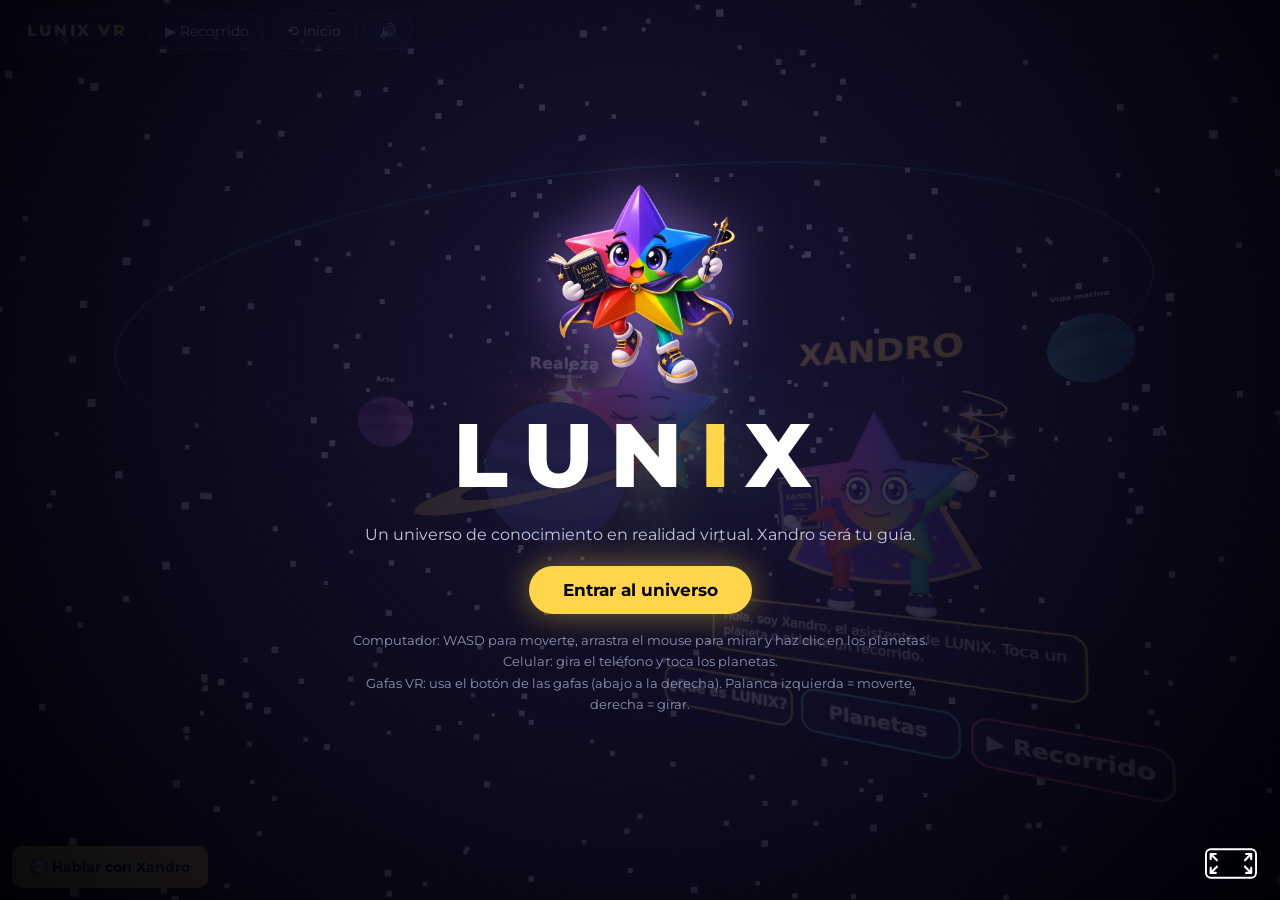
<file: LUNIX/vr/index.html>
<!DOCTYPE html>
<html lang="es">
<head>
  <meta charset="UTF-8">
  <meta name="viewport" content="width=device-width, initial-scale=1">
  <title>LUNIX · Realidad Virtual</title>
  <link rel="stylesheet" href="fuente.css">
<link rel="stylesheet" href="style.css">
  <!-- A-Frame (motor de realidad virtual). Está incluido en la carpeta libs -->
  <script src="libs/aframe.min.js"></script>
    <link rel="icon" type="image/png" href="../ASSETS/Imagenes/xandro.png">
</head>
<body>

  <!-- ===== PANTALLA DE INICIO ===== -->
  <div id="inicio">
    <img class="retrato" data-xandro alt="Xandro">
    <h1>LUN<span>I</span>X</h1>
    <p>Un universo de conocimiento en realidad virtual. Xandro será tu guía.</p>
    <button id="btnEntrar">Entrar al universo</button>
    <small>
      Computador: WASD para moverte, arrastra el mouse para mirar y haz clic en los planetas.<br>
      Celular: gira el teléfono y toca los planetas.<br>
      Gafas VR: usa el botón de las gafas (abajo a la derecha). Palanca izquierda = moverte, derecha = girar.
    </small>
  </div>

  <!-- ===== BARRA SUPERIOR (solo en pantalla normal) ===== -->
  <div id="hud">
    <div class="marca">LUNIX <span>VR</span></div>
    <button id="btnRecorrido">▶ Recorrido</button>
    <button id="btnInicio">⟲ Inicio</button>
    <button id="btnVoz" title="Activar o silenciar la voz de Xandro">🔊</button>
  </div>

  <!-- ===== CHAT 2D CON XANDRO ===== -->
  <button id="btnChat">💬 Hablar con Xandro</button>
  <div id="chat" class="oculto">
    <div class="chat-cab">
      <b class="nombre"><img class="mini" data-xandro alt="">Xandro · LUNIX</b>
      <button id="cerrarChat" title="Cerrar">✕</button>
    </div>
    <div id="mensajes"></div>
    <form id="formChat">
      <input type="text" id="entradaChat" placeholder="Escribe tu pregunta..." autocomplete="off" required>
      <button type="button" id="btnMic" title="Hablarle a Xandro">🎤</button>
      <button type="submit">Enviar</button>
    </form>
  </div>

  <!-- ===== ESCENA DE REALIDAD VIRTUAL ===== -->
  <a-scene id="escena"
           renderer="antialias: true"
           vr-mode-ui="enabled: true"
           loading-screen="enabled: false"
           background="color: #000004">

    <!-- Estrellas del fondo -->
    <a-entity campo-estelar></a-entity>

    <!-- Luz ambiental suave -->
    <a-entity light="type: ambient; color: #8e96c8; intensity: 0.7"></a-entity>

    <!-- Estrella central de LUNIX: la estrella de Xandro (y la luz del sistema).
         Su aspecto y sus animaciones las crea estrella.js -->
    <a-entity id="sol" position="0 2.5 0" estrella-viva="radio: 1.9">
      <a-entity light="type: point; color: #ffe2a8; intensity: 2.2; distance: 0; decay: 0"></a-entity>
    </a-entity>

    <!-- Aquí el script crea los planetas -->
    <a-entity id="sistema" position="0 2.5 0"></a-entity>

    <!-- Panel de información de un planeta (lo maneja el script) -->
    <a-entity id="panelInfo" mirar-camara visible="false"></a-entity>

    <!-- ===== XANDRO: el asistente que te acompaña ===== -->
    <a-entity id="xandro" companero mirar-camara scale="0.7 0.7 0.7" position="0.7 1.5 12">
      <!-- Xandro 3D: lo construye y anima xandro3d.js -->
      <a-entity avatar-xandro></a-entity>
      <!-- la burbuja de texto y los botones se crean desde script.js -->
    </a-entity>

    <!-- ===== EL VISITANTE: cámara + manos ===== -->
    <a-entity id="rig" navegante vr-locomocion position="0 0 14">
      <a-entity id="camara" camera look-controls
                wasd-controls="fly: true; acceleration: 30"
                position="0 1.6 0"></a-entity>
      <a-entity id="manoIzq" laser-controls="hand: left"
                raycaster="objects: .clickable; far: 80"></a-entity>
      <a-entity id="manoDer" laser-controls="hand: right"
                raycaster="objects: .clickable; far: 80"></a-entity>
    </a-entity>

    <!-- Puntero del mouse / dedo -->
    <a-entity cursor="rayOrigin: mouse" raycaster="objects: .clickable; far: 80"></a-entity>
  </a-scene>

  <script src="xandro-img.js"></script>
  <script src="dibujos.js"></script>
  <script src="estrella.js"></script>
  <script src="script.js"></script>
  <script src="xandro3d.js"></script>
</body>
</html>
</file>
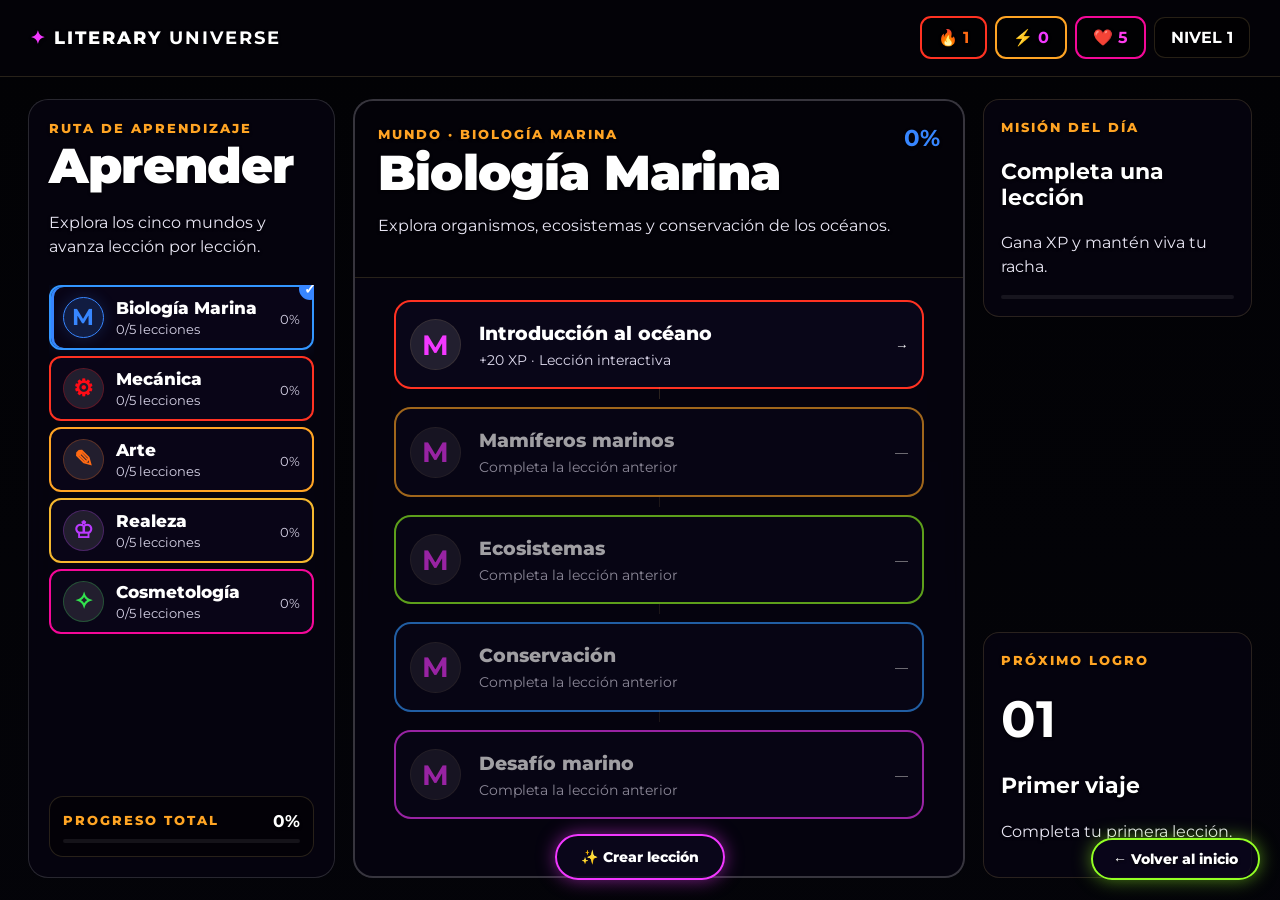
<file: LUNIX/aprender.html>
<!doctype html>
<html lang="es">
<head>
<meta charset="utf-8"><meta name="viewport" content="width=device-width,initial-scale=1">
<title>Literary Universe · Aprender</title>
<link rel="stylesheet" href="ASSETS/CSS/fuente.css">
<link rel="stylesheet" href="ASSETS/CSS/aprender.css">
    <link rel="stylesheet" href="ASSETS/CSS/marca.css">
    <link rel="icon" type="image/png" href="ASSETS/Imagenes/xandro.png">
    <link rel="stylesheet" href="ASSETS/CSS/mejoras.css">
</head>
<body class="pagina-aprender">
<header class="top"><a href="index.html" class="brand">✦ LITERARY <b>UNIVERSE</b></a><div class="stats"><span>🔥 <b id="racha">0</b></span><span>⚡ <b id="xp">0</b></span><span>❤️ <b id="vidas">5</b></span><button id="perfil">NIVEL <b id="nivel">1</b></button></div></header>
<main class="layout">
<aside class="sidebar"><small>RUTA DE APRENDIZAJE</small><h1>Aprender</h1><p>Explora los cinco mundos y avanza lección por lección.</p><div id="mundos"></div><div class="total"><small>PROGRESO TOTAL</small><b id="total">0%</b><i><em id="totalBar"></em></i></div></aside>
<section class="journey"><header><div><small id="etiqueta">MUNDO</small><h2 id="titulo">Biología Marina</h2><p id="desc"></p></div><strong id="porcentaje">0%</strong></header><div id="ruta" class="ruta"></div></section>
<aside class="side"><div><small>MISIÓN DEL DÍA</small><h3 id="mision">Completa una lección</h3><p>Gana XP y mantén viva tu racha.</p><i><em id="dailyBar"></em></i></div><div class="logro"><small>PRÓXIMO LOGRO</small><b id="logroIcon">🌱</b><h3 id="logro">Primer viaje</h3><p id="logroText">Completa tu primera lección.</p></div></aside>
</main>
<div id="modal" class="modal"><div class="window"><button class="close" id="cerrar">×</button><div class="track"><i id="track"></i></div><span id="paso">1/5</span><div id="contenido"></div></div></div>
<div id="perfilModal" class="modal"><div class="window profile"><button class="close" id="cerrarPerfil">×</button><small>PERFIL DEL EXPLORADOR</small><h2>Tu progreso</h2><div class="big"><b id="pNivel">1</b><small>NIVEL</small></div><div class="grid"><div><b id="pXP">0</b><small>XP</small></div><div><b id="pRacha">0</b><small>RACHA</small></div><div><b id="pLecciones">0</b><small>LECCIONES</small></div><div><b id="pMundos">0</b><small>MUNDOS</small></div></div></div></div>
<script src="ASSETS/JS/progreso.js"></script>
<script src="ASSETS/JS/aprender.js"></script>
<script src="ASSETS/JS/aprender-anim.js"></script>
    <a class="volver-inicio" href="index.html">← Volver al inicio</a>
    <script src="ASSETS/JS/fondo-pagina.js"></script>
    <script>
/* Respaldo del progreso: copiar o restaurar el código */
(function(){
  var w=document.querySelector('#perfilModal .window'); if(!w) return;
  var caja=document.createElement('div'); caja.className='respaldo';
  caja.innerHTML='<p class="resp-info">✅ Tu progreso se guarda solo en este navegador. Para llevarlo a otro dispositivo, copia tu código.</p><div class="resp-botones"><button type="button" id="copiarProgreso">📋 Copiar código</button><button type="button" id="restaurarProgreso">📥 Restaurar código</button></div><p class="resp-msg" id="respMsg"></p>';
  w.appendChild(caja);
  var msg=document.getElementById('respMsg');
  document.getElementById('copiarProgreso').onclick=function(){
    var c=LUPROGRESO.exportar();
    (navigator.clipboard&&navigator.clipboard.writeText?navigator.clipboard.writeText(c):Promise.reject()).then(function(){msg.textContent='¡Código copiado! Guárdalo en un lugar seguro.';},function(){prompt('Copia este código:',c);});
  };
  document.getElementById('restaurarProgreso').onclick=function(){
    var c=prompt('Pega aquí tu código de progreso:'); if(!c) return;
    if(LUPROGRESO.importar(c)){msg.textContent='¡Progreso restaurado! Recargando…';setTimeout(function(){location.reload();},800);} else msg.textContent='Ese código no es válido.';
  };
})();
</script>
    <script src="ASSETS/JS/aprender-extra.js"></script>
</body></html>
</file>
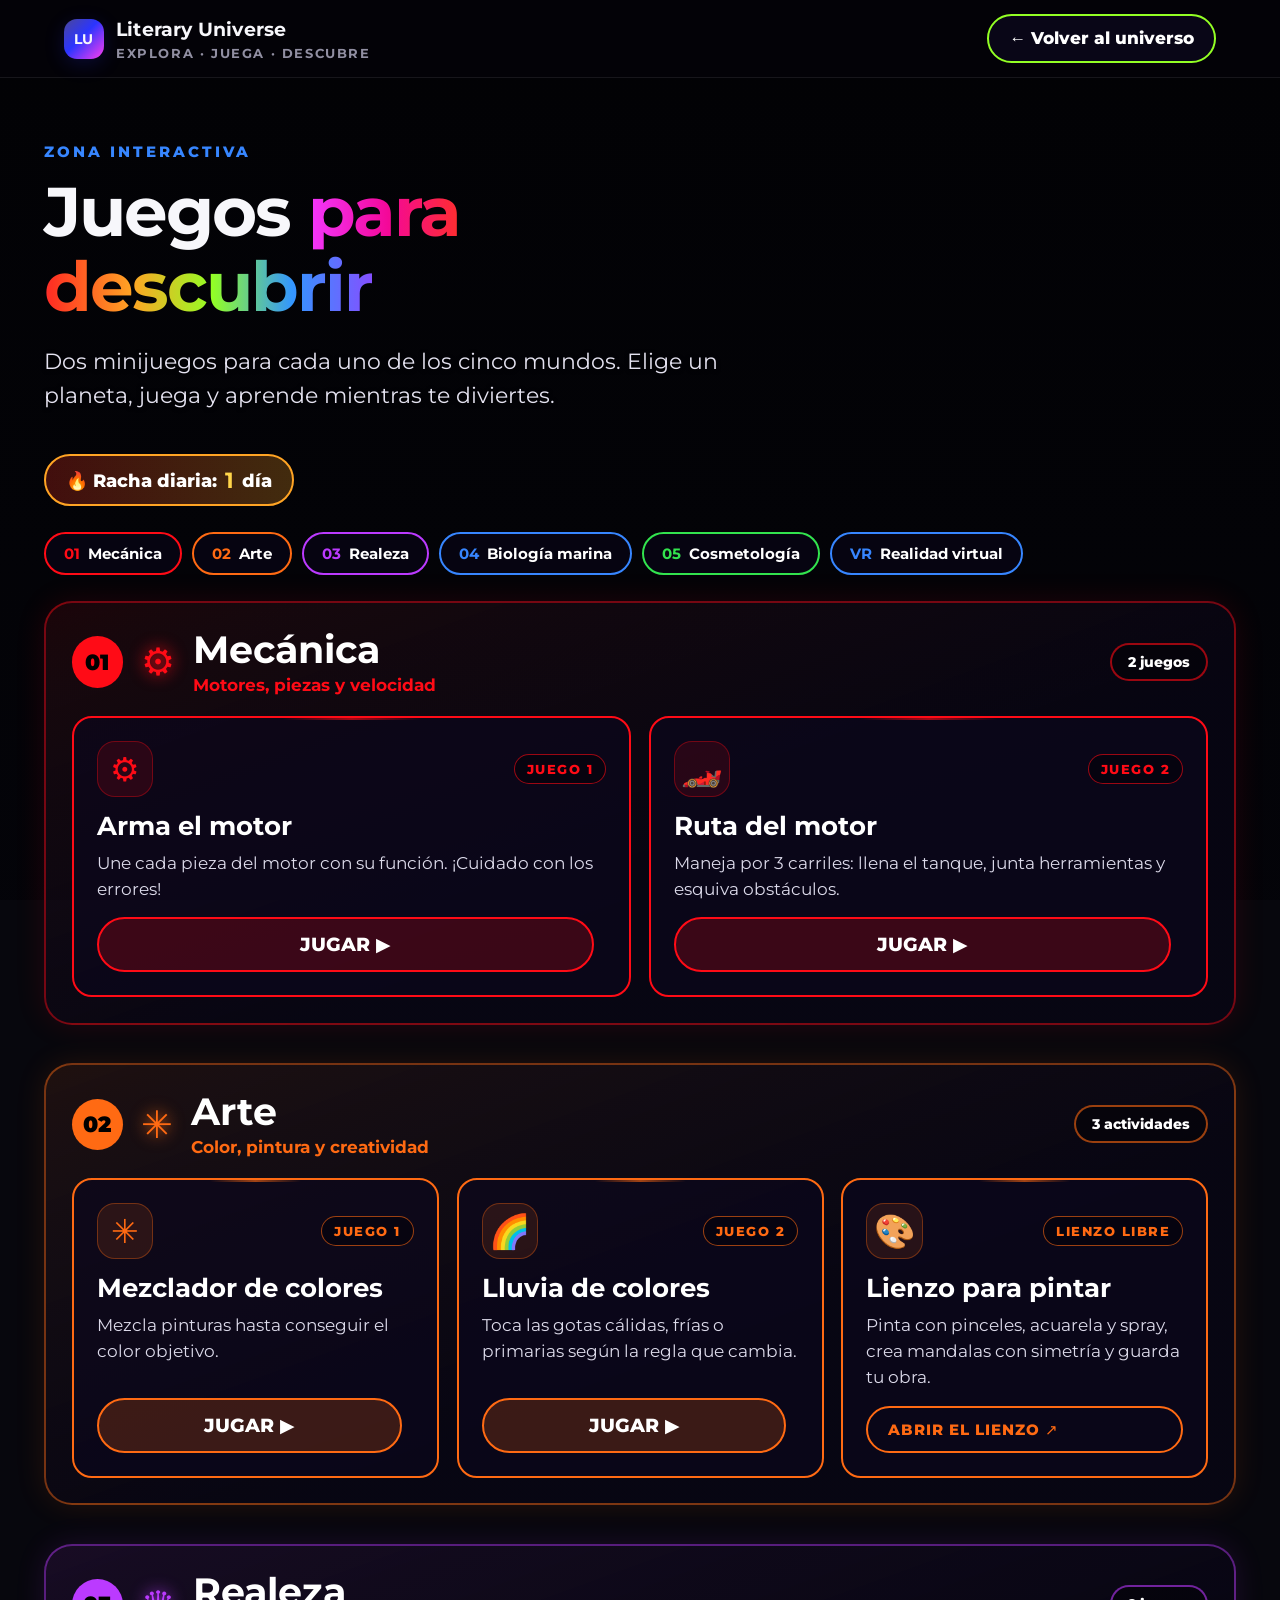
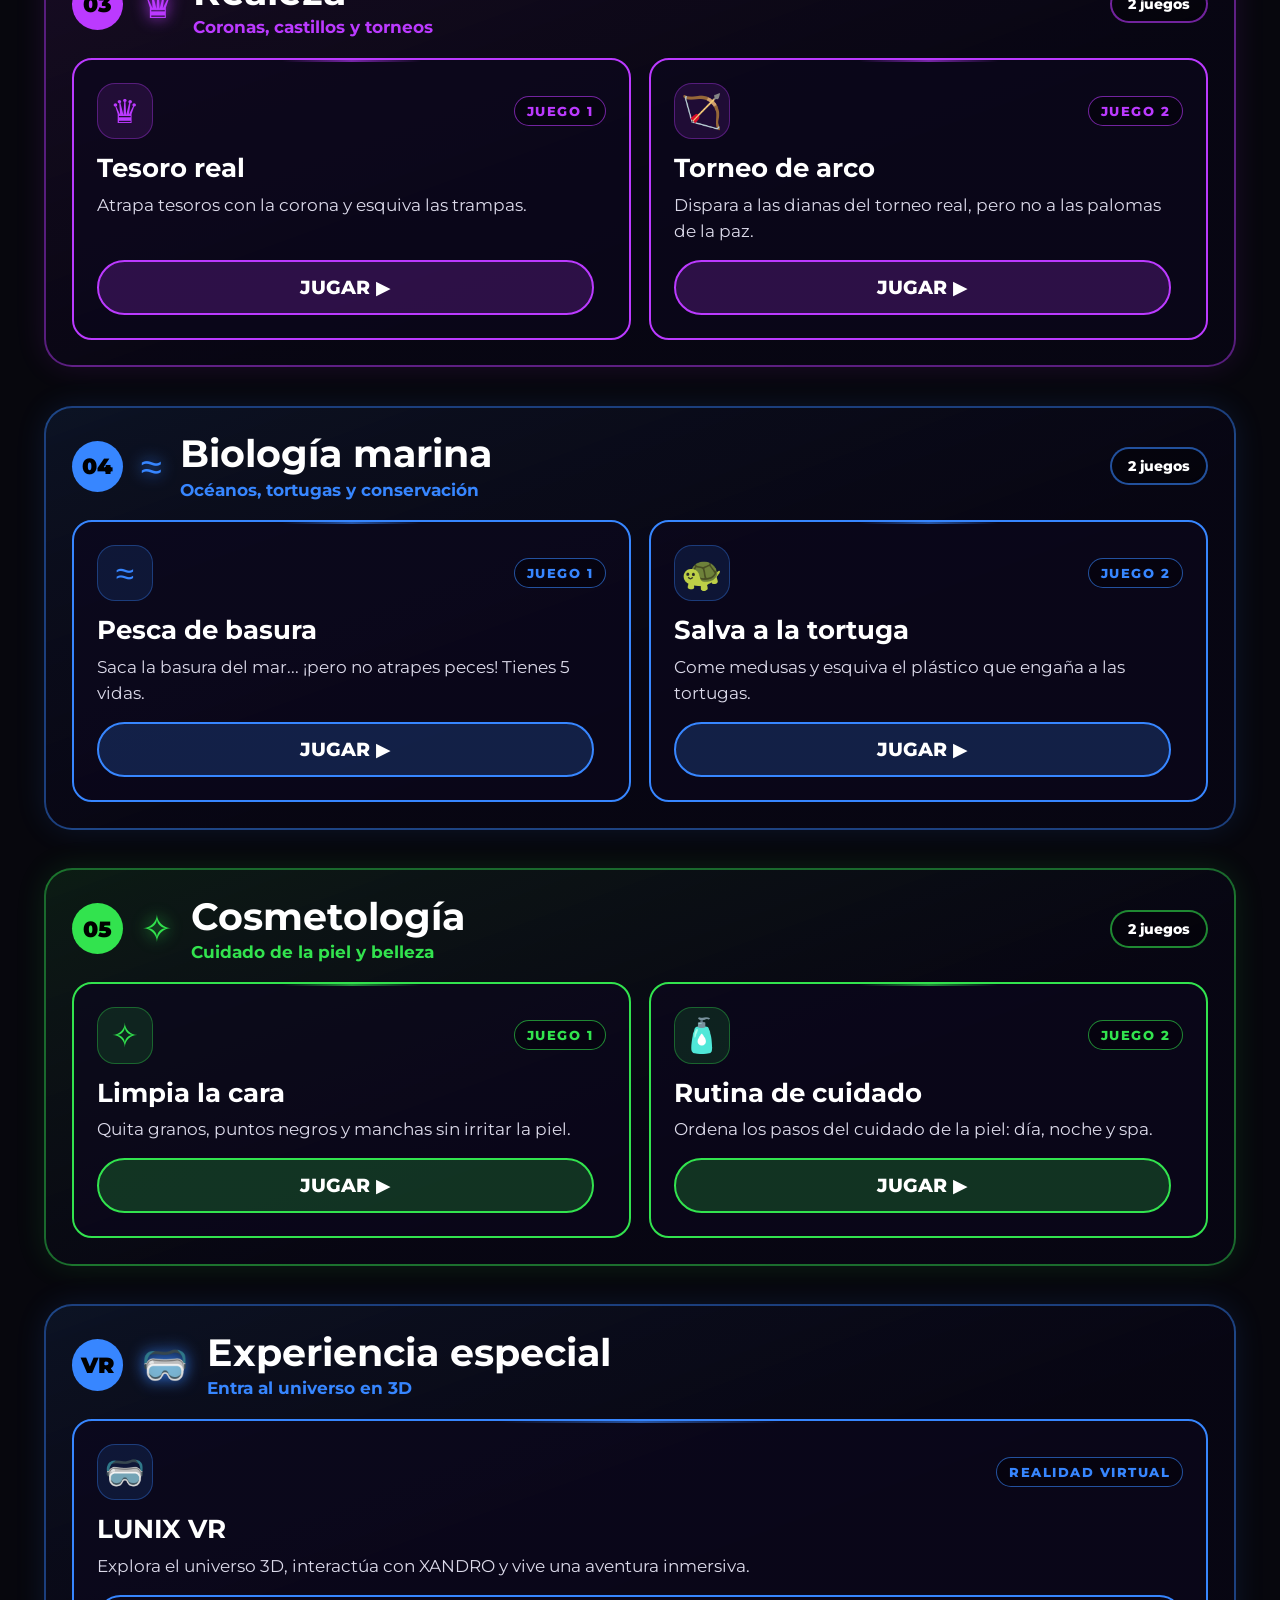
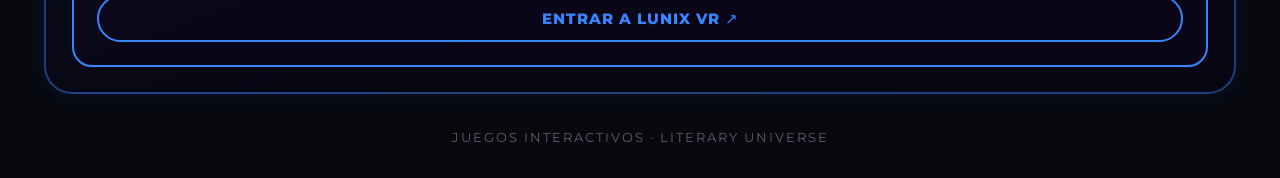
<file: LUNIX/juegos.html>
<!DOCTYPE html>
<html lang="es"><head><meta charset="UTF-8"><meta name="viewport" content="width=device-width, initial-scale=1.0"><title>Juegos · Literary Universe</title><link rel="stylesheet" href="ASSETS/CSS/fuente.css">
<link rel="stylesheet" href="ASSETS/CSS/juegos.css">
    <link rel="stylesheet" href="ASSETS/CSS/marca.css">
    <link rel="stylesheet" href="ASSETS/CSS/juegos-mundos.css">    <link rel="icon" type="image/png" href="ASSETS/Imagenes/xandro.png">
    <link rel="stylesheet" href="ASSETS/CSS/mejoras.css">
</head>
<body class="pagina-juegos"><header class="top"><a class="brand" href="index.html"><span class="brand-mark">LU</span><span>Literary Universe<small>EXPLORA · JUEGA · DESCUBRE</small></span></a><a class="back" href="index.html">← Volver al universo</a></header>
<main class="page"><div class="intro"><span class="eyebrow">ZONA INTERACTIVA</span><h1>Juegos <span>para descubrir</span></h1><p>Dos minijuegos para cada uno de los cinco mundos. Elige un planeta, juega y aprende mientras te diviertes.</p></div>
<div class="racha-chip" id="rachaChip" title="Días seguidos que has jugado o aprendido">🔥 Racha diaria: <b id="rachaJuegos">0</b> <span id="rachaTxt">días</span></div>
<nav class="mj-nav" aria-label="Ir a un mundo"><a href="#j-mecanica" style="--c:#FF0B16"><b>01</b> Mecánica</a><a href="#j-arte" style="--c:#FF6A13"><b>02</b> Arte</a><a href="#j-realeza" style="--c:#BB3AFF"><b>03</b> Realeza</a><a href="#j-marina" style="--c:#3786FF"><b>04</b> Biología marina</a><a href="#j-cosmetologia" style="--c:#32E34E"><b>05</b> Cosmetología</a><a href="#j-vr" style="--c:#3786FF"><b>VR</b> Realidad virtual</a></nav>
<div class="mundos-lista">
<section class="mundo-juegos" id="j-mecanica" style="--accent:#FF0B16;--c:#FF0B16"><header class="mj-cab"><span class="mj-num">01</span><span class="mj-icono">⚙</span><div class="mj-tit"><h2>Mecánica</h2><p>Motores, piezas y velocidad</p></div><span class="mj-cuenta">2 juegos</span></header><div class="mj-grid"><article class="game-card" style="--accent:#FF0B16;--c:#FF0B16"><div class="gc-top"><span class="game-icon">⚙</span><span class="tag">JUEGO 1</span></div><h3>Arma el motor</h3><p>Une cada pieza del motor con su función. ¡Cuidado con los errores!</p><div class="gc-pie"><button class="jugar" data-juego="mecanica">JUGAR ▶</button><span class="mejor" data-mejor="mecanica"></span></div></article><article class="game-card" style="--accent:#FF0B16;--c:#FF0B16"><div class="gc-top"><span class="game-icon">🏎️</span><span class="tag">JUEGO 2</span></div><h3>Ruta del motor</h3><p>Maneja por 3 carriles: llena el tanque, junta herramientas y esquiva obstáculos.</p><div class="gc-pie"><button class="jugar" data-juego="mecanica2">JUGAR ▶</button><span class="mejor" data-mejor="mecanica2"></span></div></article></div></section>
<section class="mundo-juegos" id="j-arte" style="--accent:#FF6A13;--c:#FF6A13"><header class="mj-cab"><span class="mj-num">02</span><span class="mj-icono">✳</span><div class="mj-tit"><h2>Arte</h2><p>Color, pintura y creatividad</p></div><span class="mj-cuenta">3 actividades</span></header><div class="mj-grid"><article class="game-card" style="--accent:#FF6A13;--c:#FF6A13"><div class="gc-top"><span class="game-icon">✳</span><span class="tag">JUEGO 1</span></div><h3>Mezclador de colores</h3><p>Mezcla pinturas hasta conseguir el color objetivo.</p><div class="gc-pie"><button class="jugar" data-juego="arte">JUGAR ▶</button><span class="mejor" data-mejor="arte"></span></div></article><article class="game-card" style="--accent:#FF6A13;--c:#FF6A13"><div class="gc-top"><span class="game-icon">🌈</span><span class="tag">JUEGO 2</span></div><h3>Lluvia de colores</h3><p>Toca las gotas cálidas, frías o primarias según la regla que cambia.</p><div class="gc-pie"><button class="jugar" data-juego="arte2">JUGAR ▶</button><span class="mejor" data-mejor="arte2"></span></div></article><a class="game-card game-card-lienzo" href="lienzo.html" style="--accent:#FF6A13;--c:#FF6A13"><div class="gc-top"><span class="game-icon">🎨</span><span class="tag">LIENZO LIBRE</span></div><h3>Lienzo para pintar</h3><p>Pinta con pinceles, acuarela y spray, crea mandalas con simetría y guarda tu obra.</p><div class="gc-pie"><span class="status">ABRIR EL LIENZO ↗</span></div></a></div></section>
<section class="mundo-juegos" id="j-realeza" style="--accent:#BB3AFF;--c:#BB3AFF"><header class="mj-cab"><span class="mj-num">03</span><span class="mj-icono">♛</span><div class="mj-tit"><h2>Realeza</h2><p>Coronas, castillos y torneos</p></div><span class="mj-cuenta">2 juegos</span></header><div class="mj-grid"><article class="game-card" style="--accent:#BB3AFF;--c:#BB3AFF"><div class="gc-top"><span class="game-icon">♛</span><span class="tag">JUEGO 1</span></div><h3>Tesoro real</h3><p>Atrapa tesoros con la corona y esquiva las trampas.</p><div class="gc-pie"><button class="jugar" data-juego="realeza">JUGAR ▶</button><span class="mejor" data-mejor="realeza"></span></div></article><article class="game-card" style="--accent:#BB3AFF;--c:#BB3AFF"><div class="gc-top"><span class="game-icon">🏹</span><span class="tag">JUEGO 2</span></div><h3>Torneo de arco</h3><p>Dispara a las dianas del torneo real, pero no a las palomas de la paz.</p><div class="gc-pie"><button class="jugar" data-juego="realeza2">JUGAR ▶</button><span class="mejor" data-mejor="realeza2"></span></div></article></div></section>
<section class="mundo-juegos" id="j-marina" style="--accent:#3786FF;--c:#3786FF"><header class="mj-cab"><span class="mj-num">04</span><span class="mj-icono">≈</span><div class="mj-tit"><h2>Biología marina</h2><p>Océanos, tortugas y conservación</p></div><span class="mj-cuenta">2 juegos</span></header><div class="mj-grid"><article class="game-card" style="--accent:#3786FF;--c:#3786FF"><div class="gc-top"><span class="game-icon">≈</span><span class="tag">JUEGO 1</span></div><h3>Pesca de basura</h3><p>Saca la basura del mar... ¡pero no atrapes peces! Tienes 5 vidas.</p><div class="gc-pie"><button class="jugar" data-juego="marina">JUGAR ▶</button><span class="mejor" data-mejor="marina"></span></div></article><article class="game-card" style="--accent:#3786FF;--c:#3786FF"><div class="gc-top"><span class="game-icon">🐢</span><span class="tag">JUEGO 2</span></div><h3>Salva a la tortuga</h3><p>Come medusas y esquiva el plástico que engaña a las tortugas.</p><div class="gc-pie"><button class="jugar" data-juego="marina2">JUGAR ▶</button><span class="mejor" data-mejor="marina2"></span></div></article></div></section>
<section class="mundo-juegos" id="j-cosmetologia" style="--accent:#32E34E;--c:#32E34E"><header class="mj-cab"><span class="mj-num">05</span><span class="mj-icono">✧</span><div class="mj-tit"><h2>Cosmetología</h2><p>Cuidado de la piel y belleza</p></div><span class="mj-cuenta">2 juegos</span></header><div class="mj-grid"><article class="game-card" style="--accent:#32E34E;--c:#32E34E"><div class="gc-top"><span class="game-icon">✧</span><span class="tag">JUEGO 1</span></div><h3>Limpia la cara</h3><p>Quita granos, puntos negros y manchas sin irritar la piel.</p><div class="gc-pie"><button class="jugar" data-juego="cosmetologia">JUGAR ▶</button><span class="mejor" data-mejor="cosmetologia"></span></div></article><article class="game-card" style="--accent:#32E34E;--c:#32E34E"><div class="gc-top"><span class="game-icon">🧴</span><span class="tag">JUEGO 2</span></div><h3>Rutina de cuidado</h3><p>Ordena los pasos del cuidado de la piel: día, noche y spa.</p><div class="gc-pie"><button class="jugar" data-juego="cosmetologia2">JUGAR ▶</button><span class="mejor" data-mejor="cosmetologia2"></span></div></article></div></section>
<section class="mundo-juegos" id="j-vr" style="--accent:#3786FF;--c:#3786FF"><header class="mj-cab"><span class="mj-num">VR</span><span class="mj-icono">🥽</span><div class="mj-tit"><h2>Experiencia especial</h2><p>Entra al universo en 3D</p></div></header><div class="mj-grid"><a class="game-card game-card-vr mj-ancha" style="--accent:#3786FF;--c:#3786FF" href="vr/index.html"><div class="gc-top"><span class="game-icon">🥽</span><span class="tag">REALIDAD VIRTUAL</span></div><h3>LUNIX <span>VR</span></h3><p>Explora el universo 3D, interactúa con XANDRO y vive una aventura inmersiva.</p><div class="gc-pie"><span class="status">ENTRAR A LUNIX VR ↗</span></div></a></div></section>
</div>
<footer>JUEGOS INTERACTIVOS · LITERARY UNIVERSE</footer></main><div class="gm" id="gm" hidden role="dialog" aria-modal="true" aria-labelledby="gmTitulo"><div class="gm-ventana"><div class="gm-cabecera"><h2 id="gmTitulo"></h2><div class="gm-hud"><span id="gmVidas"></span><span id="gmPuntos"></span></div><button class="gm-sonido" id="gmPausa" aria-label="Pausar">⏸</button><button class="gm-sonido" id="gmSonido" aria-label="Activar o quitar sonido">🔊</button><button class="gm-cerrar" id="gmCerrar" aria-label="Cerrar juego">×</button></div><p class="gm-ayuda" id="gmAyuda"></p><div class="gm-escena" id="gmEscena"></div></div></div>
<script src="ASSETS/JS/progreso.js"></script><script src="ASSETS/JS/juegos-mundos.js"></script><script src="ASSETS/JS/animaciones-lunix.js"></script><script src="ASSETS/JS/chat-xandro.js"></script>    <script src="ASSETS/JS/fondo-pagina.js"></script>
</body></html>
</file>
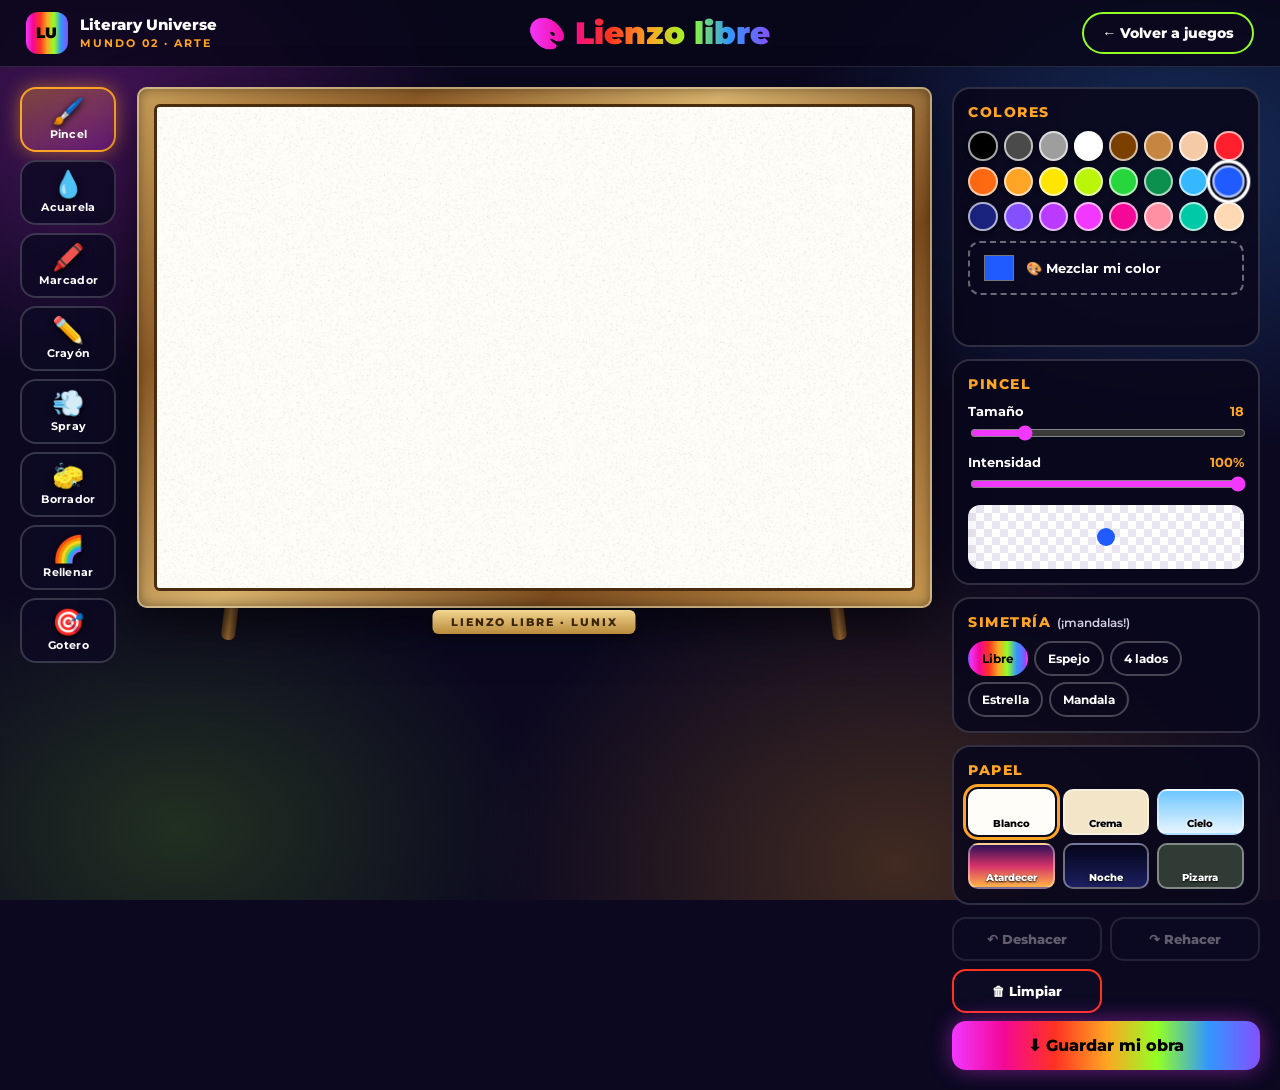
<file: LUNIX/lienzo.html>
<!doctype html>
<html lang="es">
<head>
<meta charset="utf-8">
<meta name="viewport" content="width=device-width,initial-scale=1,viewport-fit=cover">
<title>Lienzo libre · Arte · Literary Universe</title>
<link rel="stylesheet" href="ASSETS/CSS/fuente.css">
<link rel="stylesheet" href="ASSETS/CSS/lienzo.css">
<link rel="icon" type="image/png" href="ASSETS/Imagenes/xandro.png">
</head>
<body>
<header class="top">
  <a class="brand" href="index.html"><span class="brand-mark">LU</span><span>Literary Universe<small>MUNDO 02 · ARTE</small></span></a>
  <h1 class="titulo">🎨 Lienzo libre</h1>
  <a class="volver" href="juegos.html">← Volver a juegos</a>
</header>

<main class="estudio">
  <!-- Herramientas -->
  <nav class="herramientas" aria-label="Herramientas" id="herramientas">
    <button class="herr activa" data-herr="pincel" title="Pincel (B)"><span>🖌️</span><b>Pincel</b></button>
    <button class="herr" data-herr="acuarela" title="Acuarela"><span>💧</span><b>Acuarela</b></button>
    <button class="herr" data-herr="marcador" title="Marcador"><span>🖍️</span><b>Marcador</b></button>
    <button class="herr" data-herr="crayon" title="Crayón"><span>✏️</span><b>Crayón</b></button>
    <button class="herr" data-herr="spray" title="Spray"><span>💨</span><b>Spray</b></button>
    <button class="herr" data-herr="borrador" title="Borrador (E)"><span>🧽</span><b>Borrador</b></button>
    <button class="herr" data-herr="cubeta" title="Rellenar"><span>🌈</span><b>Rellenar</b></button>
    <button class="herr" data-herr="gotero" title="Gotero: copia un color"><span>🎯</span><b>Gotero</b></button>
  </nav>

  <!-- Caballete con el lienzo -->
  <section class="escenario">
    <div class="caballete">
      <div class="marco">
        <div class="lienzo" id="lienzo">
          <canvas id="fondo"></canvas>
          <canvas id="pintura"></canvas>
          <canvas id="trazo"></canvas>
        </div>
      </div>
      <div class="placa">LIENZO LIBRE · LUNIX</div>
    </div>
    <div class="anillo" id="anillo" hidden></div>
  </section>

  <!-- Panel de color y opciones -->
  <aside class="panel">
    <div class="caja">
      <h2>Colores</h2>
      <div class="paleta" id="paleta"></div>
      <div class="fila">
        <label class="mi-color" title="Elige cualquier color"><input type="color" id="colorLibre" value="#1f5bff"><span>🎨 Mezclar mi color</span></label>
      </div>
      <div class="recientes" id="recientes" aria-label="Colores recientes"></div>
    </div>

    <div class="caja">
      <h2>Pincel</h2>
      <label class="ctl">Tamaño <b id="vTam">18</b><input type="range" id="tam" min="2" max="90" value="18"></label>
      <label class="ctl">Intensidad <b id="vOpa">100%</b><input type="range" id="opa" min="5" max="100" value="100"></label>
      <div class="vista-pincel"><i id="vistaPincel"></i></div>
    </div>

    <div class="caja">
      <h2>Simetría <small>(¡mandalas!)</small></h2>
      <div class="chips" id="simetria">
        <button class="chip activa" data-sim="off">Libre</button>
        <button class="chip" data-sim="espejo">Espejo</button>
        <button class="chip" data-sim="x4">4 lados</button>
        <button class="chip" data-sim="rad6">Estrella</button>
        <button class="chip" data-sim="mandala">Mandala</button>
      </div>
    </div>

    <div class="caja">
      <h2>Papel</h2>
      <div class="papeles" id="papeles"></div>
    </div>

    <div class="acciones">
      <button class="btn" id="deshacer" title="Deshacer (Ctrl+Z)">↶ Deshacer</button>
      <button class="btn" id="rehacer" title="Rehacer (Ctrl+Y)">↷ Rehacer</button>
      <button class="btn peligro" id="limpiar">🗑 Limpiar</button>
      <button class="btn grande" id="guardar">⬇ Guardar mi obra</button>
    </div>
  </aside>
</main>

<script src="ASSETS/JS/lienzo.js"></script>
</body>
</html>
</file>
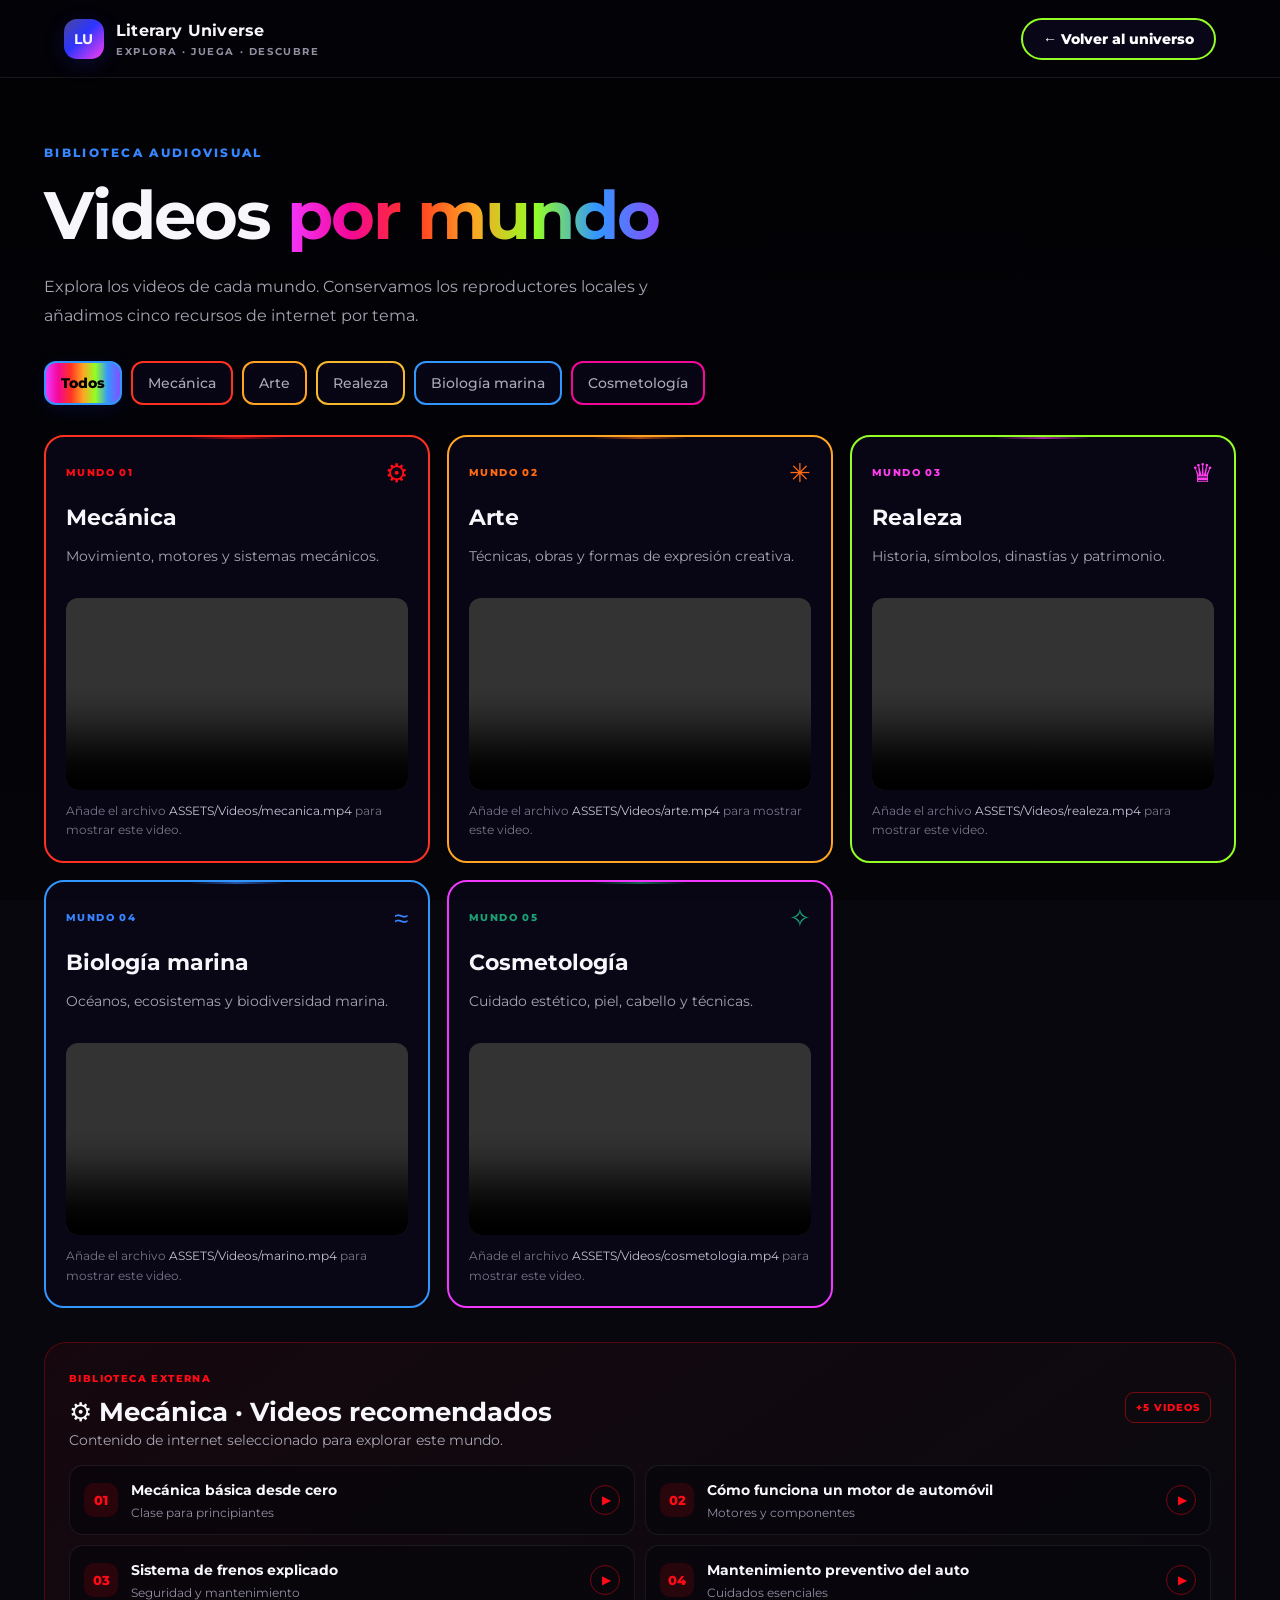
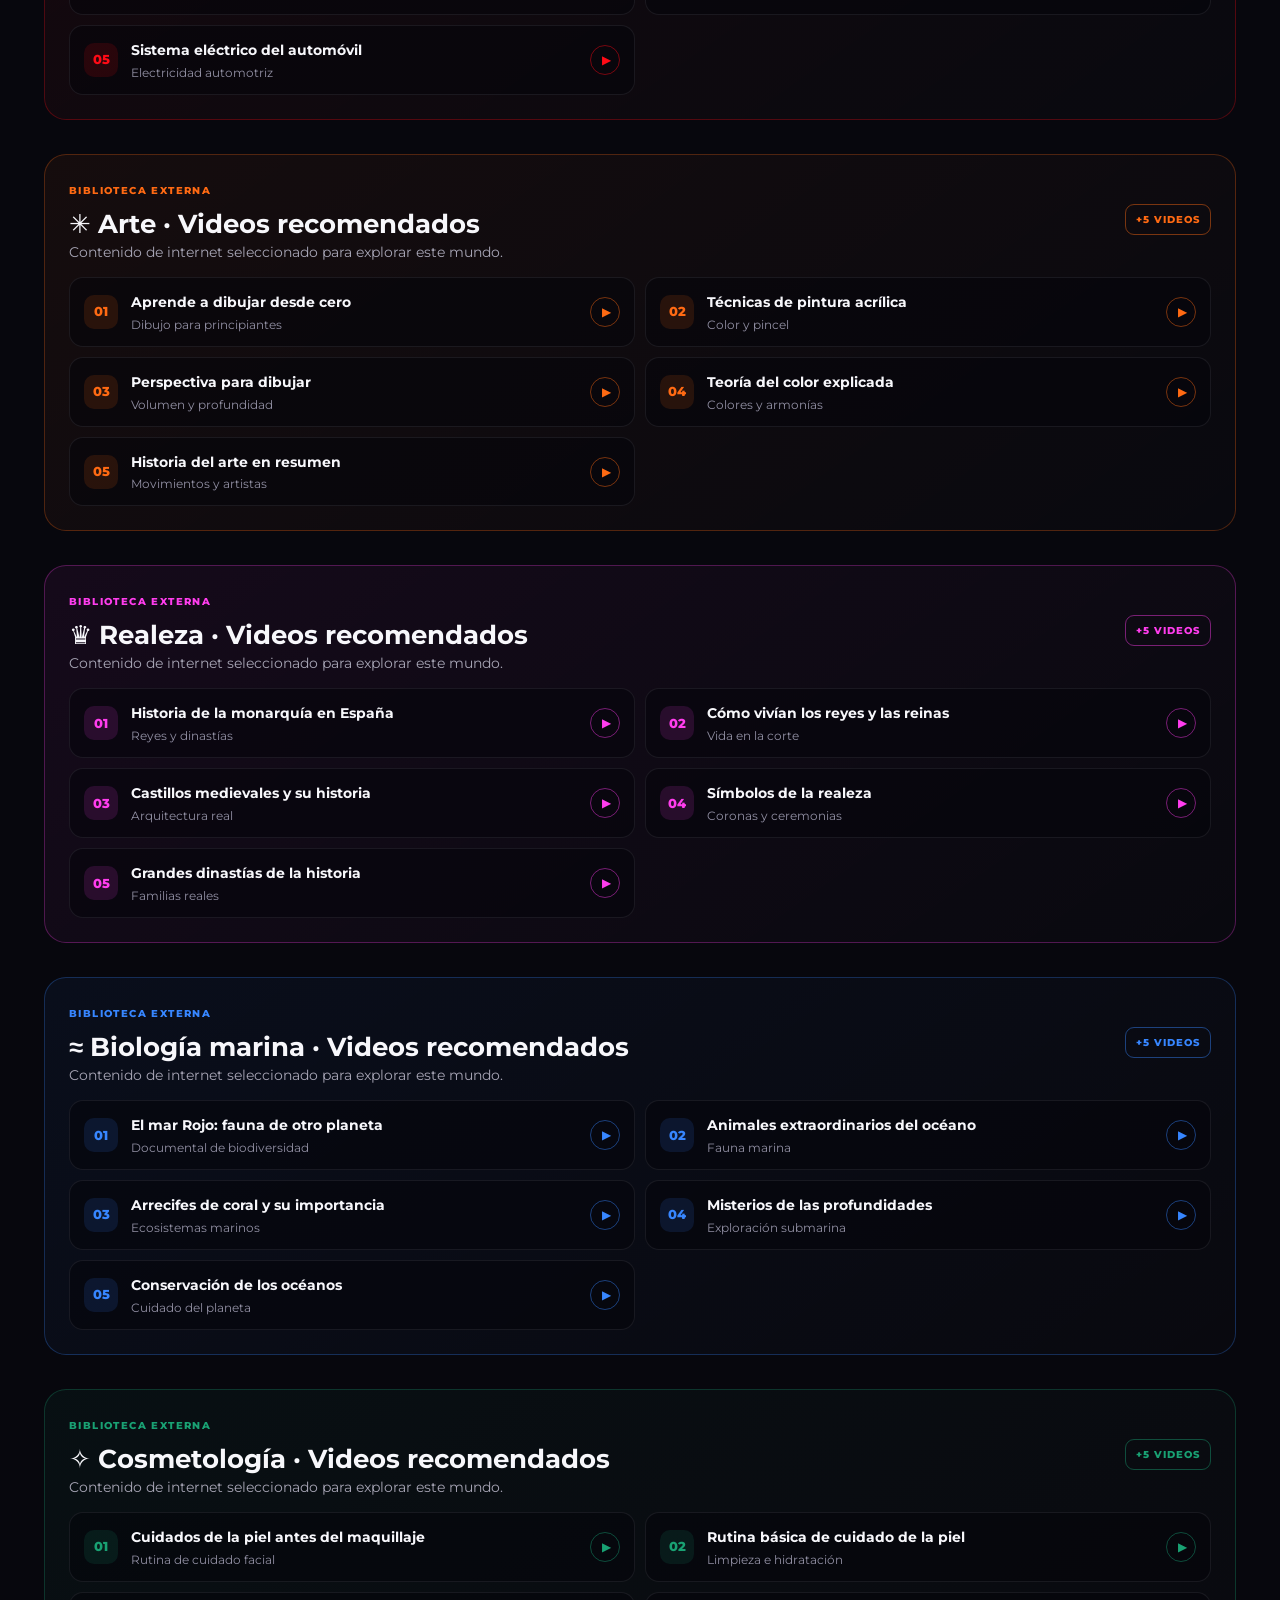
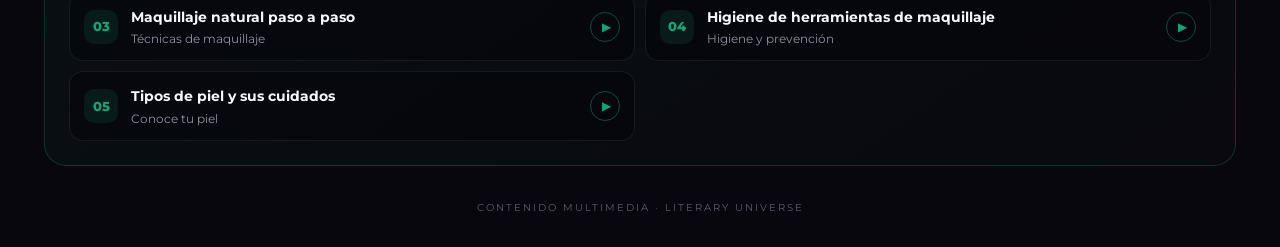
<file: LUNIX/videos.html>
<!DOCTYPE html>
<html lang="es"><head><meta charset="UTF-8"><meta name="viewport" content="width=device-width, initial-scale=1.0">
<title>Videos · Literary Universe</title><link rel="stylesheet" href="ASSETS/CSS/fuente.css">
<link rel="stylesheet" href="ASSETS/CSS/juegos.css">
    <link rel="stylesheet" href="ASSETS/CSS/marca.css">    <link rel="icon" type="image/png" href="ASSETS/Imagenes/xandro.png">
    <link rel="stylesheet" href="ASSETS/CSS/mejoras.css">
</head>
<body class="pagina-videos"><header class="top"><a class="brand" href="index.html"><span class="brand-mark">LU</span><span>Literary Universe<small>EXPLORA · JUEGA · DESCUBRE</small></span></a><a class="back" href="index.html">← Volver al universo</a></header>
<main class="page"><div class="intro"><span class="eyebrow">BIBLIOTECA AUDIOVISUAL</span><h1>Videos <span>por mundo</span></h1><p>Explora los videos de cada mundo. Conservamos los reproductores locales y añadimos cinco recursos de internet por tema.</p></div>
<nav class="filters" aria-label="Filtrar por mundo"><button class="filter active" data-filter="todos">Todos</button><button class="filter" data-filter="mecanica">Mecánica</button><button class="filter" data-filter="arte">Arte</button><button class="filter" data-filter="realeza">Realeza</button><button class="filter" data-filter="biologia-marina">Biología marina</button><button class="filter" data-filter="cosmetologia">Cosmetología</button></nav>
<section class="grid" id="mediaGrid">
<article class="media-card" data-world="mecanica" style="--accent:#FF0B16"><div class="card-top"><span class="tag">MUNDO 01</span><span class="symbol">⚙</span></div><h2>Mecánica</h2><p>Movimiento, motores y sistemas mecánicos.</p><video controls preload="metadata" playsinline><source src="ASSETS/Videos/mecanica.mp4" type="video/mp4"></video><p class="missing">Añade el archivo <code>ASSETS/Videos/mecanica.mp4</code> para mostrar este video.</p></article>
<article class="media-card" data-world="arte" style="--accent:#FF6A13"><div class="card-top"><span class="tag">MUNDO 02</span><span class="symbol">✳</span></div><h2>Arte</h2><p>Técnicas, obras y formas de expresión creativa.</p><video controls preload="metadata" playsinline><source src="ASSETS/Videos/arte.mp4" type="video/mp4"></video><p class="missing">Añade el archivo <code>ASSETS/Videos/arte.mp4</code> para mostrar este video.</p></article>
<article class="media-card" data-world="realeza" style="--accent:#FF3DEE"><div class="card-top"><span class="tag">MUNDO 03</span><span class="symbol">♛</span></div><h2>Realeza</h2><p>Historia, símbolos, dinastías y patrimonio.</p><video controls preload="metadata" playsinline><source src="ASSETS/Videos/realeza.mp4" type="video/mp4"></video><p class="missing">Añade el archivo <code>ASSETS/Videos/realeza.mp4</code> para mostrar este video.</p></article>
<article class="media-card" data-world="biologia-marina" style="--accent:#3786FF"><div class="card-top"><span class="tag">MUNDO 04</span><span class="symbol">≈</span></div><h2>Biología marina</h2><p>Océanos, ecosistemas y biodiversidad marina.</p><video controls preload="metadata" playsinline><source src="ASSETS/Videos/marino.mp4" type="video/mp4"></video><p class="missing">Añade el archivo <code>ASSETS/Videos/marino.mp4</code> para mostrar este video.</p></article>
<article class="media-card" data-world="cosmetologia" style="--accent:#19A173"><div class="card-top"><span class="tag">MUNDO 05</span><span class="symbol">✧</span></div><h2>Cosmetología</h2><p>Cuidado estético, piel, cabello y técnicas.</p><video controls preload="metadata" playsinline><source src="ASSETS/Videos/cosmetologia.mp4" type="video/mp4"></video><p class="missing">Añade el archivo <code>ASSETS/Videos/cosmetologia.mp4</code> para mostrar este video.</p></article>
</section>
<section class="recommendations" data-world="mecanica" style="--accent:#FF0B16">
<div class="recommendation-heading"><div><span class="tag">BIBLIOTECA EXTERNA</span><h2>⚙ Mecánica · Videos recomendados</h2><p>Contenido de internet seleccionado para explorar este mundo.</p></div><span class="count">+5 VIDEOS</span></div>
<div class="video-links">
<a class="video-link" href="https://www.youtube.com/watch?v=rXlBDVEihOQ" target="_blank" rel="noopener noreferrer"><span class="video-number">01</span><span class="video-link-copy"><strong>Mecánica básica desde cero</strong><small>Clase para principiantes</small></span><span class="play-icon" aria-hidden="true">▶</span></a>
<a class="video-link" href="https://www.youtube.com/results?search_query=como+funciona+un+motor+de+automovil+explicacion" target="_blank" rel="noopener noreferrer"><span class="video-number">02</span><span class="video-link-copy"><strong>Cómo funciona un motor de automóvil</strong><small>Motores y componentes</small></span><span class="play-icon" aria-hidden="true">▶</span></a>
<a class="video-link" href="https://www.youtube.com/results?search_query=sistema+de+frenos+automotriz+explicado" target="_blank" rel="noopener noreferrer"><span class="video-number">03</span><span class="video-link-copy"><strong>Sistema de frenos explicado</strong><small>Seguridad y mantenimiento</small></span><span class="play-icon" aria-hidden="true">▶</span></a>
<a class="video-link" href="https://www.youtube.com/results?search_query=mantenimiento+preventivo+automovil+paso+a+paso" target="_blank" rel="noopener noreferrer"><span class="video-number">04</span><span class="video-link-copy"><strong>Mantenimiento preventivo del auto</strong><small>Cuidados esenciales</small></span><span class="play-icon" aria-hidden="true">▶</span></a>
<a class="video-link" href="https://www.youtube.com/results?search_query=sistema+electrico+automotriz+basico" target="_blank" rel="noopener noreferrer"><span class="video-number">05</span><span class="video-link-copy"><strong>Sistema eléctrico del automóvil</strong><small>Electricidad automotriz</small></span><span class="play-icon" aria-hidden="true">▶</span></a>
</div></section>
<section class="recommendations" data-world="arte" style="--accent:#FF6A13">
<div class="recommendation-heading"><div><span class="tag">BIBLIOTECA EXTERNA</span><h2>✳ Arte · Videos recomendados</h2><p>Contenido de internet seleccionado para explorar este mundo.</p></div><span class="count">+5 VIDEOS</span></div>
<div class="video-links">
<a class="video-link" href="https://www.youtube.com/results?search_query=aprender+a+dibujar+desde+cero+tutorial" target="_blank" rel="noopener noreferrer"><span class="video-number">01</span><span class="video-link-copy"><strong>Aprende a dibujar desde cero</strong><small>Dibujo para principiantes</small></span><span class="play-icon" aria-hidden="true">▶</span></a>
<a class="video-link" href="https://www.youtube.com/results?search_query=tecnicas+de+pintura+acrilica+para+principiantes" target="_blank" rel="noopener noreferrer"><span class="video-number">02</span><span class="video-link-copy"><strong>Técnicas de pintura acrílica</strong><small>Color y pincel</small></span><span class="play-icon" aria-hidden="true">▶</span></a>
<a class="video-link" href="https://www.youtube.com/results?search_query=perspectiva+para+dibujo+artistico+principiantes" target="_blank" rel="noopener noreferrer"><span class="video-number">03</span><span class="video-link-copy"><strong>Perspectiva para dibujar</strong><small>Volumen y profundidad</small></span><span class="play-icon" aria-hidden="true">▶</span></a>
<a class="video-link" href="https://www.youtube.com/results?search_query=teoria+del+color+para+artistas+explicada" target="_blank" rel="noopener noreferrer"><span class="video-number">04</span><span class="video-link-copy"><strong>Teoría del color explicada</strong><small>Colores y armonías</small></span><span class="play-icon" aria-hidden="true">▶</span></a>
<a class="video-link" href="https://www.youtube.com/results?search_query=historia+del+arte+resumen+documental+espanol" target="_blank" rel="noopener noreferrer"><span class="video-number">05</span><span class="video-link-copy"><strong>Historia del arte en resumen</strong><small>Movimientos y artistas</small></span><span class="play-icon" aria-hidden="true">▶</span></a>
</div></section>
<section class="recommendations" data-world="realeza" style="--accent:#FF3DEE">
<div class="recommendation-heading"><div><span class="tag">BIBLIOTECA EXTERNA</span><h2>♛ Realeza · Videos recomendados</h2><p>Contenido de internet seleccionado para explorar este mundo.</p></div><span class="count">+5 VIDEOS</span></div>
<div class="video-links">
<a class="video-link" href="https://www.youtube.com/watch?v=UUFlsPJ1VtY" target="_blank" rel="noopener noreferrer"><span class="video-number">01</span><span class="video-link-copy"><strong>Historia de la monarquía en España</strong><small>Reyes y dinastías</small></span><span class="play-icon" aria-hidden="true">▶</span></a>
<a class="video-link" href="https://www.youtube.com/results?search_query=como+vivian+los+reyes+y+reinas+historia" target="_blank" rel="noopener noreferrer"><span class="video-number">02</span><span class="video-link-copy"><strong>Cómo vivían los reyes y las reinas</strong><small>Vida en la corte</small></span><span class="play-icon" aria-hidden="true">▶</span></a>
<a class="video-link" href="https://www.youtube.com/results?search_query=castillos+medievales+historia+documental+espanol" target="_blank" rel="noopener noreferrer"><span class="video-number">03</span><span class="video-link-copy"><strong>Castillos medievales y su historia</strong><small>Arquitectura real</small></span><span class="play-icon" aria-hidden="true">▶</span></a>
<a class="video-link" href="https://www.youtube.com/results?search_query=simbolos+de+la+realeza+coronas+coronacion+historia" target="_blank" rel="noopener noreferrer"><span class="video-number">04</span><span class="video-link-copy"><strong>Símbolos de la realeza</strong><small>Coronas y ceremonias</small></span><span class="play-icon" aria-hidden="true">▶</span></a>
<a class="video-link" href="https://www.youtube.com/results?search_query=grandes+dinastias+reales+historia+documental" target="_blank" rel="noopener noreferrer"><span class="video-number">05</span><span class="video-link-copy"><strong>Grandes dinastías de la historia</strong><small>Familias reales</small></span><span class="play-icon" aria-hidden="true">▶</span></a>
</div></section>
<section class="recommendations" data-world="biologia-marina" style="--accent:#3786FF">
<div class="recommendation-heading"><div><span class="tag">BIBLIOTECA EXTERNA</span><h2>≈ Biología marina · Videos recomendados</h2><p>Contenido de internet seleccionado para explorar este mundo.</p></div><span class="count">+5 VIDEOS</span></div>
<div class="video-links">
<a class="video-link" href="https://www.youtube.com/watch?v=PxvPbV2FGso" target="_blank" rel="noopener noreferrer"><span class="video-number">01</span><span class="video-link-copy"><strong>El mar Rojo: fauna de otro planeta</strong><small>Documental de biodiversidad</small></span><span class="play-icon" aria-hidden="true">▶</span></a>
<a class="video-link" href="https://www.youtube.com/results?search_query=documental+animales+marinos+extraordinarios+espanol" target="_blank" rel="noopener noreferrer"><span class="video-number">02</span><span class="video-link-copy"><strong>Animales extraordinarios del océano</strong><small>Fauna marina</small></span><span class="play-icon" aria-hidden="true">▶</span></a>
<a class="video-link" href="https://www.youtube.com/results?search_query=arrecifes+de+coral+documental+espanol" target="_blank" rel="noopener noreferrer"><span class="video-number">03</span><span class="video-link-copy"><strong>Arrecifes de coral y su importancia</strong><small>Ecosistemas marinos</small></span><span class="play-icon" aria-hidden="true">▶</span></a>
<a class="video-link" href="https://www.youtube.com/results?search_query=misterios+de+las+profundidades+del+oceano+documental+espanol" target="_blank" rel="noopener noreferrer"><span class="video-number">04</span><span class="video-link-copy"><strong>Misterios de las profundidades</strong><small>Exploración submarina</small></span><span class="play-icon" aria-hidden="true">▶</span></a>
<a class="video-link" href="https://www.youtube.com/results?search_query=conservacion+de+los+oceanos+educativo+espanol" target="_blank" rel="noopener noreferrer"><span class="video-number">05</span><span class="video-link-copy"><strong>Conservación de los océanos</strong><small>Cuidado del planeta</small></span><span class="play-icon" aria-hidden="true">▶</span></a>
</div></section>
<section class="recommendations" data-world="cosmetologia" style="--accent:#19A173">
<div class="recommendation-heading"><div><span class="tag">BIBLIOTECA EXTERNA</span><h2>✧ Cosmetología · Videos recomendados</h2><p>Contenido de internet seleccionado para explorar este mundo.</p></div><span class="count">+5 VIDEOS</span></div>
<div class="video-links">
<a class="video-link" href="https://www.youtube.com/watch?v=P4jJQ5tCyLQ" target="_blank" rel="noopener noreferrer"><span class="video-number">01</span><span class="video-link-copy"><strong>Cuidados de la piel antes del maquillaje</strong><small>Rutina de cuidado facial</small></span><span class="play-icon" aria-hidden="true">▶</span></a>
<a class="video-link" href="https://www.youtube.com/results?search_query=rutina+basica+cuidado+de+la+piel+dermatologa+espanol" target="_blank" rel="noopener noreferrer"><span class="video-number">02</span><span class="video-link-copy"><strong>Rutina básica de cuidado de la piel</strong><small>Limpieza e hidratación</small></span><span class="play-icon" aria-hidden="true">▶</span></a>
<a class="video-link" href="https://www.youtube.com/results?search_query=maquillaje+natural+paso+a+paso+espanol" target="_blank" rel="noopener noreferrer"><span class="video-number">03</span><span class="video-link-copy"><strong>Maquillaje natural paso a paso</strong><small>Técnicas de maquillaje</small></span><span class="play-icon" aria-hidden="true">▶</span></a>
<a class="video-link" href="https://www.youtube.com/results?search_query=como+limpiar+brochas+y+herramientas+de+maquillaje" target="_blank" rel="noopener noreferrer"><span class="video-number">04</span><span class="video-link-copy"><strong>Higiene de herramientas de maquillaje</strong><small>Higiene y prevención</small></span><span class="play-icon" aria-hidden="true">▶</span></a>
<a class="video-link" href="https://www.youtube.com/results?search_query=tipos+de+piel+y+sus+cuidados+cosmetologia" target="_blank" rel="noopener noreferrer"><span class="video-number">05</span><span class="video-link-copy"><strong>Tipos de piel y sus cuidados</strong><small>Conoce tu piel</small></span><span class="play-icon" aria-hidden="true">▶</span></a>
</div></section>
<footer>CONTENIDO MULTIMEDIA · LITERARY UNIVERSE</footer></main><script src="ASSETS/JS/juegos.js"></script><script src="ASSETS/JS/animaciones-lunix.js"></script>    <script src="ASSETS/JS/fondo-pagina.js"></script>
</body></html>
</file>
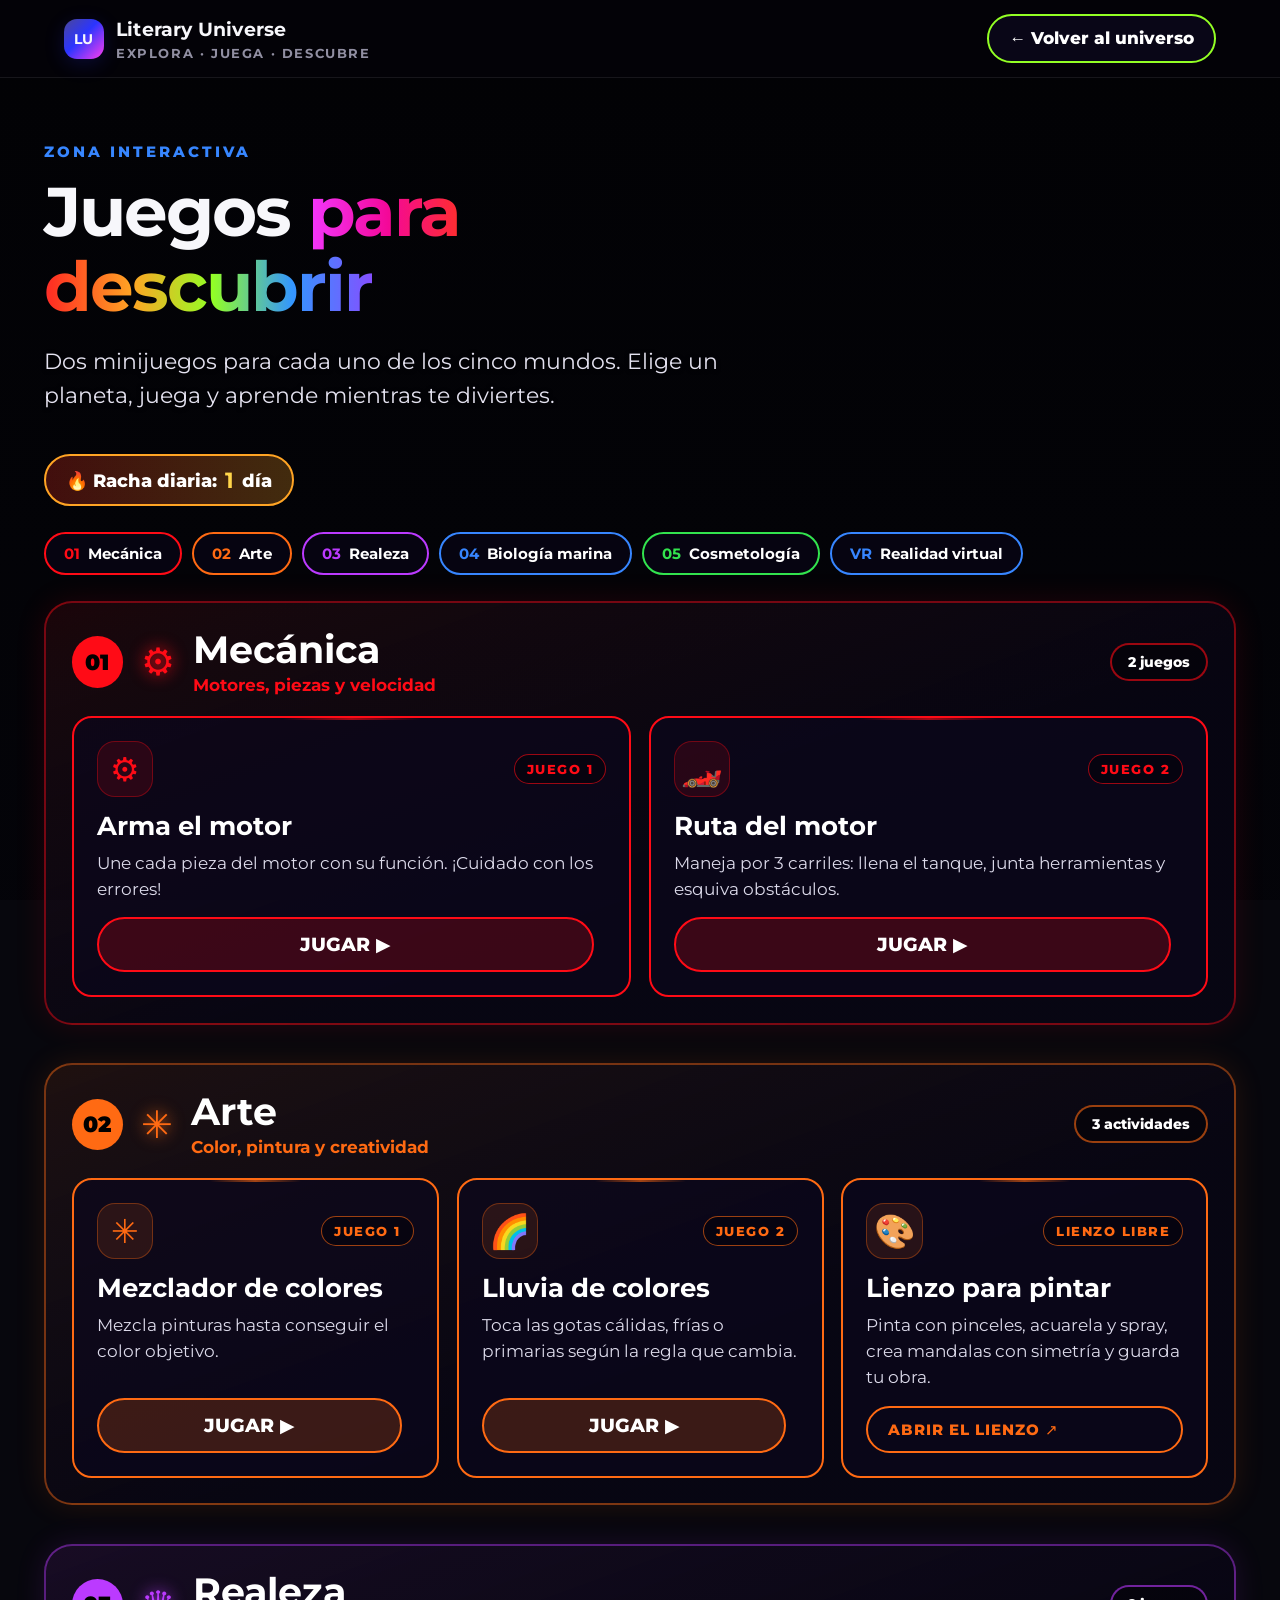
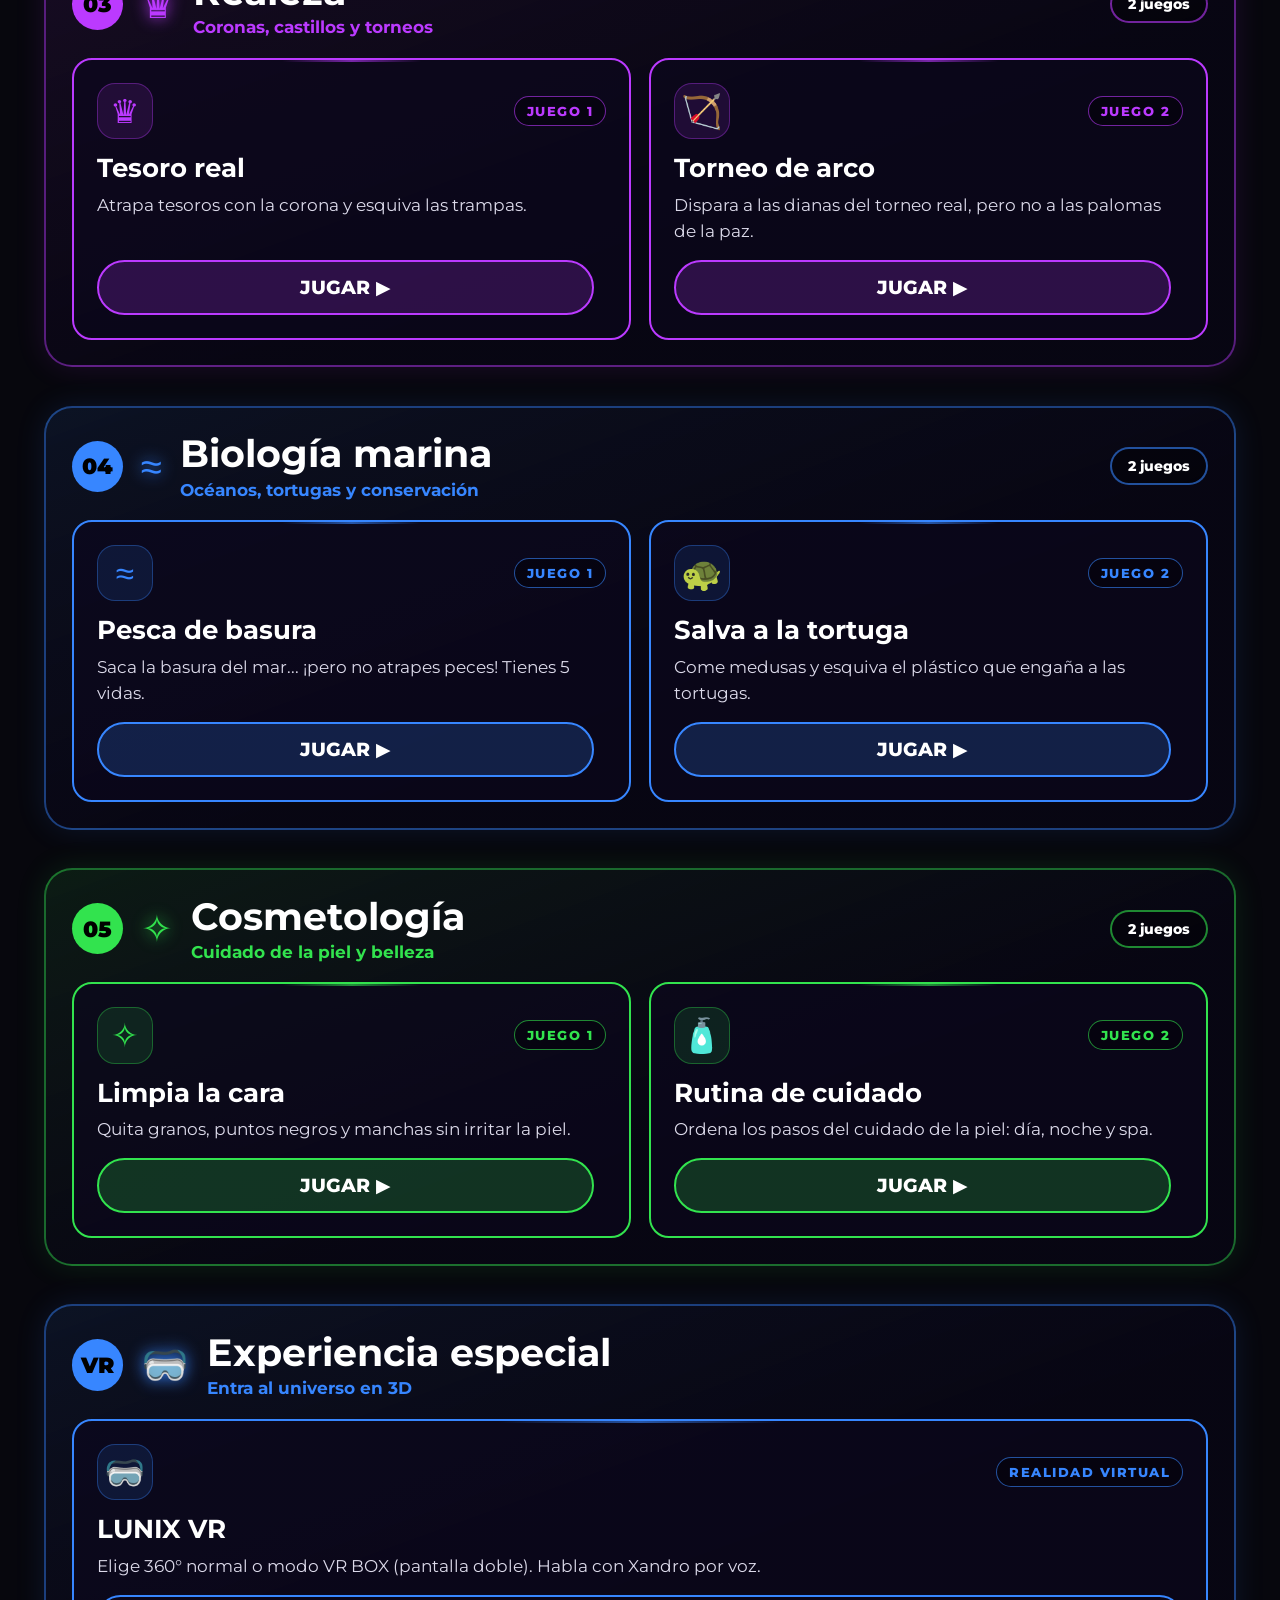
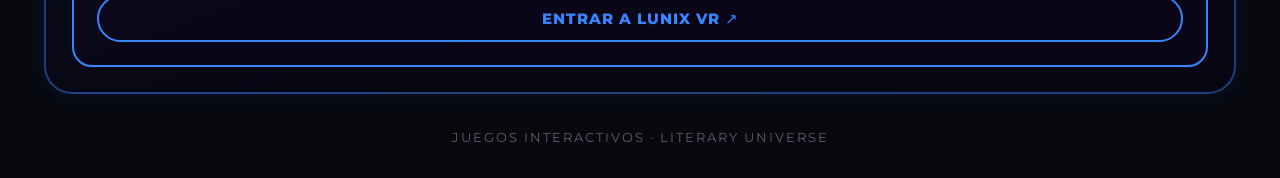
<file: LUNNNNNNIX/juegos.html>
<!DOCTYPE html>
<html lang="es"><head><meta charset="UTF-8"><meta name="viewport" content="width=device-width, initial-scale=1.0"><title>Juegos · Literary Universe</title><link rel="stylesheet" href="ASSETS/CSS/fuente.css">
<link rel="stylesheet" href="ASSETS/CSS/juegos.css">
    <link rel="stylesheet" href="ASSETS/CSS/marca.css">
    <link rel="stylesheet" href="ASSETS/CSS/juegos-mundos.css">    <link rel="icon" type="image/png" href="ASSETS/Imagenes/xandro.png">
    <link rel="stylesheet" href="ASSETS/CSS/mejoras.css">
</head>
<body class="pagina-juegos"><header class="top"><a class="brand" href="index.html"><span class="brand-mark">LU</span><span>Literary Universe<small>EXPLORA · JUEGA · DESCUBRE</small></span></a><a class="back" href="index.html">← Volver al universo</a></header>
<main class="page"><div class="intro"><span class="eyebrow">ZONA INTERACTIVA</span><h1>Juegos <span>para descubrir</span></h1><p>Dos minijuegos para cada uno de los cinco mundos. Elige un planeta, juega y aprende mientras te diviertes.</p></div>
<div class="racha-chip" id="rachaChip" title="Días seguidos que has jugado o aprendido">🔥 Racha diaria: <b id="rachaJuegos">0</b> <span id="rachaTxt">días</span></div>
<nav class="mj-nav" aria-label="Ir a un mundo"><a href="#j-mecanica" style="--c:#FF0B16"><b>01</b> Mecánica</a><a href="#j-arte" style="--c:#FF6A13"><b>02</b> Arte</a><a href="#j-realeza" style="--c:#BB3AFF"><b>03</b> Realeza</a><a href="#j-marina" style="--c:#3786FF"><b>04</b> Biología marina</a><a href="#j-cosmetologia" style="--c:#32E34E"><b>05</b> Cosmetología</a><a href="#j-vr" style="--c:#3786FF"><b>VR</b> Realidad virtual</a></nav>
<div class="mundos-lista">
<section class="mundo-juegos" id="j-mecanica" style="--accent:#FF0B16;--c:#FF0B16"><header class="mj-cab"><span class="mj-num">01</span><span class="mj-icono">⚙</span><div class="mj-tit"><h2>Mecánica</h2><p>Motores, piezas y velocidad</p></div><span class="mj-cuenta">2 juegos</span></header><div class="mj-grid"><article class="game-card" style="--accent:#FF0B16;--c:#FF0B16"><div class="gc-top"><span class="game-icon">⚙</span><span class="tag">JUEGO 1</span></div><h3>Arma el motor</h3><p>Une cada pieza del motor con su función. ¡Cuidado con los errores!</p><div class="gc-pie"><button class="jugar" data-juego="mecanica">JUGAR ▶</button><span class="mejor" data-mejor="mecanica"></span></div></article><article class="game-card" style="--accent:#FF0B16;--c:#FF0B16"><div class="gc-top"><span class="game-icon">🏎️</span><span class="tag">JUEGO 2</span></div><h3>Ruta del motor</h3><p>Maneja por 3 carriles: llena el tanque, junta herramientas y esquiva obstáculos.</p><div class="gc-pie"><button class="jugar" data-juego="mecanica2">JUGAR ▶</button><span class="mejor" data-mejor="mecanica2"></span></div></article></div></section>
<section class="mundo-juegos" id="j-arte" style="--accent:#FF6A13;--c:#FF6A13"><header class="mj-cab"><span class="mj-num">02</span><span class="mj-icono">✳</span><div class="mj-tit"><h2>Arte</h2><p>Color, pintura y creatividad</p></div><span class="mj-cuenta">3 actividades</span></header><div class="mj-grid"><article class="game-card" style="--accent:#FF6A13;--c:#FF6A13"><div class="gc-top"><span class="game-icon">✳</span><span class="tag">JUEGO 1</span></div><h3>Mezclador de colores</h3><p>Mezcla pinturas hasta conseguir el color objetivo.</p><div class="gc-pie"><button class="jugar" data-juego="arte">JUGAR ▶</button><span class="mejor" data-mejor="arte"></span></div></article><article class="game-card" style="--accent:#FF6A13;--c:#FF6A13"><div class="gc-top"><span class="game-icon">🌈</span><span class="tag">JUEGO 2</span></div><h3>Lluvia de colores</h3><p>Toca las gotas cálidas, frías o primarias según la regla que cambia.</p><div class="gc-pie"><button class="jugar" data-juego="arte2">JUGAR ▶</button><span class="mejor" data-mejor="arte2"></span></div></article><a class="game-card game-card-lienzo" href="lienzo.html" style="--accent:#FF6A13;--c:#FF6A13"><div class="gc-top"><span class="game-icon">🎨</span><span class="tag">LIENZO LIBRE</span></div><h3>Lienzo para pintar</h3><p>Pinta con pinceles, acuarela y spray, crea mandalas con simetría y guarda tu obra.</p><div class="gc-pie"><span class="status">ABRIR EL LIENZO ↗</span></div></a></div></section>
<section class="mundo-juegos" id="j-realeza" style="--accent:#BB3AFF;--c:#BB3AFF"><header class="mj-cab"><span class="mj-num">03</span><span class="mj-icono">♛</span><div class="mj-tit"><h2>Realeza</h2><p>Coronas, castillos y torneos</p></div><span class="mj-cuenta">2 juegos</span></header><div class="mj-grid"><article class="game-card" style="--accent:#BB3AFF;--c:#BB3AFF"><div class="gc-top"><span class="game-icon">♛</span><span class="tag">JUEGO 1</span></div><h3>Tesoro real</h3><p>Atrapa tesoros con la corona y esquiva las trampas.</p><div class="gc-pie"><button class="jugar" data-juego="realeza">JUGAR ▶</button><span class="mejor" data-mejor="realeza"></span></div></article><article class="game-card" style="--accent:#BB3AFF;--c:#BB3AFF"><div class="gc-top"><span class="game-icon">🏹</span><span class="tag">JUEGO 2</span></div><h3>Torneo de arco</h3><p>Dispara a las dianas del torneo real, pero no a las palomas de la paz.</p><div class="gc-pie"><button class="jugar" data-juego="realeza2">JUGAR ▶</button><span class="mejor" data-mejor="realeza2"></span></div></article></div></section>
<section class="mundo-juegos" id="j-marina" style="--accent:#3786FF;--c:#3786FF"><header class="mj-cab"><span class="mj-num">04</span><span class="mj-icono">≈</span><div class="mj-tit"><h2>Biología marina</h2><p>Océanos, tortugas y conservación</p></div><span class="mj-cuenta">2 juegos</span></header><div class="mj-grid"><article class="game-card" style="--accent:#3786FF;--c:#3786FF"><div class="gc-top"><span class="game-icon">≈</span><span class="tag">JUEGO 1</span></div><h3>Pesca de basura</h3><p>Saca la basura del mar... ¡pero no atrapes peces! Tienes 5 vidas.</p><div class="gc-pie"><button class="jugar" data-juego="marina">JUGAR ▶</button><span class="mejor" data-mejor="marina"></span></div></article><article class="game-card" style="--accent:#3786FF;--c:#3786FF"><div class="gc-top"><span class="game-icon">🐢</span><span class="tag">JUEGO 2</span></div><h3>Salva a la tortuga</h3><p>Come medusas y esquiva el plástico que engaña a las tortugas.</p><div class="gc-pie"><button class="jugar" data-juego="marina2">JUGAR ▶</button><span class="mejor" data-mejor="marina2"></span></div></article></div></section>
<section class="mundo-juegos" id="j-cosmetologia" style="--accent:#32E34E;--c:#32E34E"><header class="mj-cab"><span class="mj-num">05</span><span class="mj-icono">✧</span><div class="mj-tit"><h2>Cosmetología</h2><p>Cuidado de la piel y belleza</p></div><span class="mj-cuenta">2 juegos</span></header><div class="mj-grid"><article class="game-card" style="--accent:#32E34E;--c:#32E34E"><div class="gc-top"><span class="game-icon">✧</span><span class="tag">JUEGO 1</span></div><h3>Limpia la cara</h3><p>Quita granos, puntos negros y manchas sin irritar la piel.</p><div class="gc-pie"><button class="jugar" data-juego="cosmetologia">JUGAR ▶</button><span class="mejor" data-mejor="cosmetologia"></span></div></article><article class="game-card" style="--accent:#32E34E;--c:#32E34E"><div class="gc-top"><span class="game-icon">🧴</span><span class="tag">JUEGO 2</span></div><h3>Rutina de cuidado</h3><p>Ordena los pasos del cuidado de la piel: día, noche y spa.</p><div class="gc-pie"><button class="jugar" data-juego="cosmetologia2">JUGAR ▶</button><span class="mejor" data-mejor="cosmetologia2"></span></div></article></div></section>
<section class="mundo-juegos" id="j-vr" style="--accent:#3786FF;--c:#3786FF"><header class="mj-cab"><span class="mj-num">VR</span><span class="mj-icono">🥽</span><div class="mj-tit"><h2>Experiencia especial</h2><p>Entra al universo en 3D</p></div></header><div class="mj-grid"><a class="game-card game-card-vr mj-ancha" style="--accent:#3786FF;--c:#3786FF" href="vr/index.html"><div class="gc-top"><span class="game-icon">🥽</span><span class="tag">REALIDAD VIRTUAL</span></div><h3>LUNIX <span>VR</span></h3><p>Elige 360° normal o modo VR BOX (pantalla doble). Habla con Xandro por voz.</p><div class="gc-pie"><span class="status">ENTRAR A LUNIX VR ↗</span></div></a></div></section>
</div>
<footer>JUEGOS INTERACTIVOS · LITERARY UNIVERSE</footer></main><div class="gm" id="gm" hidden role="dialog" aria-modal="true" aria-labelledby="gmTitulo"><div class="gm-ventana"><div class="gm-cabecera"><h2 id="gmTitulo"></h2><div class="gm-hud"><span id="gmVidas"></span><span id="gmPuntos"></span></div><button class="gm-sonido" id="gmPausa" aria-label="Pausar">⏸</button><button class="gm-sonido" id="gmSonido" aria-label="Activar o quitar sonido">🔊</button><button class="gm-cerrar" id="gmCerrar" aria-label="Cerrar juego">×</button></div><p class="gm-ayuda" id="gmAyuda"></p><div class="gm-escena" id="gmEscena"></div></div></div>
<script src="ASSETS/JS/progreso.js"></script><script src="ASSETS/JS/juegos-mundos.js"></script><script src="ASSETS/JS/animaciones-lunix.js"></script><script src="ASSETS/JS/chat-xandro.js"></script>    <script src="ASSETS/JS/fondo-pagina.js"></script>
</body></html>
</file>
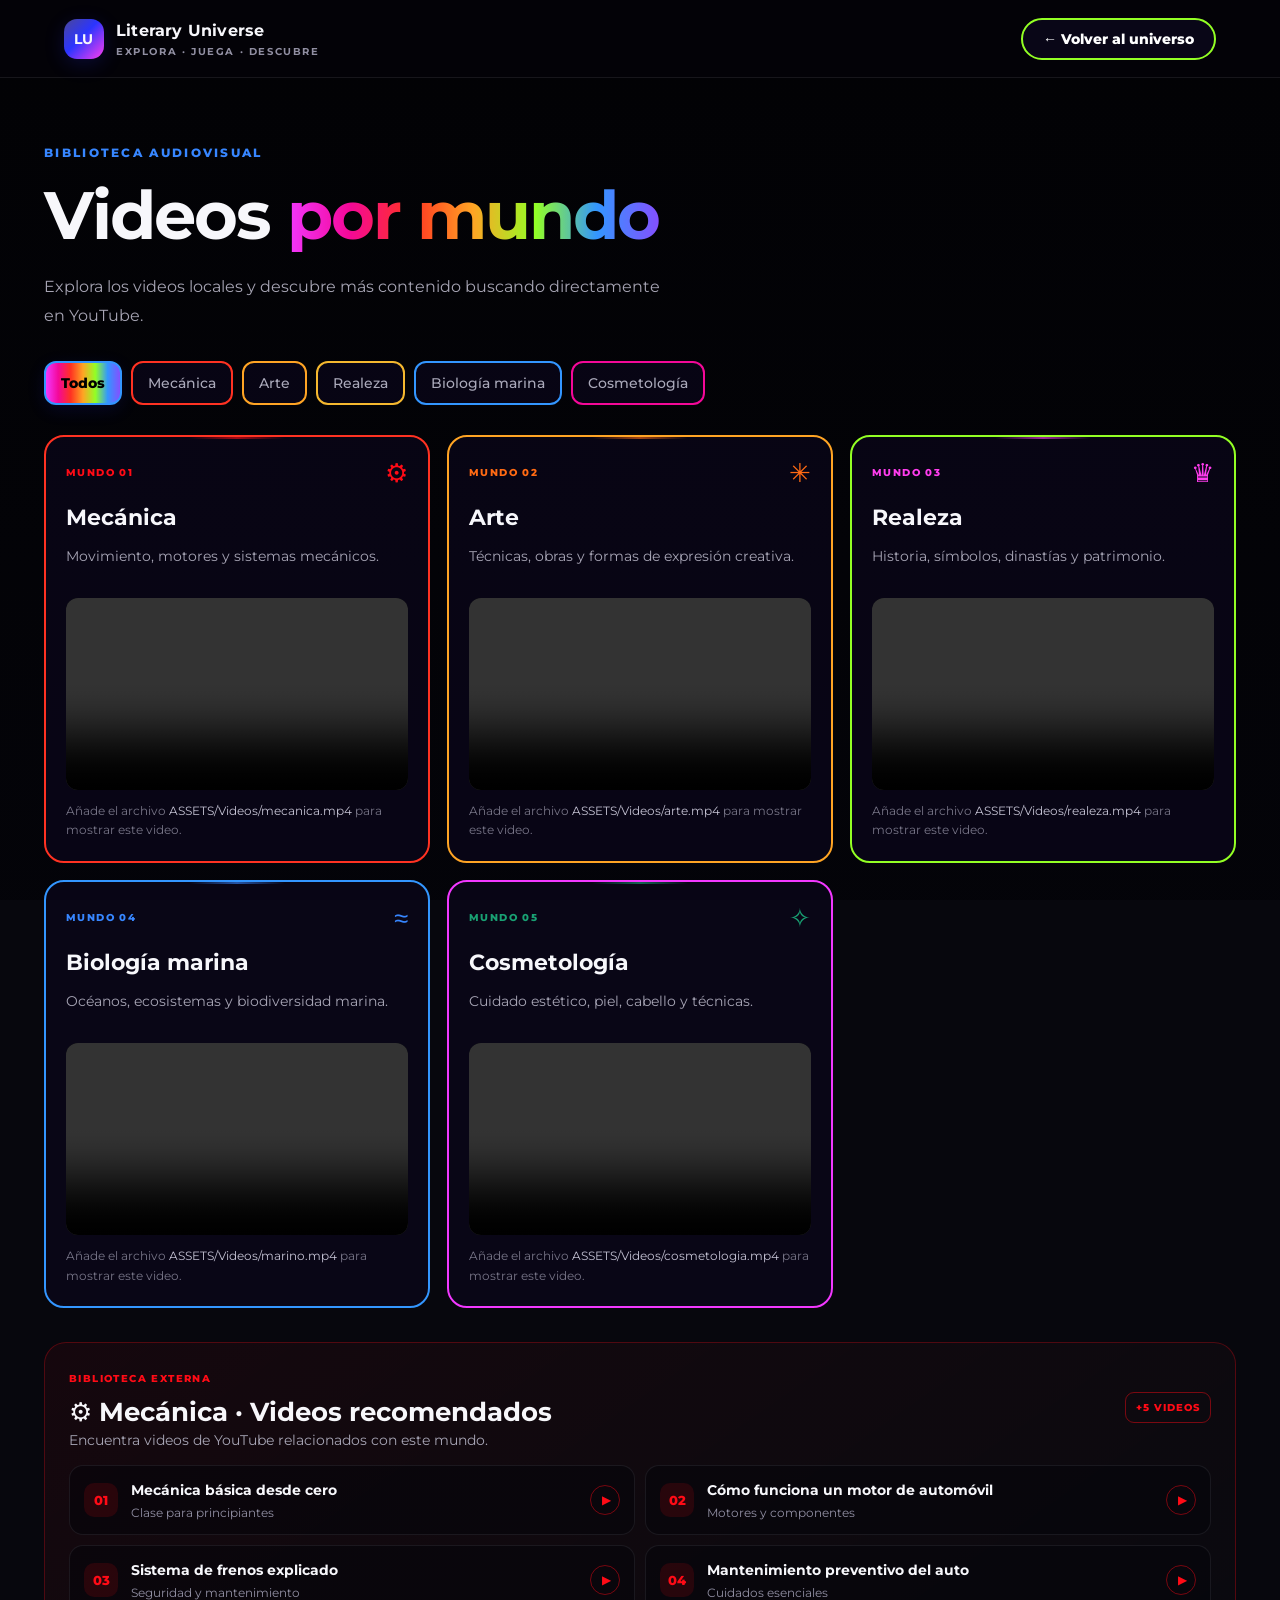
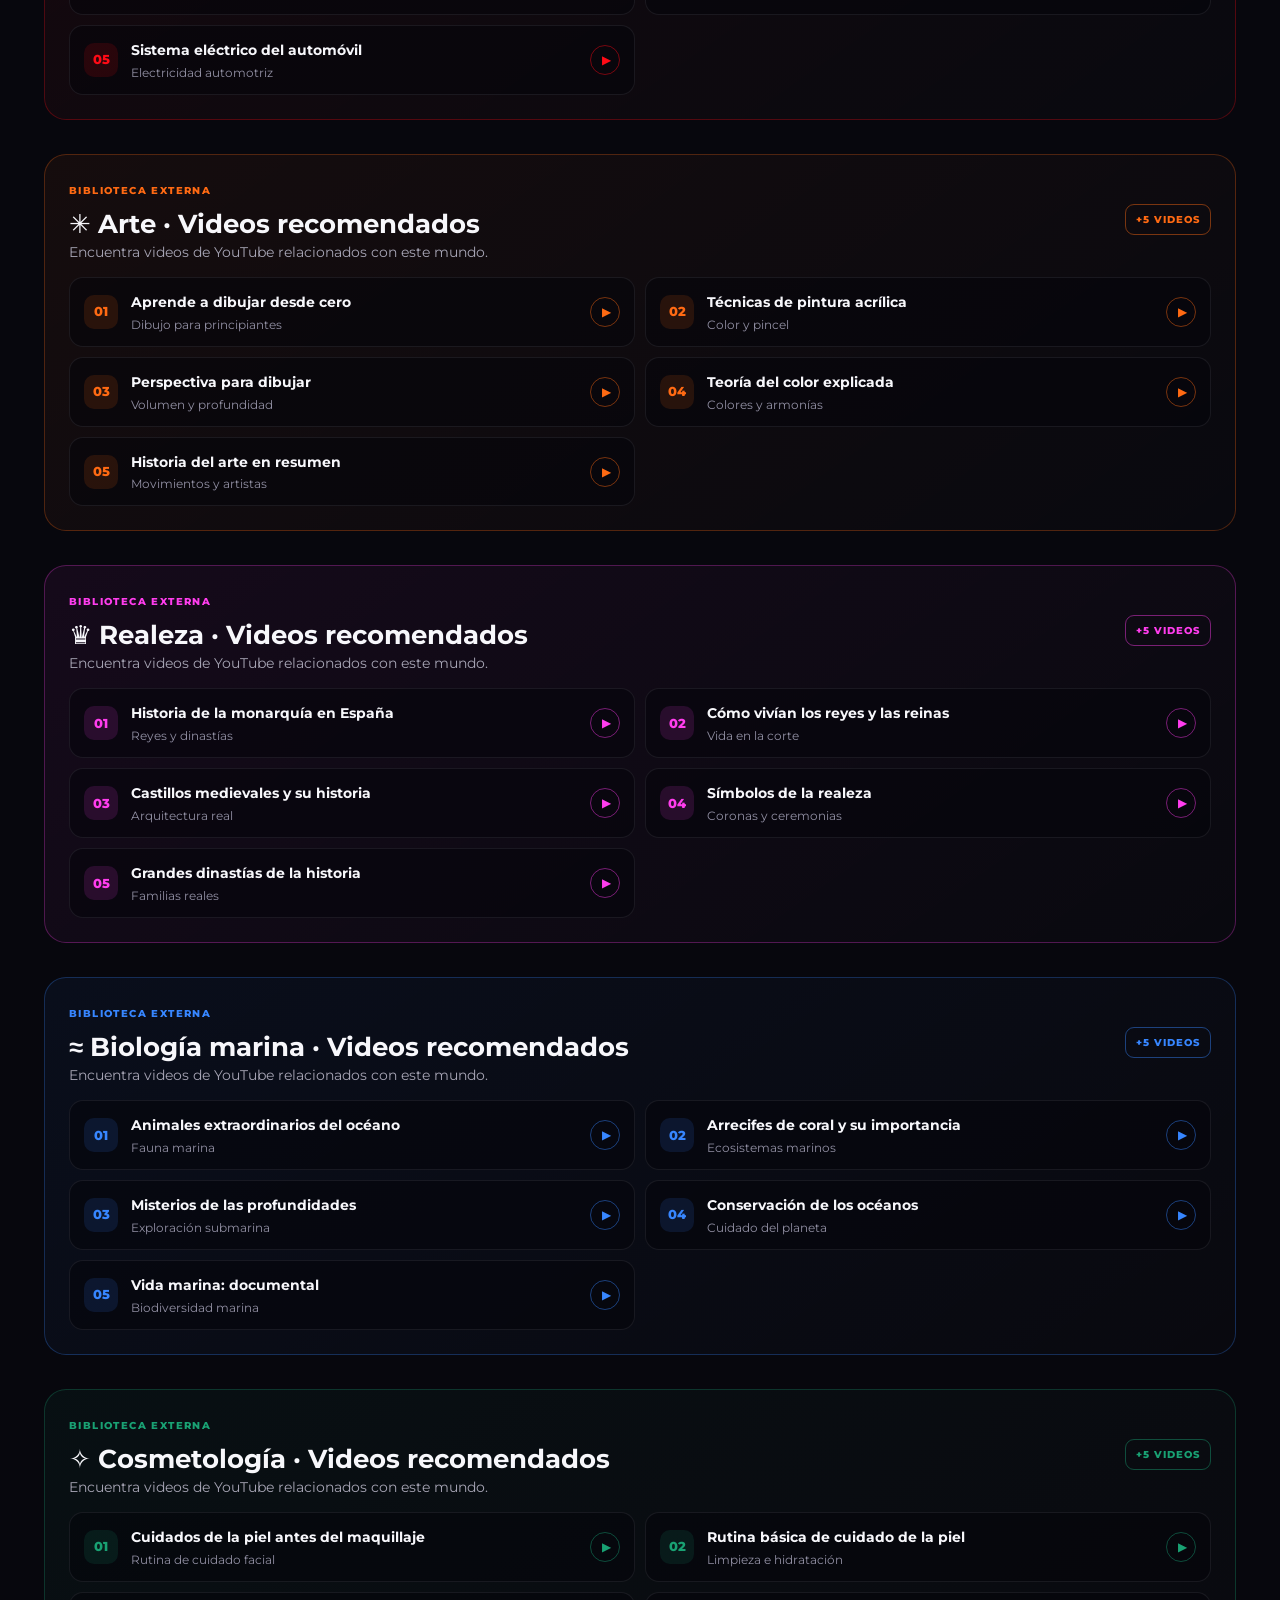
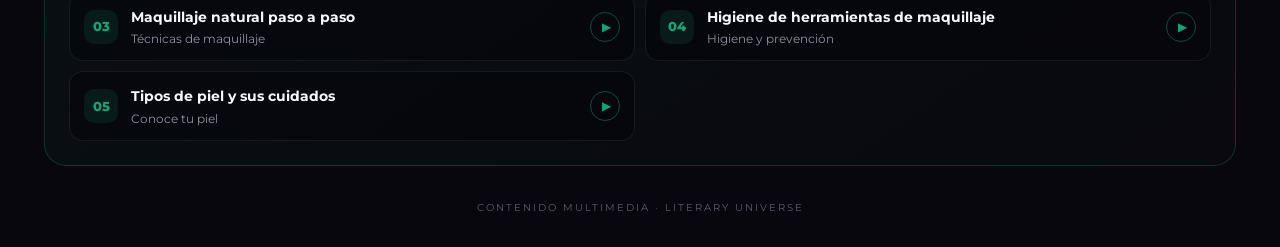
<file: LUNNNNNNIX/videos.html>
<!DOCTYPE html>
<html lang="es"><head><meta charset="UTF-8"><meta name="viewport" content="width=device-width, initial-scale=1.0">
<title>Videos · Literary Universe</title><link rel="stylesheet" href="ASSETS/CSS/fuente.css">
<link rel="stylesheet" href="ASSETS/CSS/juegos.css">
    <link rel="stylesheet" href="ASSETS/CSS/marca.css">    <link rel="icon" type="image/png" href="ASSETS/Imagenes/xandro.png">
    <link rel="stylesheet" href="ASSETS/CSS/mejoras.css">
</head>
<body class="pagina-videos"><header class="top"><a class="brand" href="index.html"><span class="brand-mark">LU</span><span>Literary Universe<small>EXPLORA · JUEGA · DESCUBRE</small></span></a><a class="back" href="index.html">← Volver al universo</a></header>
<main class="page"><div class="intro"><span class="eyebrow">BIBLIOTECA AUDIOVISUAL</span><h1>Videos <span>por mundo</span></h1><p>Explora los videos locales y descubre más contenido buscando directamente en YouTube.</p></div>
<nav class="filters" aria-label="Filtrar por mundo"><button class="filter active" data-filter="todos">Todos</button><button class="filter" data-filter="mecanica">Mecánica</button><button class="filter" data-filter="arte">Arte</button><button class="filter" data-filter="realeza">Realeza</button><button class="filter" data-filter="biologia-marina">Biología marina</button><button class="filter" data-filter="cosmetologia">Cosmetología</button></nav>
<section class="grid" id="mediaGrid">
<article class="media-card" data-world="mecanica" style="--accent:#FF0B16"><div class="card-top"><span class="tag">MUNDO 01</span><span class="symbol">⚙</span></div><h2>Mecánica</h2><p>Movimiento, motores y sistemas mecánicos.</p><video controls preload="metadata" playsinline><source src="ASSETS/Videos/mecanica.mp4" type="video/mp4"></video><p class="missing">Añade el archivo <code>ASSETS/Videos/mecanica.mp4</code> para mostrar este video.</p></article>
<article class="media-card" data-world="arte" style="--accent:#FF6A13"><div class="card-top"><span class="tag">MUNDO 02</span><span class="symbol">✳</span></div><h2>Arte</h2><p>Técnicas, obras y formas de expresión creativa.</p><video controls preload="metadata" playsinline><source src="ASSETS/Videos/arte.mp4" type="video/mp4"></video><p class="missing">Añade el archivo <code>ASSETS/Videos/arte.mp4</code> para mostrar este video.</p></article>
<article class="media-card" data-world="realeza" style="--accent:#FF3DEE"><div class="card-top"><span class="tag">MUNDO 03</span><span class="symbol">♛</span></div><h2>Realeza</h2><p>Historia, símbolos, dinastías y patrimonio.</p><video controls preload="metadata" playsinline><source src="ASSETS/Videos/realeza.mp4" type="video/mp4"></video><p class="missing">Añade el archivo <code>ASSETS/Videos/realeza.mp4</code> para mostrar este video.</p></article>
<article class="media-card" data-world="biologia-marina" style="--accent:#3786FF"><div class="card-top"><span class="tag">MUNDO 04</span><span class="symbol">≈</span></div><h2>Biología marina</h2><p>Océanos, ecosistemas y biodiversidad marina.</p><video controls preload="metadata" playsinline><source src="ASSETS/Videos/marino.mp4" type="video/mp4"></video><p class="missing">Añade el archivo <code>ASSETS/Videos/marino.mp4</code> para mostrar este video.</p></article>
<article class="media-card" data-world="cosmetologia" style="--accent:#19A173"><div class="card-top"><span class="tag">MUNDO 05</span><span class="symbol">✧</span></div><h2>Cosmetología</h2><p>Cuidado estético, piel, cabello y técnicas.</p><video controls preload="metadata" playsinline><source src="ASSETS/Videos/cosmetologia.mp4" type="video/mp4"></video><p class="missing">Añade el archivo <code>ASSETS/Videos/cosmetologia.mp4</code> para mostrar este video.</p></article>
</section>
<section class="recommendations" data-world="mecanica" style="--accent:#FF0B16">
<div class="recommendation-heading"><div><span class="tag">BIBLIOTECA EXTERNA</span><h2>⚙ Mecánica · Videos recomendados</h2><p>Encuentra videos de YouTube relacionados con este mundo.</p></div><span class="count">+5 VIDEOS</span></div>
<div class="video-links">
<a class="video-link" href="https://www.youtube.com/results?search_query=mecanica+basica+desde+cero+tutorial+espa%C3%B1ol" target="_blank" rel="noopener noreferrer"><span class="video-number">01</span><span class="video-link-copy"><strong>Mecánica básica desde cero</strong><small>Clase para principiantes</small></span><span class="play-icon" aria-hidden="true">▶</span></a>
<a class="video-link" href="https://www.youtube.com/results?search_query=como+funciona+un+motor+de+automovil+explicacion" target="_blank" rel="noopener noreferrer"><span class="video-number">02</span><span class="video-link-copy"><strong>Cómo funciona un motor de automóvil</strong><small>Motores y componentes</small></span><span class="play-icon" aria-hidden="true">▶</span></a>
<a class="video-link" href="https://www.youtube.com/results?search_query=sistema+de+frenos+automotriz+explicado" target="_blank" rel="noopener noreferrer"><span class="video-number">03</span><span class="video-link-copy"><strong>Sistema de frenos explicado</strong><small>Seguridad y mantenimiento</small></span><span class="play-icon" aria-hidden="true">▶</span></a>
<a class="video-link" href="https://www.youtube.com/results?search_query=mantenimiento+preventivo+automovil+paso+a+paso" target="_blank" rel="noopener noreferrer"><span class="video-number">04</span><span class="video-link-copy"><strong>Mantenimiento preventivo del auto</strong><small>Cuidados esenciales</small></span><span class="play-icon" aria-hidden="true">▶</span></a>
<a class="video-link" href="https://www.youtube.com/results?search_query=sistema+electrico+automotriz+basico" target="_blank" rel="noopener noreferrer"><span class="video-number">05</span><span class="video-link-copy"><strong>Sistema eléctrico del automóvil</strong><small>Electricidad automotriz</small></span><span class="play-icon" aria-hidden="true">▶</span></a>
</div></section>
<section class="recommendations" data-world="arte" style="--accent:#FF6A13">
<div class="recommendation-heading"><div><span class="tag">BIBLIOTECA EXTERNA</span><h2>✳ Arte · Videos recomendados</h2><p>Encuentra videos de YouTube relacionados con este mundo.</p></div><span class="count">+5 VIDEOS</span></div>
<div class="video-links">
<a class="video-link" href="https://www.youtube.com/results?search_query=aprender+a+dibujar+desde+cero+tutorial" target="_blank" rel="noopener noreferrer"><span class="video-number">01</span><span class="video-link-copy"><strong>Aprende a dibujar desde cero</strong><small>Dibujo para principiantes</small></span><span class="play-icon" aria-hidden="true">▶</span></a>
<a class="video-link" href="https://www.youtube.com/results?search_query=tecnicas+de+pintura+acrilica+para+principiantes" target="_blank" rel="noopener noreferrer"><span class="video-number">02</span><span class="video-link-copy"><strong>Técnicas de pintura acrílica</strong><small>Color y pincel</small></span><span class="play-icon" aria-hidden="true">▶</span></a>
<a class="video-link" href="https://www.youtube.com/results?search_query=perspectiva+para+dibujo+artistico+principiantes" target="_blank" rel="noopener noreferrer"><span class="video-number">03</span><span class="video-link-copy"><strong>Perspectiva para dibujar</strong><small>Volumen y profundidad</small></span><span class="play-icon" aria-hidden="true">▶</span></a>
<a class="video-link" href="https://www.youtube.com/results?search_query=teoria+del+color+para+artistas+explicada" target="_blank" rel="noopener noreferrer"><span class="video-number">04</span><span class="video-link-copy"><strong>Teoría del color explicada</strong><small>Colores y armonías</small></span><span class="play-icon" aria-hidden="true">▶</span></a>
<a class="video-link" href="https://www.youtube.com/results?search_query=historia+del+arte+resumen+documental+espa%C3%B1ol" target="_blank" rel="noopener noreferrer"><span class="video-number">05</span><span class="video-link-copy"><strong>Historia del arte en resumen</strong><small>Movimientos y artistas</small></span><span class="play-icon" aria-hidden="true">▶</span></a>
</div></section>
<section class="recommendations" data-world="realeza" style="--accent:#FF3DEE">
<div class="recommendation-heading"><div><span class="tag">BIBLIOTECA EXTERNA</span><h2>♛ Realeza · Videos recomendados</h2><p>Encuentra videos de YouTube relacionados con este mundo.</p></div><span class="count">+5 VIDEOS</span></div>
<div class="video-links">
<a class="video-link" href="https://www.youtube.com/results?search_query=historia+de+la+monarquia+en+espa%C3%B1a+documental" target="_blank" rel="noopener noreferrer"><span class="video-number">01</span><span class="video-link-copy"><strong>Historia de la monarquía en España</strong><small>Reyes y dinastías</small></span><span class="play-icon" aria-hidden="true">▶</span></a>
<a class="video-link" href="https://www.youtube.com/results?search_query=como+vivian+los+reyes+y+reinas+historia" target="_blank" rel="noopener noreferrer"><span class="video-number">02</span><span class="video-link-copy"><strong>Cómo vivían los reyes y las reinas</strong><small>Vida en la corte</small></span><span class="play-icon" aria-hidden="true">▶</span></a>
<a class="video-link" href="https://www.youtube.com/results?search_query=castillos+medievales+historia+documental+espa%C3%B1ol" target="_blank" rel="noopener noreferrer"><span class="video-number">03</span><span class="video-link-copy"><strong>Castillos medievales y su historia</strong><small>Arquitectura real</small></span><span class="play-icon" aria-hidden="true">▶</span></a>
<a class="video-link" href="https://www.youtube.com/results?search_query=simbolos+de+la+realeza+coronas+coronacion+historia" target="_blank" rel="noopener noreferrer"><span class="video-number">04</span><span class="video-link-copy"><strong>Símbolos de la realeza</strong><small>Coronas y ceremonias</small></span><span class="play-icon" aria-hidden="true">▶</span></a>
<a class="video-link" href="https://www.youtube.com/results?search_query=grandes+dinastias+reales+historia+documental" target="_blank" rel="noopener noreferrer"><span class="video-number">05</span><span class="video-link-copy"><strong>Grandes dinastías de la historia</strong><small>Familias reales</small></span><span class="play-icon" aria-hidden="true">▶</span></a>
</div></section>
<section class="recommendations" data-world="biologia-marina" style="--accent:#3786FF">
<div class="recommendation-heading"><div><span class="tag">BIBLIOTECA EXTERNA</span><h2>≈ Biología marina · Videos recomendados</h2><p>Encuentra videos de YouTube relacionados con este mundo.</p></div><span class="count">+5 VIDEOS</span></div>
<div class="video-links">
<a class="video-link" href="https://www.youtube.com/results?search_query=documental+animales+marinos+extraordinarios+espa%C3%B1ol" target="_blank" rel="noopener noreferrer"><span class="video-number">01</span><span class="video-link-copy"><strong>Animales extraordinarios del océano</strong><small>Fauna marina</small></span><span class="play-icon" aria-hidden="true">▶</span></a>
<a class="video-link" href="https://www.youtube.com/results?search_query=arrecifes+de+coral+documental+espa%C3%B1ol" target="_blank" rel="noopener noreferrer"><span class="video-number">02</span><span class="video-link-copy"><strong>Arrecifes de coral y su importancia</strong><small>Ecosistemas marinos</small></span><span class="play-icon" aria-hidden="true">▶</span></a>
<a class="video-link" href="https://www.youtube.com/results?search_query=misterios+de+las+profundidades+del+oceano+documental" target="_blank" rel="noopener noreferrer"><span class="video-number">03</span><span class="video-link-copy"><strong>Misterios de las profundidades</strong><small>Exploración submarina</small></span><span class="play-icon" aria-hidden="true">▶</span></a>
<a class="video-link" href="https://www.youtube.com/results?search_query=conservacion+de+los+oceanos+educativo+espa%C3%B1ol" target="_blank" rel="noopener noreferrer"><span class="video-number">04</span><span class="video-link-copy"><strong>Conservación de los océanos</strong><small>Cuidado del planeta</small></span><span class="play-icon" aria-hidden="true">▶</span></a>
<a class="video-link" href="https://www.youtube.com/results?search_query=documental+vida+marina+biodiversidad+oceano" target="_blank" rel="noopener noreferrer"><span class="video-number">05</span><span class="video-link-copy"><strong>Vida marina: documental</strong><small>Biodiversidad marina</small></span><span class="play-icon" aria-hidden="true">▶</span></a>
</div></section>
<section class="recommendations" data-world="cosmetologia" style="--accent:#19A173">
<div class="recommendation-heading"><div><span class="tag">BIBLIOTECA EXTERNA</span><h2>✧ Cosmetología · Videos recomendados</h2><p>Encuentra videos de YouTube relacionados con este mundo.</p></div><span class="count">+5 VIDEOS</span></div>
<div class="video-links">
<a class="video-link" href="https://www.youtube.com/results?search_query=cuidados+de+la+piel+antes+del+maquillaje" target="_blank" rel="noopener noreferrer"><span class="video-number">01</span><span class="video-link-copy"><strong>Cuidados de la piel antes del maquillaje</strong><small>Rutina de cuidado facial</small></span><span class="play-icon" aria-hidden="true">▶</span></a>
<a class="video-link" href="https://www.youtube.com/results?search_query=rutina+basica+cuidado+de+la+piel+dermatologa+espa%C3%B1ol" target="_blank" rel="noopener noreferrer"><span class="video-number">02</span><span class="video-link-copy"><strong>Rutina básica de cuidado de la piel</strong><small>Limpieza e hidratación</small></span><span class="play-icon" aria-hidden="true">▶</span></a>
<a class="video-link" href="https://www.youtube.com/results?search_query=maquillaje+natural+paso+a+paso+espa%C3%B1ol" target="_blank" rel="noopener noreferrer"><span class="video-number">03</span><span class="video-link-copy"><strong>Maquillaje natural paso a paso</strong><small>Técnicas de maquillaje</small></span><span class="play-icon" aria-hidden="true">▶</span></a>
<a class="video-link" href="https://www.youtube.com/results?search_query=como+limpiar+brochas+y+herramientas+de+maquillaje" target="_blank" rel="noopener noreferrer"><span class="video-number">04</span><span class="video-link-copy"><strong>Higiene de herramientas de maquillaje</strong><small>Higiene y prevención</small></span><span class="play-icon" aria-hidden="true">▶</span></a>
<a class="video-link" href="https://www.youtube.com/results?search_query=tipos+de+piel+y+sus+cuidados+cosmetologia" target="_blank" rel="noopener noreferrer"><span class="video-number">05</span><span class="video-link-copy"><strong>Tipos de piel y sus cuidados</strong><small>Conoce tu piel</small></span><span class="play-icon" aria-hidden="true">▶</span></a>
</div></section>
<footer>CONTENIDO MULTIMEDIA · LITERARY UNIVERSE</footer></main><script src="ASSETS/JS/juegos.js"></script><script src="ASSETS/JS/animaciones-lunix.js"></script>    <script src="ASSETS/JS/fondo-pagina.js"></script>
</body></html>
</file>
<file: LUNIX/vr/fuente.css>
/* Montserrat (SIL Open Font License) · fuente variable incluida en el proyecto: funciona sin internet */
@font-face{font-family:'Montserrat';font-style:normal;font-weight:100 900;font-display:swap;
  src:url('fonts/montserrat-latin-ext-wght-normal.woff2') format('woff2');
  unicode-range:U+0100-02BA,U+02BD-02C5,U+02C7-02CC,U+02CE-02D7,U+02DD-02FF,U+0304,U+0308,U+0329,U+1D00-1DBF,U+1E00-1E9F,U+1EF2-1EFF,U+2020,U+20A0-20AB,U+20AD-20C0,U+2113,U+2C60-2C7F,U+A720-A7FF}
@font-face{font-family:'Montserrat';font-style:normal;font-weight:100 900;font-display:swap;
  src:url('fonts/montserrat-latin-wght-normal.woff2') format('woff2');
  unicode-range:U+0000-00FF,U+0131,U+0152-0153,U+02BB-02BC,U+02C6,U+02DA,U+02DC,U+0304,U+0308,U+0329,U+2000-206F,U+20AC,U+2122,U+2191,U+2193,U+2212,U+2215,U+FEFF,U+FFFD}
/* Toda la letra del sitio es Montserrat (los emojis siguen usando su propia fuente) */
html,body,*,*::before,*::after,button,input,textarea,select,option{font-family:'Montserrat',sans-serif!important}
</file>
<file: LUNIX/vr/style.css>
* { box-sizing: border-box; margin: 0; padding: 0; }

html, body {
  width: 100%;
  height: 100%;
  overflow: hidden;
  background: #000;
  color: #fff;
  font-family: system-ui, "Segoe UI", Roboto, Arial, sans-serif;
}

.oculto { display: none !important; }

/* ---------- Pantalla de inicio ---------- */
#inicio {
  position: fixed;
  inset: 0;
  z-index: 50;
  display: flex;
  flex-direction: column;
  align-items: center;
  justify-content: center;
  gap: 16px;
  padding: 24px;
  text-align: center;
  background: radial-gradient(circle at 50% 40%, rgba(32, 26, 66, .8), rgba(0, 0, 6, .96));
}
.retrato { width: min(190px, 38vw); filter: drop-shadow(0 0 28px rgba(179,136,255,.55)); animation: flota 4s ease-in-out infinite; }
@keyframes flota { 50% { transform: translateY(-10px) rotate(1.5deg); } }
#inicio h1 {
  font-size: clamp(2.8rem, 11vw, 5.6rem);
  letter-spacing: .18em;
  font-weight: 800;
}
#inicio h1 span { color: #ffd54a; }
#inicio p { color: #c3c7e0; max-width: 560px; }
#inicio small { color: #8d92b4; max-width: 600px; line-height: 1.6; }

#btnEntrar {
  margin-top: 6px;
  padding: 14px 34px;
  border: none;
  border-radius: 999px;
  background: #ffd54a;
  color: #000;
  font-size: 1.05rem;
  font-weight: 700;
  cursor: pointer;
  box-shadow: 0 0 32px rgba(255, 213, 74, .45);
}
#btnEntrar:hover { transform: scale(1.04); }

/* ---------- Barra superior ---------- */
#hud {
  position: fixed;
  top: 12px;
  left: 12px;
  z-index: 20;
  display: flex;
  align-items: center;
  gap: 8px;
  flex-wrap: wrap;
}
.marca {
  padding: 8px 14px;
  border-radius: 10px;
  background: rgba(10, 12, 28, .75);
  border: 1px solid #2a2d4a;
  font-weight: 800;
  letter-spacing: .14em;
}
.marca span { color: #ffd54a; }

#hud button, #btnChat, #cerrarChat {
  border: 1px solid #2a2d4a;
  border-radius: 10px;
  background: rgba(10, 12, 28, .75);
  color: #fff;
  padding: 8px 14px;
  font-size: .9rem;
  cursor: pointer;
}
#hud button:hover, #btnChat:hover { border-color: #ffd54a; }
#btnVoz.off { opacity: .5; }

/* ---------- Chat 2D ---------- */
#btnChat {
  position: fixed;
  left: 12px;
  bottom: 12px;
  z-index: 20;
  background: #ffd54a;
  color: #000;
  font-weight: 700;
  border: none;
  padding: 12px 18px;
}

#chat {
  position: fixed;
  left: 12px;
  bottom: 12px;
  z-index: 30;
  width: min(380px, calc(100vw - 24px));
  height: min(460px, 70vh);
  display: flex;
  flex-direction: column;
  background: rgba(10, 12, 28, .94);
  border: 1px solid #2a2d4a;
  border-radius: 14px;
  overflow: hidden;
}
.chat-cab {
  display: flex;
  align-items: center;
  justify-content: space-between;
  padding: 10px 12px;
  background: #15172e;
  border-bottom: 1px solid #2a2d4a;
}
.chat-cab b { color: #ffd54a; }
.chat-cab .nombre { display: flex; align-items: center; gap: 8px; }
.mini { width: 30px; height: 30px; object-fit: contain; }
#cerrarChat { padding: 4px 10px; }

#mensajes {
  flex: 1;
  overflow-y: auto;
  padding: 12px;
  display: flex;
  flex-direction: column;
  gap: 8px;
}
.msg {
  max-width: 86%;
  padding: 9px 12px;
  border-radius: 12px;
  font-size: .92rem;
  line-height: 1.4;
  white-space: pre-wrap;
  word-wrap: break-word;
}
.msg.bot   { align-self: flex-start; background: #1f2140; }
.msg.user  { align-self: flex-end;   background: #2e7d32; }
.msg.error { align-self: flex-start; background: #5a1d1d; }

#formChat {
  display: flex;
  gap: 6px;
  padding: 10px;
  border-top: 1px solid #2a2d4a;
  background: #15172e;
}
#formChat input {
  flex: 1;
  min-width: 0;
  padding: 10px 12px;
  border-radius: 9px;
  border: 1px solid #2a2d4a;
  background: #0a0c1c;
  color: #fff;
  outline: none;
}
#formChat input:focus { border-color: #ffd54a; }
#formChat button {
  border: none;
  border-radius: 9px;
  padding: 0 14px;
  background: #ffd54a;
  color: #000;
  font-weight: 700;
  cursor: pointer;
}
#formChat #btnMic { background: #2a2d4a; color: #fff; }
#formChat #btnMic.escuchando { background: #c62828; animation: pulso 1s infinite; }
@keyframes pulso { 50% { opacity: .55; } }

/* ---------- Cuando se está dentro de las gafas VR se oculta la interfaz 2D ---------- */
body.en-vr #hud,
body.en-vr #btnChat,
body.en-vr #chat,
body.en-vr #inicio { display: none !important; }
</file>
<file: LUNIX/ASSETS/CSS/fuente.css>
/* Montserrat (SIL Open Font License) · fuente variable incluida en el proyecto: funciona sin internet */
@font-face{font-family:'Montserrat';font-style:normal;font-weight:100 900;font-display:swap;
  src:url('../Fonts/montserrat-latin-ext-wght-normal.woff2') format('woff2');
  unicode-range:U+0100-02BA,U+02BD-02C5,U+02C7-02CC,U+02CE-02D7,U+02DD-02FF,U+0304,U+0308,U+0329,U+1D00-1DBF,U+1E00-1E9F,U+1EF2-1EFF,U+2020,U+20A0-20AB,U+20AD-20C0,U+2113,U+2C60-2C7F,U+A720-A7FF}
@font-face{font-family:'Montserrat';font-style:normal;font-weight:100 900;font-display:swap;
  src:url('../Fonts/montserrat-latin-wght-normal.woff2') format('woff2');
  unicode-range:U+0000-00FF,U+0131,U+0152-0153,U+02BB-02BC,U+02C6,U+02DA,U+02DC,U+0304,U+0308,U+0329,U+2000-206F,U+20AC,U+2122,U+2191,U+2193,U+2212,U+2215,U+FEFF,U+FFFD}
/* Toda la letra del sitio es Montserrat (los emojis siguen usando su propia fuente) */
html,body,*,*::before,*::after,button,input,textarea,select,option{font-family:'Montserrat',sans-serif!important}
</file>
<file: LUNIX/ASSETS/CSS/aprender.css>
:root{--bg:#05040a;--panel:#0d0b14;--cream:#FFFFFF;--muted:#928b83;--gold:#2B35FF;--line:rgba(212,175,106,.18);--accent:#2B35FF}*{box-sizing:border-box}html,body{margin:0;width:100%;height:100%;overflow:hidden}body{background:radial-gradient(circle at 65% 45%,rgba(132,80,255,.09),transparent 32%),var(--bg);color:var(--cream);font-family:'Montserrat',Arial,sans-serif}.top{height:74px;border-bottom:1px solid var(--line);display:flex;align-items:center;justify-content:space-between;padding:0 30px;background:rgba(5,4,10,.8);backdrop-filter:blur(16px)}.brand{color:var(--cream);text-decoration:none;font-size:12.76px;letter-spacing:2px}.brand:first-letter{color:var(--gold)}.stats{display:flex;gap:8px;align-items:center}.stats span,.stats button{border:1px solid var(--line);border-radius:11px;padding:10px 12px;background:rgba(255,255,255,.03);color:var(--cream);font-size:11.6px}.stats button{cursor:pointer}.layout{height:calc(100vh - 74px);display:grid;grid-template-columns:250px minmax(430px,1fr) 230px;gap:20px;padding:22px 28px}.sidebar,.journey,.side{min-height:0}.sidebar{display:flex;flex-direction:column}.sidebar small,.journey small,.side small,.profile small{font-size:9.28px;letter-spacing:2px;color:var(--gold);font-weight:700}.sidebar h1,.journey h2,.profile h2{font:700 48.72px 'Montserrat',Arial,sans-serif;margin:4px 0}.sidebar p,.journey header p,.side p{font-size:11.6px;line-height:1.6;color:var(--muted)}#mundos{display:flex;flex-direction:column;gap:6px;margin-top:10px;overflow:auto}.world{display:grid;grid-template-columns:34px 1fr auto;gap:8px;align-items:center;padding:8px;border:1px solid transparent;border-radius:12px;background:transparent;color:var(--cream);text-align:left;cursor:pointer}.world.active{background:rgba(255,255,255,.045);border-color:var(--line)}.worldIcon{width:34px;height:34px;border-radius:50%;display:grid;place-items:center;background:rgba(255,255,255,.05)}.world b{display:block;font-size:10.44px}.world em{display:block;font-style:normal;color:var(--muted);font-size:8.12px;margin-top:3px}.total{margin-top:auto;border:1px solid var(--line);padding:13px;border-radius:14px}.total>b{float:right;font-size:10.44px}.total i,.side i{display:block;height:4px;background:#ffffff12;border-radius:10px;margin-top:10px;overflow:hidden}.total em,.side i em{display:block;height:100%;width:0;background:var(--accent);border-radius:10px}.journey{border:1px solid var(--line);border-radius:20px;background:#0d0b1499;overflow:hidden;display:flex;flex-direction:column}.journey header{padding:23px;border-bottom:1px solid var(--line);display:flex;justify-content:space-between}.journey header strong{color:var(--accent);font-size:12.76px}.ruta{overflow:auto;min-height:0;flex:1;padding:22px;display:flex;flex-direction:column;align-items:center;gap:12px}.lesson{width:min(430px,92%);min-height:78px;border:1px solid var(--line);border-radius:17px;background:#ffffff06;color:var(--cream);display:grid;grid-template-columns:55px 1fr auto;gap:10px;align-items:center;text-align:left;padding:9px;cursor:pointer;position:relative}.lesson:after{content:'';position:absolute;left:50%;top:100%;height:12px;border-left:1px solid var(--line)}.lesson:last-child:after{display:none}.lesson.lock{opacity:.4;cursor:not-allowed}.lesson.done{border-color:#2B35FF66}.lessonIcon{width:50px;height:50px;border-radius:50%;display:grid;place-items:center;background:#ffffff09;font-size:23.2px}.lesson b{font-size:11.6px}.lesson p{margin:4px 0 0;font-size:9.28px;color:var(--muted)}.side{display:flex;flex-direction:column;gap:10px}.side>div{border:1px solid var(--line);border-radius:16px;padding:17px;background:#ffffff05}.side h3{font-size:13.92px}.side .logro{margin-top:auto}.logro>b{display:block;font-size:37.12px;margin:18px 0 3px}.modal{position:fixed;inset:0;display:none;place-items:center;background:#000b;backdrop-filter:blur(10px);z-index:20;padding:20px}.modal.open{display:grid}.window{width:min(600px,94vw);position:relative;background:#0d0b14;border:1px solid var(--line);border-radius:22px;padding:28px;box-shadow:0 30px 100px #000}.close{position:absolute;right:15px;top:12px;width:32px;height:32px;border:1px solid var(--line);border-radius:50%;background:transparent;color:white;font-size:22.04px;cursor:pointer}.track{height:5px;background:#ffffff12;border-radius:10px;margin-right:50px}.track i{display:block;height:100%;width:20%;background:var(--accent);border-radius:10px}.window>#paso{position:absolute;right:30px;top:31px;font-size:9.28px;color:var(--muted)}.qK{color:var(--gold);font-size:9.28px;letter-spacing:2px;font-weight:700}.qTitle{font:700 44.08px 'Montserrat',Arial,sans-serif;margin:10px 0}.qText{font-size:13.92px;line-height:1.6}.answers{display:grid;gap:8px}.answer,.next{padding:13px;border:1px solid var(--line);border-radius:11px;background:#ffffff05;color:var(--cream);text-align:left;cursor:pointer;font-size:11.6px}.answer.correct{border-color:#32E34E;background:#32E34E12}.answer.wrong{border-color:#FF0B16;background:#FF0B1612}.answer:disabled{cursor:default}.feedback{min-height:30px;font-size:10.44px;padding-top:9px}.next{width:100%;background:var(--accent);border:0;text-align:center;font-weight:700;letter-spacing:1px}.result{text-align:center}.result strong{font-size:58px;display:block;margin:15px}.result h2{font:700 46.4px 'Montserrat',Arial,sans-serif}.result .earned{color:var(--gold);font-size:23.2px;font-weight:700}.profile{text-align:center}.profile h2{margin-bottom:0}.big b{display:block;font:800 81.2px 'Montserrat',Arial,sans-serif;color:var(--gold)}.big small{display:block}.grid{display:grid;grid-template-columns:repeat(4,1fr);gap:7px;margin-top:20px}.grid div{border:1px solid var(--line);border-radius:11px;padding:12px}.grid b,.grid small{display:block}.grid b{font-size:18.56px}.grid small{margin-top:3px;color:var(--muted)}@media(max-width:950px){.layout{grid-template-columns:210px 1fr}.side{display:none}}@media(max-width:700px){html,body{overflow:auto}.layout{height:auto;min-height:calc(100vh - 74px);display:block;padding:14px}.sidebar{height:220px}.world{min-width:170px}.journey{height:calc(100vh - 310px);min-height:430px}.stats span{padding:8px}.stats span:nth-child(3){display:none}}


/* =========================================================
   MONTSERRAT · FAMILIA COMPLETA + ICONOGRAFÍA
========================================================= */
body,.top,.layout,.sidebar,.journey,.side,.modal,.window,button,input{font-family:'Montserrat',Arial,sans-serif}
.sidebar h1,.journey h2,.qTitle,.result h2,.profile h2,.big b{font-family:'Montserrat',Arial,sans-serif}
.sidebar h1,.journey h2,.qTitle,.result h2,.profile h2{font-weight:700;letter-spacing:-.8px}
.big b{font-weight:800}
.worldIcon,.lessonIcon{font-family:'Montserrat',Arial,sans-serif;font-weight:700}


/* Iconografía y color unificados con Inicio */
.worldIcon,.lessonIcon{border:1px solid rgba(212,175,106,.12);color:var(--gold)}
.world.active .worldIcon{background:rgba(212,175,106,.10);border-color:rgba(212,175,106,.28)}
.lesson.done .lessonIcon{background:rgba(212,175,106,.10);color:var(--gold)}
.next{background:var(--gold);color:#08070a}
.next:hover{filter:brightness(1.06)}
.answer:hover:not(:disabled){border-color:rgba(212,175,106,.34);background:rgba(212,175,106,.05)}
.stats span:first-child{color:#FF6A13}.stats span:nth-child(2){color:var(--gold)}.stats span:nth-child(3){color:#FF3DEE}


/* =========================================================
   LUNIX · COLORES DE LOS MUNDOS · PALETA XANDRO
========================================================= */
.world:nth-child(1) .worldIcon{color:#3786FF;border-color:#3786FF44}
.world:nth-child(2) .worldIcon{color:#FF0B16;border-color:#FF0B1644}
.world:nth-child(3) .worldIcon{color:#FF6A13;border-color:#FF6A1344}
.world:nth-child(4) .worldIcon{color:#BB3AFF;border-color:#BB3AFF44}
.world:nth-child(5) .worldIcon{color:#32E34E;border-color:#32E34E44}

/* Acentos secundarios de la paleta por mundo */
.world.active:nth-child(1){border-color:#3786FF55}
.world.active:nth-child(2){border-color:#FF0B1655}
.world.active:nth-child(3){border-color:#FF6A1355}
.world.active:nth-child(4){border-color:#BB3AFF55}
.world.active:nth-child(5){border-color:#32E34E55}


/* LUNIX · movimiento unificado con Inicio */
:root{--motion-fast:180ms;--motion-normal:260ms;--motion-ease:cubic-bezier(.2,.75,.25,1)}
button,.world,.lesson,.answer,.next,.close,.side>div,.total,.stats span{transition:transform var(--motion-normal) var(--motion-ease),border-color var(--motion-normal) ease,background-color var(--motion-normal) ease,box-shadow var(--motion-normal) ease,opacity var(--motion-normal) ease}
.world:hover:not(.active),.answer:hover:not(:disabled){transform:translateY(-1px)}
.lesson:not(.lock):hover{transform:translateY(-2px);border-color:var(--accent);box-shadow:0 8px 24px #0003}
.lessonIcon,.worldIcon{transition:transform var(--motion-normal) var(--motion-ease),background-color var(--motion-normal) ease,color var(--motion-normal) ease}
.lesson:not(.lock):hover .lessonIcon,.world:hover .worldIcon{transform:scale(1.06)}
.next:hover{filter:brightness(1.1);transform:translateY(-1px)}
.close:hover{transform:rotate(90deg)}
.modal.open .window{animation:luLearningModalIn 260ms var(--motion-ease) both}
@keyframes luLearningModalIn{from{opacity:0;transform:translateY(12px) scale(.985)}to{opacity:1;transform:translateY(0) scale(1)}}
@media(prefers-reduced-motion:reduce){*,*::before,*::after{animation-duration:.01ms!important;animation-iteration-count:1!important;scroll-behavior:auto!important;transition-duration:.01ms!important}}

/* Selección de mundo y transiciones accesibles */
.world{position:relative;isolation:isolate;transition:transform .22s ease,border-color .22s ease,background-color .22s ease,box-shadow .22s ease}
.world.active{background:linear-gradient(100deg,rgba(43,53,255,.15),rgba(187,58,255,.06));border-color:var(--world-color,#2B35FF);box-shadow:inset 3px 0 0 var(--world-color,#2B35FF),0 0 18px color-mix(in srgb,var(--world-color,#2B35FF) 12%,transparent)}
.world.active::after{content:'✓';position:absolute;right:8px;top:5px;width:15px;height:15px;display:grid;place-items:center;border-radius:50%;background:var(--world-color,#2B35FF);color:#fff;font-size:10.44px;font-weight:800}
.world:nth-child(1){--world-color:#3786FF}.world:nth-child(2){--world-color:#FF0B16}.world:nth-child(3){--world-color:#FF6A13}.world:nth-child(4){--world-color:#BB3AFF}.world:nth-child(5){--world-color:#32E34E}
.world.active .worldIcon{background:color-mix(in srgb,var(--world-color,#2B35FF) 18%,transparent);border-color:var(--world-color,#2B35FF);box-shadow:0 0 15px color-mix(in srgb,var(--world-color,#2B35FF) 20%,transparent)}
.ruta.world-switch-in{animation:luWorldSwitch .28s ease both}
@keyframes luWorldSwitch{from{opacity:.55;transform:translateY(5px)}to{opacity:1;transform:translateY(0)}}
@media(prefers-reduced-motion:reduce){.ruta.world-switch-in{animation:none}}

/* MODO PROYECCIÓN: ampliar lecciones y controles sin tocar la experiencia VR */
@media (min-width: 1500px) {
  .top { height: 94px; }
  .brand { font-size: 21px; }
  .stats span, .stats button { font-size: 18px; padding: 13px 16px; }
  .layout { height: calc(100vh - 94px); grid-template-columns: 300px minmax(430px,1fr) 280px; gap: 24px; }
  .sidebar small, .journey small, .side small, .profile small { font-size: 16px; }
  .sidebar h1, .journey h2, .profile h2 { font-size: 58px; }
  .sidebar p, .journey header p, .side p { font-size: 19px; line-height: 1.5; }
  .world b, .lesson b { font-size: 20px; }
  .world em, .lesson p { font-size: 16px; }
  .journey header strong { font-size: 21px; }
  .side h3 { font-size: 23px; }
  .qK, .window>#paso { font-size: 16px; }
  .qTitle { font-size: 58px; }
  .qText { font-size: 23px; line-height: 1.5; }
  .answer, .next { font-size: 20px; padding: 17px; }
  .feedback { font-size: 18px; }
  .result h2 { font-size: 58px; }
  .grid b { font-size: 23px; }
  .grid small { font-size: 16px; }
}
</file>
<file: LUNIX/ASSETS/CSS/marca.css>
/* Estilo de marca compartido por las páginas alternas (Aprender, Juegos, Videos) */
:root{--gold:#F238FF;--accent:#8450FF;--marca:linear-gradient(90deg,#F238FF,#F40898,#FF3222,#FFA424,#93FF24,#3396FF,#8450FF);}
h1,.intro h1,.sidebar h1{overflow-wrap:break-word;}
.intro h1 span,.big b{background:var(--marca);-webkit-background-clip:text;background-clip:text;color:transparent;}
.sidebar h1,.journey h2{font-size:clamp(30px,3.4vw,52px)!important;line-height:1.05;}
/* tarjetas con borde de color */
.media-card,.game-card,.recommendation,.stats span,.next,.world,.lesson{background:rgba(12,8,30,.62)!important;border:2px solid var(--c,#8450FF)!important;}
:is(.media-card,.game-card,.recommendation,.lesson):nth-child(8n+1){--c:#FF3222}:is(.media-card,.game-card,.recommendation,.lesson):nth-child(8n+2){--c:#FFA424}
:is(.media-card,.game-card,.recommendation,.lesson):nth-child(8n+3){--c:#93FF24}:is(.media-card,.game-card,.recommendation,.lesson):nth-child(8n+4){--c:#3396FF}
:is(.media-card,.game-card,.recommendation,.lesson):nth-child(8n+5){--c:#F238FF}:is(.media-card,.game-card,.recommendation,.lesson):nth-child(8n+6){--c:#F5B82F}
:is(.media-card,.game-card,.recommendation,.lesson):nth-child(8n+7){--c:#38F318}:is(.media-card,.game-card,.recommendation,.lesson):nth-child(8n+8){--c:#F40898}
.world:nth-child(1){--c:#3396FF}.world:nth-child(2){--c:#FF3222}.world:nth-child(3){--c:#FFA424}.world:nth-child(4){--c:#F5B82F}.world:nth-child(5){--c:#F40898}
.media-card:hover,.game-card:hover,.world:hover,.lesson:not(.lock):hover{box-shadow:0 0 22px var(--c,#8450FF);}
.stats span:nth-child(1){--c:#FF3222}.stats span:nth-child(2){--c:#FFA424}.stats span:nth-child(3){--c:#F40898}.stats span:nth-child(4){--c:#3396FF}
.filter{border:2px solid #3396FF!important;background:rgba(12,8,30,.6)!important;font-size:clamp(14px,1.1vw,17px);}
.filter:nth-child(2){border-color:#FF3222!important}.filter:nth-child(3){border-color:#FFA424!important}.filter:nth-child(4){border-color:#F5B82F!important}.filter:nth-child(5){border-color:#3396FF!important}.filter:nth-child(6){border-color:#F40898!important}
.filter.active{background:var(--marca)!important;color:#000!important;font-weight:800;}
/* botón volver */
.back,.volver-inicio{display:inline-flex;align-items:center;gap:8px;padding:10px 20px;border:2px solid #93FF24;border-radius:999px;background:rgba(12,8,30,.7);color:#fff;font:800 clamp(14px,1.1vw,17px) Montserrat,sans-serif;text-decoration:none;transition:.3s;}
.back:hover,.volver-inicio:hover{background:#93FF24;color:#000;transform:translateX(-4px);}
.volver-inicio{position:fixed;right:20px;bottom:20px;z-index:60;box-shadow:0 0 18px rgba(147,255,36,.5);}

/* ===== v4: fondo con imágenes + lección automática ===== */
:root{--panel:rgba(13,11,20,.62);}
.top{background:rgba(5,4,10,.65)!important;backdrop-filter:blur(8px);}
.carrusel-inicio{position:fixed;inset:0;z-index:-1;background:#000;}
.carrusel-inicio div{position:absolute;inset:0;background-size:cover;background-position:center;opacity:0;filter:brightness(.5) saturate(1.2);animation:fadeSlide 30s infinite;}
.carrusel-inicio div:nth-child(2){animation-delay:6s}.carrusel-inicio div:nth-child(3){animation-delay:12s}.carrusel-inicio div:nth-child(4){animation-delay:18s}.carrusel-inicio div:nth-child(5){animation-delay:24s}
@keyframes fadeSlide{0%{opacity:0;transform:scale(1)}4%{opacity:1}20%{opacity:1}26%{opacity:0;transform:scale(1.08)}100%{opacity:0}}
.lx-abrir{position:fixed;left:50%;bottom:20px;transform:translateX(-50%);z-index:60;padding:12px 24px;border:2px solid #F238FF;border-radius:999px;background:rgba(12,8,30,.8);color:#fff;font:800 clamp(14px,1.1vw,17px) Montserrat,sans-serif;cursor:pointer;box-shadow:0 0 18px rgba(242,56,255,.5);}
.lx-abrir:hover{background:#F238FF;color:#000;}
.lx-modal{position:fixed;inset:0;z-index:100;background:rgba(0,0,0,.72);display:flex;align-items:center;justify-content:center;}
.lx-modal[hidden]{display:none;}
.lx-ventana{position:relative;width:min(780px,94vw);max-height:90vh;overflow-y:auto;padding:28px;border:3px solid #F238FF;border-radius:24px;background:rgba(12,8,30,.94);color:#fff;font-family:Montserrat,sans-serif;}
.lx-ventana h2{font-size:clamp(24px,2.6vw,38px);margin-bottom:8px;}.lx-ventana h3{margin:14px 0 8px;font-size:clamp(16px,1.4vw,21px);}
.lx-ventana p,.lx-lectura{font-size:clamp(14px,1.15vw,18px);line-height:1.55;margin:8px 0;}
.lx-cerrar{position:absolute;top:12px;right:14px;width:38px;height:38px;border-radius:50%;border:2px solid #FF3222;background:transparent;color:#fff;font-size:22px;cursor:pointer;}
.lx-buscar{display:flex;gap:10px;margin:12px 0;}.lx-buscar input{flex:1;padding:12px 16px;border-radius:999px;border:2px solid #3396FF;background:rgba(255,255,255,.08);color:#fff;font-size:16px;}
.lx-buscar button,.lx-sig{padding:12px 24px;border:2px solid #93FF24;border-radius:999px;background:transparent;color:#fff;font:800 16px Montserrat,sans-serif;cursor:pointer;margin-top:10px;}
.lx-buscar button:hover,.lx-sig:hover{background:#93FF24;color:#000;}
.lx-chips{display:flex;flex-wrap:wrap;gap:8px;}.lx-chips button{padding:8px 16px;border-radius:999px;border:2px solid var(--c);background:rgba(255,255,255,.06);color:#fff;font:600 14px Montserrat,sans-serif;cursor:pointer;}
.lx-chips button:hover{background:var(--c);color:#000;}
.lx-img{width:100%;max-height:230px;object-fit:cover;border-radius:14px;margin:8px 0;}
.lx-op{display:block;width:100%;text-align:left;margin:8px 0;padding:14px 18px;border-radius:14px;border:2px solid #8450FF;background:rgba(255,255,255,.06);color:#fff;font:600 17px Montserrat,sans-serif;cursor:pointer;}
.lx-op.ok{border-color:#38F318;background:rgba(56,243,24,.22);}.lx-op.bad{border-color:#FF3222;background:rgba(255,50,34,.22);}
.lx-barra{height:12px;border-radius:99px;background:rgba(255,255,255,.12);overflow:hidden;}.lx-barra i{display:block;height:100%;background:linear-gradient(90deg,#93FF24,#38F318);transition:.4s;}
.lx-vidas{color:#FF3222;text-align:right;}


/* LUNIX · fondos fotográficos propios para páginas internas (diferentes al inicio) */
body.pagina-juegos, body.pagina-videos, body.pagina-aprender { position:relative; isolation:isolate; background:#07070d!important; }
body.pagina-juegos::before, body.pagina-videos::before, body.pagina-aprender::before {
  content:""; position:fixed; inset:0; z-index:-1; pointer-events:none;
  background-size:cover; background-position:center; background-repeat:no-repeat;
  filter:brightness(.34) saturate(.9); transform:scale(1.015);
}
body.pagina-juegos::before { background-image:url("https://images.unsplash.com/photo-1511512578047-dfb367046420?auto=format&fit=crop&w=2400&q=85"); }
body.pagina-videos::before { background-image:url("https://images.unsplash.com/photo-1485846234645-a62644f84728?auto=format&fit=crop&w=2400&q=85"); }
body.pagina-aprender::before { background-image:url("https://images.unsplash.com/photo-1503676260728-1c00da094a0b?auto=format&fit=crop&w=2400&q=85"); }
body.pagina-juegos::after, body.pagina-videos::after, body.pagina-aprender::after {
  content:""; position:fixed; inset:0; z-index:-1; pointer-events:none;
  background:linear-gradient(180deg,rgba(5,5,12,.38),rgba(5,5,12,.72));
}
@media(prefers-reduced-motion:reduce){body.pagina-juegos::before,body.pagina-videos::before,body.pagina-aprender::before{transform:none}}
</file>
<file: LUNIX/ASSETS/CSS/mejoras.css>
/* =========================================================
   LUNIX · MEJORAS (letras grandes en Aprender, sistema solar,
   juegos más visibles). Se carga DESPUÉS de los otros CSS.
========================================================= */

/* ---------------------------------------------------------
   1) APRENDER · letras más grandes y fondo oscuro detrás
--------------------------------------------------------- */
.pagina-aprender{ text-shadow:0 1px 3px rgba(0,0,0,.9); }

/* Paneles con fondo oscuro para que el texto no se pierda con la foto de fondo */
.pagina-aprender .sidebar,
.pagina-aprender .side>div,
.pagina-aprender .journey{
  background:rgba(6,4,16,.84)!important;
  backdrop-filter:blur(14px);
  -webkit-backdrop-filter:blur(14px);
}
.pagina-aprender .sidebar{ padding:20px; border:1px solid rgba(255,255,255,.14); border-radius:20px; }
.pagina-aprender .journey{ border:2px solid rgba(255,255,255,.2); }
.pagina-aprender .journey header{ background:rgba(0,0,0,.35); }
.pagina-aprender .layout{
  grid-template-columns:clamp(270px,24vw,380px) minmax(430px,1fr) clamp(250px,21vw,330px);
  gap:clamp(14px,1.4vw,26px);
}
.pagina-aprender .top{ height:clamp(70px,6vw,96px); }
.pagina-aprender .layout{ height:calc(100vh - clamp(70px,6vw,96px)); }
.pagina-aprender .brand{ font-size:clamp(15px,1.4vw,22px); font-weight:800; }
.pagina-aprender .stats span,
.pagina-aprender .stats button{ font-size:clamp(15px,1.25vw,20px); padding:10px 16px; font-weight:700; background:rgba(0,0,0,.55)!important; }

/* Etiquetas pequeñas (RUTA DE APRENDIZAJE, MISIÓN DEL DÍA...) */
.pagina-aprender .sidebar small,
.pagina-aprender .journey small,
.pagina-aprender .side small,
.pagina-aprender .profile small{ font-size:clamp(13px,1.05vw,17px); letter-spacing:2px; color:#FFA424; font-weight:800; }

/* Títulos y párrafos */
.pagina-aprender .sidebar h1,
.pagina-aprender .journey h2{ font-size:clamp(36px,3.8vw,62px)!important; font-weight:900; }
.pagina-aprender .sidebar p,
.pagina-aprender .journey header p,
.pagina-aprender .side p{ font-size:clamp(15px,1.25vw,20px); line-height:1.5; color:#e9e6f5; }
.pagina-aprender .journey header strong{ font-size:clamp(20px,1.8vw,30px); }

/* Lista de mundos */
.pagina-aprender .world{ grid-template-columns:clamp(40px,3.2vw,52px) 1fr auto; padding:10px 12px; gap:12px; }
.pagina-aprender .worldIcon{ width:clamp(40px,3.2vw,52px); height:clamp(40px,3.2vw,52px); font-size:clamp(20px,1.8vw,28px); background:rgba(255,255,255,.1); }
.pagina-aprender .world b{ font-size:clamp(16px,1.35vw,22px); font-weight:800; }
.pagina-aprender .world em{ font-size:clamp(13px,1.05vw,17px); color:#d6d2e6; }
.pagina-aprender .world.active::after{ width:22px; height:22px; font-size:14px; top:8px; right:10px; }
.pagina-aprender .total{ background:rgba(0,0,0,.4); }
.pagina-aprender .total>b{ font-size:clamp(16px,1.35vw,22px); }

/* Lecciones */
.pagina-aprender .lesson{ width:min(620px,94%); min-height:clamp(86px,7vw,112px); grid-template-columns:clamp(58px,4.6vw,76px) 1fr auto; padding:12px 14px; background:rgba(10,7,26,.9)!important; }
.pagina-aprender .lessonIcon{ width:clamp(50px,4vw,66px); height:clamp(50px,4vw,66px); font-size:clamp(26px,2.2vw,36px); background:rgba(255,255,255,.1); }
.pagina-aprender .lesson b{ font-size:clamp(17px,1.5vw,25px); font-weight:800; }
.pagina-aprender .lesson p{ font-size:clamp(14px,1.1vw,18px); color:#ddd9ec; margin-top:6px; }
.pagina-aprender .lesson.lock{ opacity:.62; }
.pagina-aprender .ruta{ gap:clamp(14px,1.4vw,22px); }

/* Panel derecho */
.pagina-aprender .side h3{ font-size:clamp(19px,1.7vw,28px); }
.pagina-aprender .logro>b{ font-size:clamp(44px,4vw,64px); }

/* Ventana de lección (preguntas) */
.pagina-aprender .window{ width:min(760px,94vw); background:rgba(8,6,20,.97); }
.pagina-aprender .qK,
.pagina-aprender .window>#paso{ font-size:clamp(13px,1.05vw,17px); color:#FFA424; }
.pagina-aprender .qTitle{ font-size:clamp(34px,3.6vw,56px); }
.pagina-aprender .qText{ font-size:clamp(17px,1.6vw,25px); line-height:1.55; }
.pagina-aprender .answer,
.pagina-aprender .next{ font-size:clamp(16px,1.4vw,22px); padding:clamp(13px,1.2vw,18px); font-weight:600; background:rgba(255,255,255,.08); border-color:rgba(255,255,255,.3); }
.pagina-aprender .feedback{ font-size:clamp(15px,1.3vw,21px); }
.pagina-aprender .result h2{ font-size:clamp(34px,3.6vw,56px); }
.pagina-aprender .grid b{ font-size:clamp(20px,2vw,30px); }
.pagina-aprender .grid small{ font-size:clamp(12px,1vw,16px); }

@media(max-width:950px){
  .pagina-aprender .layout{ grid-template-columns:clamp(230px,30vw,300px) 1fr; }
}
@media(max-width:700px){
  .pagina-aprender .layout{ display:block; height:auto; }
  .pagina-aprender .sidebar{ height:auto; margin-bottom:14px; }
  .pagina-aprender .journey{ height:auto; min-height:520px; }
}

/* ---------------------------------------------------------
   2) SISTEMA SOLAR · mejor diseño (misma funcionalidad)
--------------------------------------------------------- */
.inicio-sistema{
  background:
    radial-gradient(circle at 50% 46%,rgba(80,60,255,.20),transparent 52%),
    radial-gradient(circle at 80% 85%,rgba(244,8,152,.10),transparent 38%),
    rgba(6,4,18,.82)!important;
  border:1px solid rgba(132,80,255,.38)!important;
  box-shadow:0 0 60px rgba(80,60,255,.18),0 30px 100px rgba(0,0,0,.4)!important;
}
.inicio-sistema::before{ font-size:clamp(13px,1vw,16px)!important; color:#93FF24!important; letter-spacing:3px!important; }
.sistema-ayuda{ font-size:clamp(14px,1.05vw,17px)!important; color:#d6d2e6!important; }

/* Polvo de estrellas que brilla suavemente detrás de todo */
.inicio-sistema .sistema::before{
  content:'';position:absolute;inset:-9%;z-index:0;pointer-events:none;border-radius:50%;
  background:
    radial-gradient(2px 2px at 12% 22%,#fff,transparent 60%),
    radial-gradient(2px 2px at 82% 14%,#cfe3ff,transparent 60%),
    radial-gradient(1.5px 1.5px at 30% 82%,#fff,transparent 60%),
    radial-gradient(2.5px 2.5px at 90% 70%,#ffd9fb,transparent 60%),
    radial-gradient(1.5px 1.5px at 6% 58%,#fff,transparent 60%),
    radial-gradient(2px 2px at 66% 94%,#d4ffd0,transparent 60%),
    radial-gradient(1.5px 1.5px at 50% 6%,#fff,transparent 60%),
    radial-gradient(2px 2px at 22% 40%,#ffe9b8,transparent 60%),
    radial-gradient(1.5px 1.5px at 74% 40%,#fff,transparent 60%),
    radial-gradient(2px 2px at 40% 62%,#cfe3ff,transparent 60%),
    radial-gradient(1.5px 1.5px at 94% 38%,#fff,transparent 60%),
    radial-gradient(2px 2px at 58% 74%,#fff,transparent 60%);
  animation:luEstrellas 5s ease-in-out infinite alternate;
}
@keyframes luEstrellas{ from{opacity:.45} to{opacity:1} }

/* Resplandor central (corona de XANDRO) */
.inicio-sistema .sistema::after{
  content:'';position:absolute;left:50%;top:50%;width:34%;aspect-ratio:1;z-index:2;pointer-events:none;
  transform:translate(-50%,-50%);border-radius:50%;
  background:radial-gradient(circle,rgba(255,255,255,.35),rgba(242,56,255,.28) 35%,rgba(39,48,255,.18) 60%,transparent 72%);
  animation:luCorona 4s ease-in-out infinite;
}
@keyframes luCorona{ 0%,100%{transform:translate(-50%,-50%) scale(1);opacity:.85} 50%{transform:translate(-50%,-50%) scale(1.18);opacity:1} }

/* Órbitas: anillos finos y suaves que se desvanecen por tramos, con el color de su mundo */
.inicio-sistema .orbita{
  --o:rgba(170,200,255,.8);
  border:0!important;
  box-shadow:none!important;
  background:conic-gradient(from 210deg,var(--o) 0%,transparent 22%,var(--o) 46%,transparent 70%,var(--o) 100%);
  -webkit-mask:radial-gradient(farthest-side,transparent calc(100% - 2.5px),#000 calc(100% - 1.5px),#000 calc(100% - .5px),transparent 100%);
          mask:radial-gradient(farthest-side,transparent calc(100% - 2.5px),#000 calc(100% - 1.5px),#000 calc(100% - .5px),transparent 100%);
  opacity:.9;
}
.inicio-sistema .orbita:nth-of-type(1){--o:#FF5A4A}
.inicio-sistema .orbita:nth-of-type(2){--o:#FFB347}
.inicio-sistema .orbita:nth-of-type(3){--o:#FFD54A}
.inicio-sistema .orbita:nth-of-type(4){--o:#52B0FF}
.inicio-sistema .orbita:nth-of-type(5){--o:#FF4FC0}

/* XANDRO: más grande, con halo arcoíris que gira */
.sol{ width:clamp(100px,22%,150px)!important; height:clamp(100px,22%,150px)!important; }
.sol::before{
  content:'';position:absolute;inset:-16%;z-index:-1;border-radius:50%;pointer-events:none;
  background:conic-gradient(#F238FF,#F40898,#FF3222,#FFA424,#93FF24,#3396FF,#8450FF,#F238FF);
  -webkit-mask:radial-gradient(circle,transparent 58%,#000 60%,#000 66%,transparent 70%);
          mask:radial-gradient(circle,transparent 58%,#000 60%,#000 66%,transparent 70%);
  filter:blur(1.5px) drop-shadow(0 0 10px rgba(242,56,255,.8));
  animation:luHalo 9s linear infinite;
}
@keyframes luHalo{ to{transform:rotate(360deg)} }
.sol img{ filter:drop-shadow(0 0 22px rgba(242,56,255,.55)) drop-shadow(0 0 48px rgba(39,48,255,.45))!important; }

/* Planetas: más grandes, con volumen, brillo y detalles propios */
.planeta{ width:calc(var(--tam)*1.35)!important; height:calc(var(--tam)*1.35)!important; }
.planeta .cuerpo{
  position:relative;
  box-shadow:0 0 14px var(--tema),0 0 34px color-mix(in srgb,var(--tema) 55%,transparent)!important;
}
/* sombra y brillo para que parezcan esferas */
.planeta .cuerpo::before{
  content:'';position:absolute;inset:0;border-radius:50%;pointer-events:none;
  background:
    radial-gradient(circle at 30% 26%,rgba(255,255,255,.75),rgba(255,255,255,0) 32%),
    radial-gradient(circle at 70% 78%,rgba(0,0,0,.55),rgba(0,0,0,0) 62%);
}
/* Mecánica: franjas metálicas como una turbina */
.cuerpo--mecanica{ background:repeating-linear-gradient(35deg,#FFA424 0 18%,#FF3222 18% 36%)!important; }
/* Arte: remolino de pinceladas + anillo */
.cuerpo--arte{ background:conic-gradient(from 20deg,#F238FF,#FFA424,#93FF24,#3396FF,#F238FF)!important; }
.cuerpo--arte::after,
.cuerpo--realeza::after{
  content:'';position:absolute;left:-42%;right:-42%;top:34%;height:32%;border-radius:50%;pointer-events:none;
  border:3px solid rgba(255,255,255,.85);transform:rotate(-18deg);
  box-shadow:0 0 8px rgba(255,255,255,.55);
}
.cuerpo--realeza::after{ border-color:#F5B82F; box-shadow:0 0 10px #F5B82F; }
/* Biología marina: una lunita que la rodea */
.cuerpo--marina::after{
  content:'';position:absolute;left:50%;top:50%;width:26%;height:26%;margin:-13%;border-radius:50%;pointer-events:none;
  background:radial-gradient(circle at 35% 30%,#fff,#9fd0ff);box-shadow:0 0 8px #fff;
  animation:luLuna 3.2s linear infinite;
}
@keyframes luLuna{ from{transform:rotate(0) translateX(95%)} to{transform:rotate(360deg) translateX(95%)} }
/* Cosmetología: destello que titila */
.cuerpo--cosmetologia::after{
  content:'✦';position:absolute;right:-18%;top:-26%;font-size:calc(var(--tam)*.55);line-height:1;color:#fff;pointer-events:none;
  text-shadow:0 0 8px #fff,0 0 16px #F40898;animation:luDestello 2.2s ease-in-out infinite;
}
@keyframes luDestello{ 0%,100%{opacity:.25;transform:scale(.6) rotate(0)} 50%{opacity:1;transform:scale(1.15) rotate(40deg)} }

.planeta:hover .cuerpo,.planeta:focus-visible .cuerpo{ transform:scale(1.35)!important; }

/* Nombres como etiquetas de color */
.planeta-nombre{
  border:2px solid var(--tema,#8450FF);padding:6px 14px!important;border-radius:999px!important;
  background:rgba(4,2,14,.92)!important;box-shadow:0 0 14px color-mix(in srgb,var(--tema,#8450FF) 60%,transparent);
  font-size:clamp(15px,1.25vw,20px)!important;z-index:40;
}
.sol .planeta-nombre{ --tema:#F238FF; bottom:108%; }
@media(prefers-reduced-motion:reduce){
  .sol::before,.inicio-sistema .sistema::before,.inicio-sistema .sistema::after,
  .cuerpo--marina::after,.cuerpo--cosmetologia::after{ animation:none!important; }
}

/* Aprender: el ✓ del mundo activo no tapa el porcentaje */
.pagina-aprender .world.active::after{ top:-9px; right:-9px; }


/* ---------------------------------------------------------
   3) SCROLLS con diseño de marca (arcoíris suave)
--------------------------------------------------------- */
@supports selector(::-webkit-scrollbar){
  *{ scrollbar-width:auto!important; scrollbar-color:auto!important; }
  *::-webkit-scrollbar{ width:12px; height:12px; }
  *::-webkit-scrollbar-track{
    background:rgba(255,255,255,.05);
    border-radius:999px;
    box-shadow:inset 0 0 0 1px rgba(255,255,255,.06);
    margin:6px 0;
  }
  *::-webkit-scrollbar-thumb{
    background:linear-gradient(180deg,#F238FF,#8450FF 55%,#3396FF)!important;
    border-radius:999px;
    border:3px solid transparent;
    background-clip:padding-box!important;
    min-height:48px;
  }
  *::-webkit-scrollbar-thumb:horizontal{ background:linear-gradient(90deg,#F238FF,#8450FF 55%,#3396FF)!important; background-clip:padding-box!important; }
  *::-webkit-scrollbar-thumb:hover{ border-width:2px; filter:brightness(1.2); }
  *::-webkit-scrollbar-thumb:active{ border-width:1px; }
  *::-webkit-scrollbar-corner{ background:transparent; }
}
@supports not selector(::-webkit-scrollbar){
  *{ scrollbar-width:thin; scrollbar-color:#8450FF rgba(255,255,255,.07); }
}

/* ---------------------------------------------------------
   4) CELULARES / EQUIPOS MODESTOS: menos efectos pesados
--------------------------------------------------------- */
@media (max-width:900px),(pointer:coarse){
  .inicio-sistema,
  .pagina-aprender .sidebar,
  .pagina-aprender .side>div,
  .pagina-aprender .journey,
  .pagina-aprender .top{ backdrop-filter:none!important; -webkit-backdrop-filter:none!important; }
  .pagina-aprender .sidebar,
  .pagina-aprender .side>div,
  .pagina-aprender .journey{ background:rgba(6,4,16,.93)!important; }
  /* sistema solar: sin animaciones de fondo ni filtros costosos */
  .inicio-sistema .sistema::before,
  .inicio-sistema .sistema::after,
  .sol::before,
  .cuerpo--cosmetologia::after{ animation:none!important; }
  .inicio-sistema .sistema::before{ opacity:.9; }
  .sol::before{ filter:none; }
  .sol img{ filter:drop-shadow(0 0 14px rgba(242,56,255,.5))!important; }
  .planeta .cuerpo{ box-shadow:0 0 10px var(--tema)!important; }
  .cuerpo--cosmetologia::after{ opacity:1; }
  .planeta{ will-change:transform!important; }
  .planeta .cuerpo{ will-change:auto!important; }
  .planeta:hover .cuerpo,.planeta:focus-visible .cuerpo{ filter:none!important; }
  /* fondo de fotos: oscurecer con una capa fija en vez de un filtro animado */
  .carrusel-inicio div{ filter:none!important; }
  .carrusel-inicio::after{ content:'';position:absolute;inset:0;background:rgba(0,0,0,.52); }
  /* carriles de scroll más delgados al tacto */
  *::-webkit-scrollbar{ width:8px; height:8px; }
}


/* Enlace al lienzo (mundo Arte) y tarjeta en Juegos */
.enlace-lienzo{display:inline-flex;align-items:center;gap:8px;margin-top:10px;padding:11px 22px;border:2px solid #FFA424;border-radius:999px;background:linear-gradient(90deg,rgba(242,56,255,.28),rgba(255,164,36,.28));color:#fff;text-decoration:none;font:800 clamp(14px,1.2vw,18px) Montserrat,sans-serif;transition:transform .2s,box-shadow .2s;width:fit-content}
.enlace-lienzo:hover{transform:scale(1.05);box-shadow:0 0 22px rgba(255,164,36,.6)}
.enlace-lienzo[hidden]{display:none}
.game-card-lienzo{display:block;color:inherit;text-decoration:none;cursor:pointer;background:linear-gradient(145deg,rgba(242,56,255,.16),rgba(255,164,36,.10));border-color:rgba(255,164,36,.55)}
.game-card-lienzo .status{display:inline-block;margin-top:10px;padding:10px 18px;border:2px solid #FF6A13;border-radius:999px;font-weight:800;transition:transform .2s,background .2s}
.game-card-lienzo:hover .status{background:rgba(255,106,19,.2);transform:translateX(3px)}

/* ---------------------------------------------------------
   5) TARJETAS DE LOS MUNDOS: botones completos y scroll bonito
--------------------------------------------------------- */
/* Nada dentro de la tarjeta se encoge: si no cabe, la tarjeta hace scroll */
.mundo-card > *{ flex-shrink:0!important; }
.card-boton,
.btn-explorar-relacionados{
  flex:0 0 auto!important;
  display:inline-flex!important; align-items:center; justify-content:center;
  height:auto!important; min-height:46px!important;
  padding:11px 26px!important; line-height:1.25!important;
  white-space:nowrap; overflow:visible!important;
  margin-top:auto; /* queda abajo, pero nunca más chico que su texto */
}
.mundo-card{
  min-height:250px!important;
  max-height:calc(100vh - 420px)!important;
  padding:26px 14px 26px 28px!important;     /* aire a la derecha para la barra */
  scrollbar-gutter:stable;
}
@media (max-height:760px){ .mundo-card{ max-height:calc(100vh - 380px)!important; } }
@media (max-width:700px){
  .mundo-card{ padding:22px 10px 22px 20px!important; min-height:260px!important; max-height:calc(100vh - 360px)!important; }
}

/* Barra de scroll de la tarjeta (vertical) y del carrusel (horizontal) con el color del mundo */
.mundo-card::-webkit-scrollbar{ width:12px; height:12px; }
.mundo-card::-webkit-scrollbar-track{
  background:rgba(255,255,255,.08); border-radius:999px; margin:14px 0;
  box-shadow:inset 0 0 0 1px rgba(255,255,255,.08);
}
.mundo-card::-webkit-scrollbar-thumb{
  background:linear-gradient(180deg,#fff,var(--mundo-color,#8450FF) 40%,var(--mundo-color,#8450FF))!important;
  background-clip:padding-box!important;
  border:3px solid transparent; border-radius:999px; min-height:44px;
  box-shadow:0 0 10px var(--mundo-color,#8450FF);
}
.mundo-card::-webkit-scrollbar-thumb:hover{ filter:brightness(1.2); }
.mundo-carrusel::-webkit-scrollbar{ height:12px; }
.mundo-carrusel::-webkit-scrollbar-track{ background:rgba(255,255,255,.08); border-radius:999px; margin:0 30px; }
.mundo-carrusel::-webkit-scrollbar-thumb{
  background:linear-gradient(90deg,#fff,var(--mundo-color,#8450FF) 40%,var(--mundo-color,#8450FF))!important;
  background-clip:padding-box!important; border:3px solid transparent; border-radius:999px; min-width:50px;
}
@supports not selector(::-webkit-scrollbar){
  .mundo-card,.mundo-carrusel{ scrollbar-width:auto; scrollbar-color:var(--mundo-color,#8450FF) rgba(255,255,255,.1); }
}

/* Controles ‹ 01/08 › : centrados de verdad y sin tapar la tarjeta */
.mundo-controles{
  left:0!important; right:0!important; width:max-content; margin:0 auto!important;
  transform:none!important; bottom:12px!important;
}
.mundo-panel.abierto .mundo-controles{ animation:none!important; }
.mundo-controles .slider-btn{ width:50px!important; height:50px!important; min-width:50px; border-width:2px!important; background:rgba(8,6,20,.85)!important; }
@media (max-width:700px){
  .mundo-controles{ gap:10px!important; }
  .mundo-controles .slider-btn{ width:46px!important; height:46px!important; min-width:46px; font-size:26px; }
  .mundo-contador{ min-width:64px; }
}

/* Enlace del lienzo: más compacto para no empujar las tarjetas */
.enlace-lienzo{ margin-top:6px; padding:8px 18px; }
@media (max-height:700px){ .mundo-card{ min-height:200px!important; max-height:calc(100vh - 400px)!important; } }

/* La barra horizontal del carrusel queda por encima de los botones ‹ › */
.mundo-carrusel{ margin-bottom:70px!important; }
@media (max-width:700px){ .mundo-carrusel{ margin-bottom:64px!important; } }

/* ---------------------------------------------------------
   6) JUEGOS: tarjetas organizadas por mundo, letras grandes
--------------------------------------------------------- */
.pagina-juegos .brand{font-size:clamp(17px,1.5vw,24px)}
.pagina-juegos .brand small{font-size:clamp(12px,1vw,16px)}
.pagina-juegos .back{font-size:clamp(15px,1.3vw,21px);padding:12px 20px}
.pagina-juegos .eyebrow{font-size:clamp(14px,1.2vw,18px);letter-spacing:3px}
.pagina-juegos .intro h1{font-size:clamp(44px,5.4vw,92px);line-height:1.08}
.pagina-juegos .intro p{font-size:clamp(18px,1.7vw,28px);line-height:1.55;color:#e4e2f0;max-width:900px;text-shadow:0 1px 4px #000}
.pagina-juegos footer{font-size:clamp(13px,1vw,17px)}

/* Menú para saltar a un mundo */
.mj-nav{display:flex;flex-wrap:wrap;gap:10px;margin:26px 0 8px}
.mj-nav a{padding:10px 18px;border:2px solid var(--c);border-radius:999px;color:#fff;text-decoration:none;font-weight:700;font-size:clamp(14px,1.2vw,19px);background:rgba(8,6,20,.82);transition:transform .2s,background .2s}
.mj-nav a b{color:var(--c);margin-right:4px}
.mj-nav a:hover{background:var(--c);color:#000;transform:translateY(-2px)}
.mj-nav a:hover b{color:#000}

/* Una banda por mundo */
.mundos-lista{display:flex;flex-direction:column;gap:clamp(26px,3vw,46px);margin-top:26px;scroll-behavior:smooth}
html{scroll-behavior:smooth;scroll-padding-top:90px}
.mundo-juegos{padding:clamp(16px,2vw,28px);border:2px solid color-mix(in srgb,var(--accent),transparent 55%);border-radius:28px;background:linear-gradient(160deg,color-mix(in srgb,var(--accent),transparent 90%),rgba(8,6,20,.82) 60%);box-shadow:0 0 30px color-mix(in srgb,var(--accent),transparent 88%)}
.mj-cab{display:flex;align-items:center;gap:clamp(12px,1.4vw,22px);margin-bottom:clamp(14px,1.6vw,22px);flex-wrap:wrap}
.mj-num{display:grid;place-items:center;min-width:clamp(46px,4vw,64px);height:clamp(46px,4vw,64px);padding:0 8px;border-radius:50%;background:var(--accent);color:#000;font-weight:900;font-size:clamp(18px,1.7vw,26px)}
.mj-icono{font-size:clamp(30px,3vw,46px);color:var(--accent);filter:drop-shadow(0 0 8px var(--accent))}
.mj-tit{flex:1;min-width:200px}
.mj-tit h2{margin:0;font-size:clamp(28px,3vw,48px);line-height:1.1;color:#fff}
.mj-tit p{margin:4px 0 0;font-size:clamp(15px,1.3vw,21px);color:var(--accent);font-weight:700}
.mj-cuenta{padding:8px 16px;border:2px solid color-mix(in srgb,var(--accent),transparent 40%);border-radius:999px;font-weight:800;font-size:clamp(13px,1.1vw,17px);color:#fff;background:rgba(0,0,0,.35)}
.mj-grid{display:grid;grid-template-columns:repeat(auto-fit,minmax(min(100%,300px),1fr));gap:clamp(12px,1.4vw,20px)}

/* Tarjetas: misma altura, botón siempre abajo */
.mj-grid .game-card{display:flex;flex-direction:column;padding:clamp(18px,1.8vw,28px);background:rgba(8,6,20,.9);border:2px solid color-mix(in srgb,var(--accent),transparent 55%);color:#fff}
.gc-top{display:flex;align-items:center;justify-content:space-between;gap:12px;margin-bottom:14px}
.mj-grid .game-icon{width:clamp(52px,4.4vw,68px);height:clamp(52px,4.4vw,68px);margin:0;font-size:clamp(28px,2.6vw,38px);border-radius:18px}
.mj-grid .tag{font-size:clamp(13px,1.05vw,16px);letter-spacing:1.5px;font-weight:800;padding:6px 12px;border:1.5px solid color-mix(in srgb,var(--accent),transparent 40%);border-radius:999px;background:rgba(0,0,0,.35)}
.mj-grid .game-card h3{margin:0 0 8px;font-size:clamp(22px,2vw,32px);line-height:1.2;color:#fff}
.mj-grid .game-card p{flex:1;margin:0 0 16px;min-height:0;font-size:clamp(16px,1.35vw,21px);line-height:1.5;color:#dcdaea}
.gc-pie{display:flex;align-items:center;justify-content:space-between;gap:12px;flex-wrap:wrap;margin-top:auto}
.mj-grid .jugar{margin:0;flex:1 1 150px;padding:14px 26px;font-size:clamp(17px,1.45vw,22px);background:color-mix(in srgb,var(--accent),transparent 80%)}
.mj-grid .mejor{margin:0;font-size:clamp(14px,1.1vw,17px);font-weight:700;color:#FFD54A}
.mj-grid .status{margin:0;padding:12px 20px;font-size:clamp(14px,1.2vw,18px);border:2px solid var(--accent);border-radius:999px;letter-spacing:1px}
.mj-grid .game-card-lienzo .status,.mj-grid .game-card-vr .status{flex:1 1 150px;justify-content:center}
.mj-ancha{grid-column:1/-1}
@media(max-width:700px){
  .mj-cuenta{display:none}
  .mj-nav{flex-wrap:nowrap;overflow-x:auto;padding-bottom:8px}
  .mj-nav a{white-space:nowrap}
}

/* ---------------------------------------------------------
   7) RACHA DIARIA y respaldo de progreso
--------------------------------------------------------- */
.racha-chip{display:inline-flex;align-items:center;gap:8px;margin:20px 0 0;padding:10px 20px;border:2px solid #FFA424;border-radius:999px;background:linear-gradient(90deg,rgba(255,50,34,.25),rgba(255,164,36,.25));color:#fff;font-weight:800;font-size:clamp(16px,1.4vw,22px)}
.racha-chip b{color:#FFD54A;font-size:1.25em}
.respaldo{margin-top:18px;padding-top:14px;border-top:1px solid rgba(255,255,255,.15);text-align:center}
.resp-info{margin:0 0 12px;font-size:clamp(14px,1.1vw,17px);line-height:1.5;color:#e4e2f0}
.resp-botones{display:flex;gap:10px;justify-content:center;flex-wrap:wrap}
.resp-botones button{padding:11px 18px;border:2px solid #93FF24;border-radius:999px;background:rgba(147,255,36,.1);color:#fff;font:800 clamp(13px,1.1vw,16px) Montserrat,sans-serif;cursor:pointer}
.resp-botones button:hover{background:#93FF24;color:#000}
.resp-msg{min-height:20px;margin:10px 0 0;font-weight:700;font-size:14px;color:#FFD54A}

/* ---------------------------------------------------------
   8) ANIMACIONES · Aprender (correcta, error, XP, resultado)
--------------------------------------------------------- */
.pagina-aprender .answer{ position:relative; }
.pagina-aprender .answer.correct{
  background:linear-gradient(90deg,#17a33a,#32E34E)!important;
  border-color:#fff!important; color:#04210b!important; font-weight:800;
  text-shadow:none;
  animation:luCorrecto .55s cubic-bezier(.2,.9,.3,1.35) both, luOndaOk 1.3s ease-out .1s;
}
.pagina-aprender .answer.correct::after{
  content:'✓'; position:absolute; right:16px; top:50%; transform:translateY(-50%);
  width:30px; height:30px; display:grid; place-items:center; border-radius:50%;
  background:#fff; color:#17a33a; font-weight:900; font-size:18px;
  animation:luSello .5s cubic-bezier(.2,.9,.3,1.6) .15s both;
}
.pagina-aprender .answer.wrong{
  background:rgba(255,40,40,.38)!important; border-color:#FF5A4A!important; color:#fff!important;
  animation:luError .5s ease both;
}
.pagina-aprender .answer.wrong::after{
  content:'✕'; position:absolute; right:16px; top:50%; transform:translateY(-50%);
  width:30px; height:30px; display:grid; place-items:center; border-radius:50%;
  background:#fff; color:#d61f1f; font-weight:900; font-size:16px;
}
.pagina-aprender .answer.apagada:disabled{ opacity:.45; }
.pagina-aprender .answer.correct:disabled,.pagina-aprender .answer.wrong:disabled{ opacity:1; }
@keyframes luCorrecto{ 0%{transform:scale(.97)} 45%{transform:scale(1.045)} 100%{transform:scale(1)} }
@keyframes luOndaOk{ 0%{box-shadow:0 0 0 0 rgba(50,227,78,.75)} 100%{box-shadow:0 0 0 22px rgba(50,227,78,0)} }
@keyframes luSello{ from{transform:translateY(-50%) scale(0) rotate(-90deg)} to{transform:translateY(-50%) scale(1) rotate(0)} }
@keyframes luError{ 0%,100%{transform:translateX(0)} 18%{transform:translateX(-9px)} 36%{transform:translateX(9px)} 54%{transform:translateX(-6px)} 72%{transform:translateX(5px)} }

.pagina-aprender .feedback.ok{ color:#7CFF6B; font-weight:800; animation:luPop .45s cubic-bezier(.2,.9,.3,1.4) both; }
.pagina-aprender .feedback.mal{ color:#FFB3A8; font-weight:700; animation:luSubir .4s ease both; }
@keyframes luPop{ from{opacity:0;transform:scale(.7)} to{opacity:1;transform:scale(1)} }
@keyframes luSubir{ from{opacity:0;transform:translateY(8px)} to{opacity:1;transform:translateY(0)} }
.pagina-aprender .next{ animation:luSubir .35s ease .12s both; }

/* Barra de progreso de la lección */
.pagina-aprender #track{ transition:width .5s cubic-bezier(.2,.8,.3,1)!important; box-shadow:0 0 12px currentColor; }

/* Marcadores de arriba */
.pagina-aprender .stats span.sube{ animation:luBump .6s cubic-bezier(.2,.9,.3,1.5); }
.pagina-aprender .stats span.baja{ animation:luTiembla .5s ease; }
@keyframes luBump{ 0%{transform:scale(1)} 40%{transform:scale(1.28)} 100%{transform:scale(1)} }
@keyframes luTiembla{ 0%,100%{transform:translateX(0)} 25%{transform:translateX(-6px)} 50%{transform:translateX(6px)} 75%{transform:translateX(-3px)} }

/* Resultado de la lección */
.pagina-aprender .result strong{ display:inline-block; animation:luTrofeo .9s cubic-bezier(.2,.9,.3,1.5) both; }
.pagina-aprender .result h2{ animation:luSubir .5s ease .25s both; }
.pagina-aprender .result .earned{ animation:luPop .6s cubic-bezier(.2,.9,.3,1.5) .45s both; }
@keyframes luTrofeo{ 0%{transform:scale(0) rotate(-25deg)} 60%{transform:scale(1.25) rotate(8deg)} 100%{transform:scale(1) rotate(0)} }

/* Lección que acabas de completar */
.pagina-aprender .lesson.recien{ animation:luOndaOk 1.2s ease-out, luCorrecto .6s cubic-bezier(.2,.9,.3,1.35); }
/* Ventana de la lección: entra suave */
.pagina-aprender .modal.open .window{ animation:luLearningModalIn .35s cubic-bezier(.2,.8,.3,1) both; }

/* ---------------------------------------------------------
   9) ANIMACIONES · generales
--------------------------------------------------------- */
/* Entrada de cada mundo: encabezado, consejos, tarjetas y controles aparecen en cascada.
   Se usa "backwards" para que al terminar no quede un transform fijo que bloquee el hover. */
.mundo-panel.abierto .mundo-encabezado,
.mundo-panel.abierto .mundo-tip,
.mundo-panel.abierto .mundo-ayuda{ animation-fill-mode:backwards!important; }
.mundo-panel.mundo-entra .mundo-encabezado{ animation:luSoftEnter .45s cubic-bezier(.2,.75,.25,1) backwards; }
.mundo-panel.mundo-entra .mundo-tip-izquierdo{ animation:luSoftEnter .45s cubic-bezier(.2,.75,.25,1) .08s backwards; }
.mundo-panel.mundo-entra .mundo-tip-derecho{ animation:luSoftEnter .45s cubic-bezier(.2,.75,.25,1) .14s backwards; }
.mundo-panel.mundo-entra .mundo-card{ animation:luTarjetaEntra .5s cubic-bezier(.2,.8,.3,1) backwards; }
.mundo-panel.mundo-entra .mundo-card:nth-child(1){ animation-delay:.10s }
.mundo-panel.mundo-entra .mundo-card:nth-child(2){ animation-delay:.18s }
.mundo-panel.mundo-entra .mundo-card:nth-child(3){ animation-delay:.26s }
.mundo-panel.mundo-entra .mundo-card:nth-child(n+4){ animation-delay:.32s }
@keyframes luTarjetaEntra{ from{opacity:0;transform:translateY(22px) scale(.97)} to{opacity:1;transform:translateY(0) scale(1)} }

/* Los botones de las tarjetas responden al tocarlos */
.card-boton{ transition:transform .2s cubic-bezier(.2,.8,.3,1.3),box-shadow .2s,filter .2s!important; }
.card-boton:hover{ transform:translateY(-2px) scale(1.04); box-shadow:0 8px 20px rgba(0,0,0,.4); }
.card-boton:active{ transform:scale(.96); }

/* Juegos: la ventana del juego y sus pantallas entran con suavidad */
.gm:not([hidden]){ animation:luFade .25s ease backwards; }
.gm:not([hidden]) .gm-ventana{ animation:luVentanaIn .38s cubic-bezier(.2,.85,.3,1.15) backwards; }
@keyframes luVentanaIn{ from{opacity:0;transform:translateY(26px) scale(.94)} to{opacity:1;transform:translateY(0) scale(1)} }
@keyframes luFade{ from{opacity:0} to{opacity:1} }
.gm-inicio{ animation:luFade .3s ease backwards; }
.gm-fin,.gm-resultado{ animation:luFade .35s ease backwards; }

/* Cada página aparece con un fundido corto (solo opacidad: no afecta elementos fijos) */
body{ animation:luFade .45s ease backwards; }

/* Botones de juego: efecto al presionar */
.jugar:active,.btn:active,.gm-btn:active,.chip:active,.herr:active{ transform:scale(.95)!important; }

@media (prefers-reduced-motion:reduce){
  *,*::before,*::after{ animation-duration:.001ms!important; animation-iteration-count:1!important; transition-duration:.001ms!important; scroll-behavior:auto!important; }
}

/* Botones CONTINUAR / VOLVER AL CAMINO: bien visibles */
.pagina-aprender .next{
  background:linear-gradient(90deg,#F238FF,#8450FF 55%,#3396FF)!important;
  color:#fff!important; border:0!important; font-weight:900; letter-spacing:1px;
  text-shadow:0 1px 3px rgba(0,0,0,.5);
  box-shadow:0 0 22px rgba(132,80,255,.55);
}
.pagina-aprender .next:hover{ filter:brightness(1.15); transform:translateY(-2px) scale(1.02); }
.pagina-aprender .next:active{ transform:scale(.97); }

/* ---------------------------------------------------------
   10) BARRA SUPERIOR: eslogan «Más allá del conocimiento»
--------------------------------------------------------- */
.barra-superior .eslogan{
  flex:1; margin:0; text-align:center; line-height:1.15;
  font-weight:800; letter-spacing:.5px; white-space:nowrap;
  font-size:clamp(17px,2vw,32px);
  background:linear-gradient(90deg,#F238FF,#F40898,#FF3222,#FFA424,#93FF24,#3396FF,#8450FF);
  -webkit-background-clip:text; background-clip:text; color:transparent!important;
  filter:drop-shadow(0 0 14px rgba(242,56,255,.35));
}
.barra-superior .eslogan::before,
.barra-superior .eslogan::after{
  content:'✦'; display:inline-block; margin:0 .6em; font-size:.7em; vertical-align:middle;
  -webkit-text-fill-color:#FFA424; color:#FFA424;
}
.barra-superior::before{ font-size:clamp(13px,1.1vw,18px)!important; }
@media (max-width:900px){
  .barra-superior .eslogan{ font-size:clamp(14px,3.6vw,20px); white-space:normal; }
  .barra-superior .eslogan::before,.barra-superior .eslogan::after{ margin:0 .35em; }
}

/* Panel lateral antiguo: ya no se usa y dejaba texto suelto arriba a la izquierda */
.panel-lateral{ display:none!important; }

/* ---------------------------------------------------------
   11) ESLOGAN más grande y vistoso
--------------------------------------------------------- */
.barra-superior{
  height:clamp(84px,7.4vw,112px)!important;
  background:linear-gradient(180deg,rgba(8,5,22,.92),rgba(5,4,10,.78))!important;
  border-bottom:2px solid transparent!important;
  border-image:linear-gradient(90deg,#F238FF,#F40898,#FF3222,#FFA424,#93FF24,#3396FF,#8450FF) 1!important;
}
.inicio{ padding-top:clamp(112px,9.4vw,140px)!important; }
.barra-superior .eslogan{
  flex:1; display:flex; align-items:center; gap:clamp(12px,1.6vw,26px);
  margin:0 0 0 clamp(8px,1.5vw,24px); padding:0; text-align:center; white-space:nowrap;
  background:none!important; filter:none!important; color:inherit!important; -webkit-text-fill-color:initial!important;
  animation:luEsloganIn .8s cubic-bezier(.2,.85,.3,1) backwards;
}
.barra-superior .eslogan span{
  flex:0 1 auto; padding:0 .1em;
  font-size:clamp(24px,3.3vw,54px); font-weight:900; letter-spacing:.035em; line-height:1.1;
  background:linear-gradient(90deg,#F238FF,#F40898,#FF3222,#FFA424,#FFE600,#93FF24,#3396FF,#8450FF,#F238FF);
  background-size:220% 100%;
  -webkit-background-clip:text; background-clip:text; color:transparent; -webkit-text-fill-color:transparent;
  filter:drop-shadow(0 0 16px rgba(242,56,255,.45)) drop-shadow(0 3px 0 rgba(0,0,0,.55));
  animation:luEsloganBrillo 9s linear infinite;
}
/* líneas con un punto brillante a cada lado */
.barra-superior .eslogan::before,
.barra-superior .eslogan::after{
  content:''; flex:1; min-width:30px; height:6px; margin:0; display:block;
  -webkit-text-fill-color:initial;
}
.barra-superior .eslogan::before{
  background:
    radial-gradient(circle at 100% 50%,#FFE600 0 3px,rgba(255,164,36,.5) 4px,transparent 6px),
    linear-gradient(90deg,transparent,#F238FF 45%,#FFA424);
  background-size:100% 100%,100% 2px; background-repeat:no-repeat; background-position:0 0,0 50%;
}
.barra-superior .eslogan::after{
  background:
    radial-gradient(circle at 0 50%,#FFE600 0 3px,rgba(255,164,36,.5) 4px,transparent 6px),
    linear-gradient(270deg,transparent,#3396FF 45%,#93FF24);
  background-size:100% 100%,100% 2px; background-repeat:no-repeat; background-position:0 0,0 50%;
}
@keyframes luEsloganBrillo{ from{background-position:0 0} to{background-position:220% 0} }
@keyframes luEsloganIn{ from{opacity:0;transform:translateY(-14px) scale(.96)} to{opacity:1;transform:none} }
.barra-superior::before{ font-size:clamp(14px,1.2vw,20px)!important; font-weight:800!important; }

@media (max-width:900px){
  .barra-superior{ height:72px!important; padding:0 12px!important; }
  .inicio{ padding-top:92px!important; }
  .barra-superior .eslogan{ margin-left:0; gap:8px; }
  .barra-superior .eslogan span{ font-size:clamp(17px,4.8vw,26px); white-space:normal; line-height:1.1; letter-spacing:.02em; }
  .barra-superior .eslogan::before,.barra-superior .eslogan::after{ min-width:12px; }
}
/* equipos modestos: sin brillo animado ni sombras costosas */
@media (max-width:900px),(pointer:coarse){
  .barra-superior .eslogan span{ animation:none; background-size:100% 100%; filter:none; }
}

/* ajuste fino: barra un poco más baja para dar aire al contenido en pantallas bajas */
.barra-superior{ height:clamp(80px,6.4vw,104px)!important; }
.inicio{ padding-top:clamp(100px,8vw,128px)!important; }
@media (max-height:760px) and (min-width:901px){
  .barra-superior{ height:78px!important; }
  .inicio{ padding-top:92px!important; }
  .barra-superior .eslogan span{ font-size:clamp(24px,2.8vw,40px); }
}
</file>
<file: LUNIX/ASSETS/CSS/juegos.css>
:root{font-family:Montserrat, sans-serif;color:#f7f7fb;background:#07070d;font-synthesis:none}*{box-sizing:border-box}body{margin:0;min-height:100vh;background:radial-gradient(ellipse at 78% 0%,rgba(43,53,255,.15),transparent 35%),#07070d;color:#f7f7fb}.top{height:78px;display:flex;align-items:center;justify-content:space-between;padding:0 clamp(20px,5vw,76px);border-bottom:1px solid rgba(255,255,255,.08);background:rgba(8,8,15,.85)}.brand{display:flex;gap:12px;align-items:center;color:inherit;text-decoration:none;font-size:16.24px;font-weight:700;letter-spacing:.2px}.brand-mark{width:40px;height:40px;border-radius:13px;display:grid;place-items:center;background:linear-gradient(135deg,#2B35FF,#BB3AFF);font-size:13.92px}.brand small{display:block;margin-top:5px;color:#918fa2;font-size:10.44px;letter-spacing:1.6px}.back{color:#c5c4d1;text-decoration:none;font-size:13.92px;border:1px solid #282735;padding:11px 15px;border-radius:12px}.back:hover{border-color:#3786FF;color:#fff}.page{max-width:1240px;margin:auto;padding:clamp(28px,5vw,64px) 24px 28px}.intro{max-width:700px}.eyebrow{color:#3786FF;font-size:11.6px;font-weight:800;letter-spacing:2.3px}.intro h1{font-size:clamp(39.44px,5.8vw,67.28px);letter-spacing:-2px;margin:13px 0}.intro h1 span{color:#BB3AFF}.intro p{color:#a6a4b3;line-height:1.8;font-size:16.24px;max-width:620px}.filters{display:flex;gap:9px;flex-wrap:wrap;margin:30px 0}.filter{border:1px solid #292837;background:#11111b;color:#aaa9ba;border-radius:12px;padding:11px 15px;font:500 13.92px Montserrat;cursor:pointer;transition:.2s}.filter:hover,.filter.active{color:white;border-color:#3786FF;background:rgba(55,134,255,.14)}.grid{display:grid;grid-template-columns:repeat(3,minmax(0,1fr));gap:17px}.media-card{min-width:0;padding:20px;border:1px solid rgba(255,255,255,.09);border-radius:20px;background:linear-gradient(145deg,rgba(255,255,255,.045),rgba(255,255,255,.015));transition:transform .22s,border-color .22s}.media-card:hover{transform:translateY(-3px);border-color:color-mix(in srgb,var(--accent),transparent 45%)}.card-top{display:flex;justify-content:space-between;align-items:center}.tag{font-size:10.44px;letter-spacing:1.4px;color:var(--accent);font-weight:800}.symbol{color:var(--accent);font-size:25.52px}.media-card h2{font-size:22.04px;margin:16px 0 7px}.media-card p{font-size:13.92px;line-height:1.7;color:#a7a5b5;min-height:38px}.media-card video{display:block;width:100%;max-height:230px;aspect-ratio:16/9;background:#030308;border-radius:12px;margin-top:15px;object-fit:contain}.media-card .missing{min-height:0;font-size:11.6px;color:#777587;margin-bottom:0}.missing code{color:#c5c3d4;overflow-wrap:anywhere}footer{text-align:center;color:#5f5d70;font-size:10.44px;letter-spacing:2px;padding:35px 0 5px}@media(max-width:900px){.grid{grid-template-columns:repeat(2,minmax(0,1fr))}}@media(max-width:580px){.top{height:auto;min-height:72px;padding:14px 16px;gap:12px}.brand{font-size:13.92px}.brand-mark{width:35px;height:35px}.back{font-size:11.6px;padding:10px}.page{padding:30px 15px}.grid{grid-template-columns:1fr}.media-card video{max-height:260px}.filters{gap:7px}.filter{padding:10px 12px}}
.games-grid{display:grid;grid-template-columns:repeat(3,minmax(0,1fr));gap:17px;margin-top:30px}.game-card{min-width:0;position:relative;padding:24px;border:1px solid color-mix(in srgb,var(--accent),transparent 72%);border-radius:20px;background:linear-gradient(145deg,color-mix(in srgb,var(--accent),transparent 94%),rgba(255,255,255,.015));transition:transform .22s ease,border-color .22s ease,background .22s ease}.game-card:hover{transform:translateY(-3px);border-color:color-mix(in srgb,var(--accent),transparent 35%)}.game-icon{display:grid;place-items:center;width:46px;height:46px;margin-bottom:22px;border-radius:14px;color:var(--accent);background:color-mix(in srgb,var(--accent),transparent 88%);border:1px solid color-mix(in srgb,var(--accent),transparent 65%);font-size:26.68px}.game-card .tag{display:block}.game-card h2{font-size:22.04px;margin:12px 0 7px}.game-card p{min-height:42px;font-size:13.92px;line-height:1.7;color:#a7a5b5}.status{display:inline-flex;margin-top:8px;padding:7px 10px;border:1px solid color-mix(in srgb,var(--accent),transparent 65%);border-radius:8px;color:var(--accent);font-size:10.44px;font-weight:800;letter-spacing:1.2px}@media(max-width:900px){.games-grid{grid-template-columns:repeat(2,minmax(0,1fr))}}@media(max-width:580px){.games-grid{grid-template-columns:1fr}}

/* Biblioteca externa de videos por mundo */
.recommendations{margin:34px 0 0;padding:24px;border:1px solid color-mix(in srgb,var(--accent),transparent 72%);border-radius:22px;background:linear-gradient(145deg,color-mix(in srgb,var(--accent),transparent 94%),rgba(255,255,255,.012))}
.recommendation-heading{display:flex;align-items:center;justify-content:space-between;gap:16px;margin-bottom:17px}.recommendation-heading h2{font-size:clamp(19.72px,2.32vw,25.52px);margin:10px 0 5px}.recommendation-heading p{margin:0;min-height:0;color:#a7a5b5;font-size:13.92px}.count{flex:none;border:1px solid color-mix(in srgb,var(--accent),transparent 55%);border-radius:9px;padding:8px 10px;color:var(--accent);font-size:10.44px;font-weight:800;letter-spacing:1px}.video-links{display:grid;grid-template-columns:repeat(2,minmax(0,1fr));gap:10px}.video-link{display:flex;align-items:center;gap:13px;min-width:0;padding:14px;border:1px solid rgba(255,255,255,.075);border-radius:14px;background:rgba(5,5,12,.55);color:#f7f7fb;text-decoration:none;transition:transform .2s,border-color .2s,background .2s}.video-link:hover{transform:translateY(-2px);border-color:color-mix(in srgb,var(--accent),transparent 35%);background:color-mix(in srgb,var(--accent),transparent 94%)}.video-number{display:grid;place-items:center;flex:none;width:34px;height:34px;border-radius:10px;background:color-mix(in srgb,var(--accent),transparent 87%);color:var(--accent);font-size:12.76px;font-weight:800}.video-link-copy{display:flex;flex:1;min-width:0;flex-direction:column;gap:5px}.video-link-copy strong{font-size:13.92px;line-height:1.5}.video-link-copy small{font-size:11.6px;color:#9290a3}.play-icon{display:grid;place-items:center;flex:none;width:30px;height:30px;border-radius:50%;border:1px solid color-mix(in srgb,var(--accent),transparent 55%);color:var(--accent);font-size:11.6px;padding-left:2px}.recommendations[hidden]{display:none!important}@media(max-width:580px){.recommendations{padding:16px}.recommendation-heading{align-items:flex-start}.video-links{grid-template-columns:1fr}.video-link{padding:12px}.count{font-size:9.28px}}

/* LUNIX · microinteracciones compartidas por Videos y Juegos */
:root { --lu-violeta:#4B4799; --lu-lila:#BB3AFF; --lu-rosa:#FF3DEE; --lu-magenta:#FF0EB6; --lu-rojo:#FF0B16; --lu-naranja:#FF6A13; --lu-verde:#19A173; --lu-lima:#B9F609; --lu-azul:#3786FF; --lu-azul-profundo:#2B35FF; }
.top { backdrop-filter: blur(14px); }
.brand-mark { background:linear-gradient(135deg,#4B4799 0%,#2B35FF 45%,#FF3DEE 100%); box-shadow:0 5px 20px rgba(43,53,255,.18); }
.back { transition:color .24s ease,border-color .24s ease,background .24s ease,transform .24s ease; }
.back:hover { background:rgba(55,134,255,.08); transform:translateY(-1px); }
.intro h1 span { background:linear-gradient(100deg,#3786FF,#FF3DEE 58%,#FF6A13); -webkit-background-clip:text; background-clip:text; color:transparent; }
.filter { transition:color .24s ease,border-color .24s ease,background .24s ease,transform .24s ease,box-shadow .24s ease; }
.filter:hover { transform:translateY(-2px); box-shadow:0 6px 20px rgba(43,53,255,.13); }
.filter.active { border-color:#FF3DEE; background:linear-gradient(110deg,rgba(43,53,255,.2),rgba(255,61,238,.10)); box-shadow:0 5px 18px rgba(43,53,255,.12); }
.media-card,.game-card,.recommendations { position:relative; overflow:hidden; }
.media-card::before,.game-card::before { content:""; position:absolute; inset:0 auto auto 0; width:100%; height:2px; background:linear-gradient(90deg,transparent,var(--accent),transparent); opacity:.62; transform:scaleX(.25); transform-origin:center; transition:transform .32s ease,opacity .32s ease; }
.media-card:hover::before,.game-card:hover::before { transform:scaleX(1); opacity:1; }
.media-card:hover,.game-card:hover { box-shadow:0 14px 35px color-mix(in srgb,var(--accent),transparent 91%); }
.game-icon { transition:transform .28s cubic-bezier(.2,.75,.25,1),background .28s ease,box-shadow .28s ease; }
.game-card:hover .game-icon { transform:translateY(-2px) rotate(-4deg) scale(1.06); box-shadow:0 7px 22px color-mix(in srgb,var(--accent),transparent 82%); }
.video-link:hover .play-icon { transform:scale(1.08); background:color-mix(in srgb,var(--accent),transparent 88%); }
.play-icon { transition:transform .22s ease,background .22s ease; }
.lu-reveal { opacity:0; transform:translateY(14px); transition:opacity .48s ease var(--lu-delay,0ms),transform .48s cubic-bezier(.2,.75,.25,1) var(--lu-delay,0ms); }
.lu-reveal.lu-visible { opacity:1; transform:translateY(0); }
[hidden] { display:none !important; }
@media(prefers-reduced-motion:reduce) { .lu-reveal { opacity:1; transform:none; transition:none; } }


/* Tarjeta de acceso directo a LUNIX VR dentro de Juegos */
.game-card-vr{display:block;color:inherit;text-decoration:none;cursor:pointer;background:linear-gradient(145deg,rgba(55,134,255,.16),rgba(187,58,255,.06));border-color:rgba(55,134,255,.42)}
.game-card-vr h2 span{color:#3786FF}
.game-card-vr .status{transition:background .22s ease,transform .22s ease}
.game-card-vr:hover .status{background:rgba(55,134,255,.14);transform:translateX(3px)}
.game-card-vr:focus-visible{outline:2px solid #3786FF;outline-offset:4px}

/* MODO PROYECCIÓN: textos visibles desde el fondo del salón */
@media (min-width: 1500px) {
  .brand { font-size: 25px; }
  .brand small { font-size: 17px; }
  .back { font-size: 22px; padding: 15px 20px; }
  .eyebrow, .tag { font-size: 18px; letter-spacing: 2px; }
  .intro h1 { font-size: clamp(72px, 5vw, 100px); line-height: 1.08; }
  .intro p { font-size: clamp(25px, 1.55vw, 34px); line-height: 1.55; max-width: 1050px; }
  .filter { font-size: 22px; padding: 16px 22px; }
  .media-card, .game-card { padding: 30px; }
  .media-card h2, .game-card h2 { font-size: clamp(32px, 2vw, 42px); line-height: 1.2; }
  .media-card p, .game-card p { font-size: clamp(22px, 1.35vw, 29px); line-height: 1.5; }
  .media-card .missing { font-size: 19px; }
  .status, footer, .count { font-size: 17px; }
  .recommendation-heading h2 { font-size: clamp(30px, 1.8vw, 38px); }
  .recommendation-heading p, .video-link-copy strong { font-size: clamp(21px, 1.3vw, 28px); }
  .video-link-copy small { font-size: 19px; }
}
</file>
<file: LUNIX/ASSETS/CSS/juegos-mundos.css>
/* LUNIX · Juegos de los cinco mundos (ventana de juego + estilos) */
.jugar{margin-top:10px;padding:12px 24px;border:2px solid var(--c,#8450FF);border-radius:999px;background:transparent;color:#fff;font:800 clamp(14px,1.1vw,17px) Montserrat,sans-serif;cursor:pointer;transition:.25s}
.jugar:hover{background:var(--c,#8450FF);color:#000;transform:scale(1.05)}
.game-card .mejor{display:block;margin-top:10px;font-size:13px;color:#c5c4d1}

.gm{position:fixed;inset:0;z-index:200;background:rgba(0,0,0,.8);display:flex;align-items:center;justify-content:center;padding:10px}
.gm[hidden]{display:none}
.gm-ventana{width:min(900px,100%);max-height:96vh;overflow-y:auto;border:3px solid var(--c);border-radius:22px;background:rgba(10,8,24,.97);box-shadow:0 0 40px color-mix(in srgb,var(--c),transparent 60%);padding:14px 16px;color:#fff;font-family:Montserrat,sans-serif}
.gm-cabecera{display:flex;align-items:center;gap:12px;flex-wrap:wrap;margin-bottom:10px}
.gm-cabecera h2{margin:0;flex:1;font-size:clamp(18px,2.2vw,28px);color:var(--c)}
.gm-hud{display:flex;gap:16px;font-weight:800;font-size:clamp(15px,1.6vw,20px)}
.gm-cerrar{width:40px;height:40px;border-radius:50%;border:2px solid #FF3222;background:transparent;color:#fff;font-size:22px;cursor:pointer}
.gm-cerrar:hover{background:#FF3222}
.gm-ayuda{margin:0 0 10px;font-size:clamp(13px,1.1vw,16px);color:#c5c4d1}
.gm-escena{position:relative}
.gm-canvas{display:block;width:min(100%,calc(66vh*1.6));aspect-ratio:8/5;height:auto;margin:auto;border-radius:16px;border:2px solid color-mix(in srgb,var(--c),transparent 50%);touch-action:none;cursor:crosshair;background:#000}
.gm-fin{position:absolute;inset:0;display:flex;flex-direction:column;align-items:center;justify-content:center;gap:10px;text-align:center;padding:20px;background:rgba(5,4,12,.88);border-radius:16px}
.gm-fin h3{margin:0;font-size:clamp(24px,3.4vw,42px);color:var(--c)}
.gm-fin p{margin:0;max-width:520px;font-size:clamp(14px,1.3vw,18px);line-height:1.5}
.gm-fin .gm-puntos-final{font-size:clamp(28px,4vw,50px);font-weight:900}
.gm-fin button{padding:12px 26px;border:2px solid var(--c);border-radius:999px;background:transparent;color:#fff;font:800 16px Montserrat,sans-serif;cursor:pointer}
.gm-fin button:hover{background:var(--c);color:#000}

/* Mecánica: memoria de piezas */
.mem{display:grid;grid-template-columns:repeat(4,1fr);gap:10px}
.carta{aspect-ratio:1/.8;border:2px solid var(--c);border-radius:14px;background:rgba(255,11,22,.12);color:#fff;font:700 clamp(11px,1.2vw,15px) Montserrat,sans-serif;cursor:pointer;padding:6px;display:flex;flex-direction:column;align-items:center;justify-content:center;gap:4px;transition:transform .25s,background .25s}
.carta .dorso{font-size:clamp(26px,4vw,44px)}
.carta.abierta{background:rgba(255,255,255,.12);transform:rotateY(0)}
.carta.abierta .emoji{font-size:clamp(24px,3.6vw,40px)}
.carta.hecha{border-color:#38F318;background:rgba(56,243,24,.2);cursor:default}
.carta:not(.abierta):not(.hecha):hover{transform:scale(1.04)}

/* Arte: mezclador */
.mezcla{display:grid;grid-template-columns:1fr 1fr;gap:14px;text-align:center}
.mezcla .caja{padding:12px;border:2px solid color-mix(in srgb,var(--c),transparent 50%);border-radius:16px}
.mezcla .circulo{width:clamp(90px,16vw,150px);aspect-ratio:1;border-radius:50%;margin:8px auto;border:3px solid #fff;transition:background .3s}
.mezcla h4{margin:0;font-size:clamp(14px,1.4vw,18px)}
.gotas{display:flex;flex-wrap:wrap;gap:8px;justify-content:center;margin:12px 0}
.gotas button,.acciones button{padding:10px 16px;border-radius:999px;border:2px solid #fff;font:800 clamp(13px,1.2vw,16px) Montserrat,sans-serif;cursor:pointer}
.acciones{display:flex;gap:10px;justify-content:center;flex-wrap:wrap}
.acciones button{background:transparent;color:#fff;border-color:var(--c)}
.acciones button:hover{background:var(--c);color:#000}
.msg-arte{min-height:44px;text-align:center;font-weight:700;margin:8px 0}

@media(max-width:560px){.mem{gap:6px}.gm-ventana{padding:10px}}

/* ===== v2: objetos más visibles + juegos nuevos ===== */
.gm-ventana{background:rgba(14,10,36,.98)}
.gm-ayuda{font-size:clamp(14px,1.2vw,18px);color:#eceaf7;line-height:1.45}
.gm-hud{font-size:clamp(17px,1.8vw,24px)}
.gm-sonido{width:40px;height:40px;border-radius:50%;border:2px solid var(--c);background:transparent;color:#fff;font-size:18px;cursor:pointer}
.gm-sonido:hover{background:var(--c)}
.gm-canvas{border-width:3px;border-color:var(--c)}

/* Mecánica: cartas bien visibles */
.mem{gap:12px}
.carta{background:rgba(255,255,255,.14);border:3px solid #FF5A4A;color:#fff;font:800 clamp(13px,1.4vw,18px) Montserrat,sans-serif;text-shadow:0 1px 3px #000;box-shadow:0 0 14px rgba(255,90,74,.35)}
.carta .dorso{font-size:clamp(34px,5vw,56px);filter:drop-shadow(0 0 8px #FF5A4A)}
.carta.abierta{background:#fff;color:#14102e;text-shadow:none;border-color:#FFD54A}
.carta.abierta .emoji{font-size:clamp(32px,4.4vw,52px)}
.carta.hecha{background:#1f8f2e;color:#fff;border-color:#7CFF6B;box-shadow:0 0 18px rgba(124,255,107,.6)}

/* Arte: mezclador más claro */
.mezcla .circulo{width:clamp(110px,20vw,180px);border-width:5px;box-shadow:0 0 22px rgba(255,255,255,.45)}
.mezcla h4{font-size:clamp(16px,1.6vw,22px)}
.mezcla .caja{background:rgba(255,255,255,.07);border-width:3px}
.gotas button{font-size:clamp(15px,1.4vw,19px);padding:12px 20px;box-shadow:0 0 14px rgba(255,255,255,.35)}
.msg-arte{font-size:clamp(15px,1.4vw,20px)}

/* Cosmetología 2: rutina de cuidado */
.rut{text-align:center}
.rut-titulo{margin:0 0 6px;font-size:clamp(20px,2.4vw,32px);color:#7CFF6B}
.rut-paso-actual{font-weight:800;font-size:clamp(15px,1.5vw,20px);color:#FFE600;margin-bottom:10px}
.rut-pasos{display:grid;grid-template-columns:repeat(auto-fit,minmax(130px,1fr));gap:12px}
.rut-carta{position:relative;display:flex;flex-direction:column;align-items:center;justify-content:center;gap:8px;min-height:130px;padding:12px 8px;border:3px solid #7CFF6B;border-radius:18px;background:rgba(255,255,255,.14);color:#fff;font:800 clamp(14px,1.4vw,19px) Montserrat,sans-serif;text-shadow:0 1px 3px #000;cursor:pointer;transition:transform .2s,background .2s;box-shadow:0 0 14px rgba(124,255,107,.3)}
.rut-carta:hover:not(.ok){transform:scale(1.05);background:rgba(255,255,255,.24)}
.rut-emoji{font-size:clamp(38px,5vw,58px);filter:drop-shadow(0 0 8px #fff)}
.rut-carta.ok{background:#1f8f2e;border-color:#fff;cursor:default}
.rut-num{position:absolute;top:-12px;left:-12px;width:34px;height:34px;border-radius:50%;background:#FFE600;color:#000;font-weight:900;display:none;align-items:center;justify-content:center;text-shadow:none}
.rut-carta.ok .rut-num{display:flex}
.rut-carta.mal{animation:rutSacudir .45s;border-color:#FF3222;background:rgba(255,50,34,.35)}
@keyframes rutSacudir{0%,100%{transform:translateX(0)}20%{transform:translateX(-10px)}40%{transform:translateX(10px)}60%{transform:translateX(-8px)}80%{transform:translateX(8px)}}
.rut-msg{min-height:52px;margin:14px 0 0;font-weight:700;font-size:clamp(14px,1.3vw,18px);line-height:1.4}

/* ===== v3: pantalla de inicio, cuenta regresiva, pausa y estrellas ===== */
.gm-escena{min-height:300px}
.gm-inicio{position:absolute;inset:0;z-index:5;display:flex;flex-direction:column;align-items:center;justify-content:center;gap:14px;text-align:center;padding:22px;background:rgba(8,6,20,.93);border-radius:16px}
.gm-inicio.gm-transparente{background:rgba(8,6,20,.55)}
.gm-inicio h3{margin:0;font-size:clamp(22px,3vw,38px);color:var(--c)}
.gm-instr{margin:0;max-width:560px;font-size:clamp(15px,1.5vw,20px);line-height:1.55;color:#fff}
.gm-estrellas-guia{font-weight:800;font-size:clamp(13px,1.2vw,17px);color:#FFD54A;letter-spacing:.5px}
.gm-btn{padding:14px 34px;border:3px solid var(--c);border-radius:999px;background:var(--c);color:#000;font:900 clamp(17px,1.7vw,22px) Montserrat,sans-serif;cursor:pointer;box-shadow:0 0 22px color-mix(in srgb,var(--c),transparent 40%);transition:transform .2s}
.gm-btn:hover,.gm-btn:focus-visible{transform:scale(1.07);outline:none}
.gm-cuenta{font:900 clamp(80px,16vw,160px) Montserrat,sans-serif;color:#fff;text-shadow:0 0 30px var(--c),0 4px 0 #000;animation:gmCuenta .7s ease-out}
@keyframes gmCuenta{from{transform:scale(1.8);opacity:0}to{transform:scale(1);opacity:1}}
.gm-estrellas{font-size:clamp(34px,5vw,60px);color:#FFD54A;letter-spacing:6px;text-shadow:0 0 16px rgba(255,213,74,.7)}
.gm-estrellas:empty{display:none}
@media(prefers-reduced-motion:reduce){.gm-cuenta{animation:none}}
.gm-record{font:900 clamp(16px,1.8vw,24px) Montserrat,sans-serif;color:#7CFF6B}.gm-record:empty{display:none}
</file>
<file: LUNIX/ASSETS/CSS/lienzo.css>
/* LUNIX · Lienzo libre (Arte) */
:root{--m1:#F238FF;--m2:#F40898;--m3:#FF3222;--m4:#FFA424;--m5:#93FF24;--m6:#3396FF;--m7:#8450FF;
--marca:linear-gradient(90deg,#F238FF,#F40898,#FF3222,#FFA424,#93FF24,#3396FF,#8450FF);--sel:#FFA424}
*{box-sizing:border-box}
html,body{margin:0;min-height:100%}
body{font-family:'Montserrat',Arial,sans-serif;color:#fff;
  background:
    radial-gradient(520px 380px at 8% 12%,rgba(242,56,255,.25),transparent 70%),
    radial-gradient(560px 420px at 92% 18%,rgba(51,150,255,.25),transparent 70%),
    radial-gradient(600px 460px at 70% 96%,rgba(255,164,36,.22),transparent 70%),
    radial-gradient(520px 380px at 14% 92%,rgba(147,255,36,.16),transparent 70%),
    #0b0820;
  background-attachment:fixed}
.top{display:flex;align-items:center;justify-content:space-between;gap:12px;padding:12px clamp(14px,2vw,30px);border-bottom:1px solid rgba(255,255,255,.12);background:rgba(8,6,24,.8)}
.brand{display:flex;align-items:center;gap:12px;color:#fff;text-decoration:none;font-weight:800;font-size:clamp(14px,1.2vw,18px);line-height:1.1}
.brand small{display:block;font-size:11px;letter-spacing:2px;color:#FFA424;font-weight:700;margin-top:3px}
.brand-mark{display:grid;place-items:center;width:42px;height:42px;border-radius:12px;background:var(--marca);color:#000;font-weight:900}
.titulo{margin:0;font-size:clamp(18px,2.4vw,32px);font-weight:900;background:var(--marca);-webkit-background-clip:text;background-clip:text;color:transparent}
.volver{padding:10px 18px;border:2px solid #93FF24;border-radius:999px;color:#fff;text-decoration:none;font-weight:800;font-size:clamp(13px,1.1vw,16px);background:rgba(12,8,30,.7);transition:.25s;white-space:nowrap}
.volver:hover{background:#93FF24;color:#000}

.estudio{display:grid;grid-template-columns:96px minmax(0,1fr) clamp(270px,24vw,330px);gap:clamp(12px,1.6vw,24px);padding:clamp(12px,1.6vw,24px);align-items:start;max-width:1700px;margin:auto}

/* herramientas */
.herramientas{display:flex;flex-direction:column;gap:8px;position:sticky;top:12px}
.herr{display:flex;flex-direction:column;align-items:center;gap:3px;padding:9px 4px;border:2px solid rgba(255,255,255,.18);border-radius:16px;background:rgba(14,10,36,.85);color:#fff;cursor:pointer;font-family:inherit;transition:transform .15s,border-color .15s,background .15s}
.herr span{font-size:26px;line-height:1;filter:drop-shadow(0 2px 3px #000)}
.herr b{font-size:11px;font-weight:700;letter-spacing:.3px}
.herr:hover{transform:translateY(-2px);border-color:#fff}
.herr.activa{border-color:var(--sel);background:linear-gradient(160deg,rgba(255,164,36,.35),rgba(242,56,255,.22));box-shadow:0 0 18px rgba(255,164,36,.5)}

/* caballete */
.escenario{display:flex;justify-content:center;min-width:0}
.caballete{position:relative;width:100%;max-width:1100px;padding-bottom:26px}
.caballete::before,.caballete::after{content:'';position:absolute;bottom:-6px;width:14px;height:58px;border-radius:6px;background:linear-gradient(90deg,#5b3a1a,#a8733a,#5b3a1a);z-index:0}
.caballete::before{left:11%;transform:rotate(7deg)}
.caballete::after{right:11%;transform:rotate(-7deg)}
.marco{position:relative;z-index:1;padding:clamp(10px,1.6vw,20px);border-radius:10px;
  background:linear-gradient(135deg,#caa05a,#8b5a26 22%,#d9b36d 45%,#7a4a1c 70%,#c99a52);
  box-shadow:0 18px 50px rgba(0,0,0,.6),inset 0 0 0 2px rgba(255,236,190,.55),inset 0 0 14px rgba(0,0,0,.55)}
.lienzo{position:relative;width:100%;aspect-ratio:1100/700;border-radius:3px;overflow:hidden;background:#fff;
  box-shadow:0 0 0 3px #4a2c10,inset 0 0 18px rgba(0,0,0,.35);touch-action:none;cursor:none}
.lienzo canvas{position:absolute;inset:0;width:100%;height:100%;display:block}
#trazo{touch-action:none}
.placa{position:absolute;left:50%;bottom:0;transform:translateX(-50%);z-index:2;padding:5px 18px;border-radius:6px;font-size:11px;font-weight:800;letter-spacing:2px;color:#3b2408;background:linear-gradient(180deg,#f2d58e,#b98b3c);box-shadow:0 3px 8px rgba(0,0,0,.5)}
.anillo{position:fixed;z-index:50;pointer-events:none;border-radius:50%;border:2px solid #fff;box-shadow:0 0 0 1px #000,inset 0 0 0 1px #000;transform:translate(-50%,-50%)}

/* panel */
.panel{display:flex;flex-direction:column;gap:12px}
.caja{padding:14px;border:2px solid rgba(255,255,255,.16);border-radius:18px;background:rgba(10,7,28,.88)}
.caja h2{margin:0 0 10px;font-size:14px;letter-spacing:1.5px;text-transform:uppercase;color:#FFA424;font-weight:800}
.caja h2 small{text-transform:none;letter-spacing:0;color:#cfcbe0;font-weight:600}
.paleta{display:grid;grid-template-columns:repeat(8,1fr);gap:6px}
.col{aspect-ratio:1;border-radius:50%;border:2px solid rgba(255,255,255,.65);cursor:pointer;padding:0;transition:transform .12s;box-shadow:0 2px 5px rgba(0,0,0,.5)}
.col:hover{transform:scale(1.18)}
.col.activa{outline:3px solid #fff;outline-offset:2px;transform:scale(1.12)}
.fila{margin-top:10px}
.mi-color{display:flex;align-items:center;gap:10px;padding:8px 12px;border:2px dashed rgba(255,255,255,.4);border-radius:12px;cursor:pointer;font-weight:700;font-size:13px}
.mi-color input{width:34px;height:34px;border:0;background:none;padding:0;cursor:pointer}
.recientes{display:flex;gap:6px;margin-top:10px;min-height:26px}
.recientes .col{width:26px;aspect-ratio:1}
.ctl{display:block;margin-bottom:10px;font-size:13px;font-weight:700}
.ctl b{float:right;color:#FFA424}
.ctl input{width:100%;margin-top:6px;accent-color:#F238FF}
.vista-pincel{height:64px;border-radius:12px;background:repeating-conic-gradient(#e9e6f2 0 25%,#fff 0 50%) 0 0/16px 16px;display:grid;place-items:center;overflow:hidden}
.vista-pincel i{display:block;border-radius:50%;background:#1f5bff}
.chips{display:flex;flex-wrap:wrap;gap:6px}
.chip{padding:8px 12px;border:2px solid rgba(255,255,255,.25);border-radius:999px;background:transparent;color:#fff;font:700 12px Montserrat,sans-serif;cursor:pointer}
.chip.activa{background:var(--marca);color:#000;border-color:transparent}
.papeles{display:grid;grid-template-columns:repeat(3,1fr);gap:8px}
.papel{height:46px;border-radius:10px;border:2px solid rgba(255,255,255,.4);cursor:pointer;font:800 10px Montserrat,sans-serif;color:#000;display:flex;align-items:flex-end;justify-content:center;padding-bottom:3px;text-shadow:0 0 3px #fff}
.papel.dark{color:#fff;text-shadow:0 1px 2px #000}
.papel.activa{outline:3px solid #FFA424;outline-offset:2px}
.acciones{display:grid;grid-template-columns:1fr 1fr;gap:8px}
.btn{padding:12px 10px;border:2px solid rgba(255,255,255,.3);border-radius:14px;background:rgba(14,10,36,.9);color:#fff;font:800 13px Montserrat,sans-serif;cursor:pointer;transition:.15s}
.btn:hover:not(:disabled){background:#fff;color:#000}
.btn:disabled{opacity:.35;cursor:not-allowed}
.btn.peligro{border-color:#FF3222}.btn.peligro:hover{background:#FF3222;color:#fff}
.btn.grande{grid-column:1/-1;padding:15px;font-size:16px;border:0;background:var(--marca);color:#000;box-shadow:0 0 22px rgba(242,56,255,.45)}
.btn.grande:hover{filter:brightness(1.12);background:var(--marca);color:#000}

/* celulares y pantallas medianas */
@media(max-width:1000px){
  .estudio{grid-template-columns:minmax(0,1fr)}
  .herramientas{flex-direction:row;overflow-x:auto;position:static;padding-bottom:6px;order:2}
  .herr{min-width:74px}
  .escenario{order:1}
  .panel{order:3}
  .titulo{display:none}
}
@media(prefers-reduced-motion:reduce){*{transition:none!important}}

/* Entrada suave */
@keyframes luFade{from{opacity:0}to{opacity:1}}
body{animation:luFade .45s ease backwards}
.caballete{animation:luCaballete .6s cubic-bezier(.2,.85,.3,1.1) backwards}
@keyframes luCaballete{from{opacity:0;transform:translateY(24px) scale(.97)}to{opacity:1;transform:none}}
.herr:active,.btn:active,.chip:active{transform:scale(.95)}
</file>
<file: LUNNNNNNIX/ASSETS/CSS/fuente.css>
/* Montserrat (SIL Open Font License) · fuente variable incluida en el proyecto: funciona sin internet */
@font-face{font-family:'Montserrat';font-style:normal;font-weight:100 900;font-display:swap;
  src:url('../Fonts/montserrat-latin-ext-wght-normal.woff2') format('woff2');
  unicode-range:U+0100-02BA,U+02BD-02C5,U+02C7-02CC,U+02CE-02D7,U+02DD-02FF,U+0304,U+0308,U+0329,U+1D00-1DBF,U+1E00-1E9F,U+1EF2-1EFF,U+2020,U+20A0-20AB,U+20AD-20C0,U+2113,U+2C60-2C7F,U+A720-A7FF}
@font-face{font-family:'Montserrat';font-style:normal;font-weight:100 900;font-display:swap;
  src:url('../Fonts/montserrat-latin-wght-normal.woff2') format('woff2');
  unicode-range:U+0000-00FF,U+0131,U+0152-0153,U+02BB-02BC,U+02C6,U+02DA,U+02DC,U+0304,U+0308,U+0329,U+2000-206F,U+20AC,U+2122,U+2191,U+2193,U+2212,U+2215,U+FEFF,U+FFFD}
/* Toda la letra del sitio es Montserrat (los emojis siguen usando su propia fuente) */
html,body,*,*::before,*::after,button,input,textarea,select,option{font-family:'Montserrat',sans-serif!important}
</file>
<file: LUNNNNNNIX/ASSETS/CSS/juegos.css>
:root{font-family:Montserrat, sans-serif;color:#f7f7fb;background:#07070d;font-synthesis:none}*{box-sizing:border-box}body{margin:0;min-height:100vh;background:radial-gradient(ellipse at 78% 0%,rgba(43,53,255,.15),transparent 35%),#07070d;color:#f7f7fb}.top{height:78px;display:flex;align-items:center;justify-content:space-between;padding:0 clamp(20px,5vw,76px);border-bottom:1px solid rgba(255,255,255,.08);background:rgba(8,8,15,.85)}.brand{display:flex;gap:12px;align-items:center;color:inherit;text-decoration:none;font-size:16.24px;font-weight:700;letter-spacing:.2px}.brand-mark{width:40px;height:40px;border-radius:13px;display:grid;place-items:center;background:linear-gradient(135deg,#2B35FF,#BB3AFF);font-size:13.92px}.brand small{display:block;margin-top:5px;color:#918fa2;font-size:10.44px;letter-spacing:1.6px}.back{color:#c5c4d1;text-decoration:none;font-size:13.92px;border:1px solid #282735;padding:11px 15px;border-radius:12px}.back:hover{border-color:#3786FF;color:#fff}.page{max-width:1240px;margin:auto;padding:clamp(28px,5vw,64px) 24px 28px}.intro{max-width:700px}.eyebrow{color:#3786FF;font-size:11.6px;font-weight:800;letter-spacing:2.3px}.intro h1{font-size:clamp(39.44px,5.8vw,67.28px);letter-spacing:-2px;margin:13px 0}.intro h1 span{color:#BB3AFF}.intro p{color:#a6a4b3;line-height:1.8;font-size:16.24px;max-width:620px}.filters{display:flex;gap:9px;flex-wrap:wrap;margin:30px 0}.filter{border:1px solid #292837;background:#11111b;color:#aaa9ba;border-radius:12px;padding:11px 15px;font:500 13.92px Montserrat;cursor:pointer;transition:.2s}.filter:hover,.filter.active{color:white;border-color:#3786FF;background:rgba(55,134,255,.14)}.grid{display:grid;grid-template-columns:repeat(3,minmax(0,1fr));gap:17px}.media-card{min-width:0;padding:20px;border:1px solid rgba(255,255,255,.09);border-radius:20px;background:linear-gradient(145deg,rgba(255,255,255,.045),rgba(255,255,255,.015));transition:transform .22s,border-color .22s}.media-card:hover{transform:translateY(-3px);border-color:color-mix(in srgb,var(--accent),transparent 45%)}.card-top{display:flex;justify-content:space-between;align-items:center}.tag{font-size:10.44px;letter-spacing:1.4px;color:var(--accent);font-weight:800}.symbol{color:var(--accent);font-size:25.52px}.media-card h2{font-size:22.04px;margin:16px 0 7px}.media-card p{font-size:13.92px;line-height:1.7;color:#a7a5b5;min-height:38px}.media-card video{display:block;width:100%;max-height:230px;aspect-ratio:16/9;background:#030308;border-radius:12px;margin-top:15px;object-fit:contain}.media-card .missing{min-height:0;font-size:11.6px;color:#777587;margin-bottom:0}.missing code{color:#c5c3d4;overflow-wrap:anywhere}footer{text-align:center;color:#5f5d70;font-size:10.44px;letter-spacing:2px;padding:35px 0 5px}@media(max-width:900px){.grid{grid-template-columns:repeat(2,minmax(0,1fr))}}@media(max-width:580px){.top{height:auto;min-height:72px;padding:14px 16px;gap:12px}.brand{font-size:13.92px}.brand-mark{width:35px;height:35px}.back{font-size:11.6px;padding:10px}.page{padding:30px 15px}.grid{grid-template-columns:1fr}.media-card video{max-height:260px}.filters{gap:7px}.filter{padding:10px 12px}}
.games-grid{display:grid;grid-template-columns:repeat(3,minmax(0,1fr));gap:17px;margin-top:30px}.game-card{min-width:0;position:relative;padding:24px;border:1px solid color-mix(in srgb,var(--accent),transparent 72%);border-radius:20px;background:linear-gradient(145deg,color-mix(in srgb,var(--accent),transparent 94%),rgba(255,255,255,.015));transition:transform .22s ease,border-color .22s ease,background .22s ease}.game-card:hover{transform:translateY(-3px);border-color:color-mix(in srgb,var(--accent),transparent 35%)}.game-icon{display:grid;place-items:center;width:46px;height:46px;margin-bottom:22px;border-radius:14px;color:var(--accent);background:color-mix(in srgb,var(--accent),transparent 88%);border:1px solid color-mix(in srgb,var(--accent),transparent 65%);font-size:26.68px}.game-card .tag{display:block}.game-card h2{font-size:22.04px;margin:12px 0 7px}.game-card p{min-height:42px;font-size:13.92px;line-height:1.7;color:#a7a5b5}.status{display:inline-flex;margin-top:8px;padding:7px 10px;border:1px solid color-mix(in srgb,var(--accent),transparent 65%);border-radius:8px;color:var(--accent);font-size:10.44px;font-weight:800;letter-spacing:1.2px}@media(max-width:900px){.games-grid{grid-template-columns:repeat(2,minmax(0,1fr))}}@media(max-width:580px){.games-grid{grid-template-columns:1fr}}

/* Biblioteca externa de videos por mundo */
.recommendations{margin:34px 0 0;padding:24px;border:1px solid color-mix(in srgb,var(--accent),transparent 72%);border-radius:22px;background:linear-gradient(145deg,color-mix(in srgb,var(--accent),transparent 94%),rgba(255,255,255,.012))}
.recommendation-heading{display:flex;align-items:center;justify-content:space-between;gap:16px;margin-bottom:17px}.recommendation-heading h2{font-size:clamp(19.72px,2.32vw,25.52px);margin:10px 0 5px}.recommendation-heading p{margin:0;min-height:0;color:#a7a5b5;font-size:13.92px}.count{flex:none;border:1px solid color-mix(in srgb,var(--accent),transparent 55%);border-radius:9px;padding:8px 10px;color:var(--accent);font-size:10.44px;font-weight:800;letter-spacing:1px}.video-links{display:grid;grid-template-columns:repeat(2,minmax(0,1fr));gap:10px}.video-link{display:flex;align-items:center;gap:13px;min-width:0;padding:14px;border:1px solid rgba(255,255,255,.075);border-radius:14px;background:rgba(5,5,12,.55);color:#f7f7fb;text-decoration:none;transition:transform .2s,border-color .2s,background .2s}.video-link:hover{transform:translateY(-2px);border-color:color-mix(in srgb,var(--accent),transparent 35%);background:color-mix(in srgb,var(--accent),transparent 94%)}.video-number{display:grid;place-items:center;flex:none;width:34px;height:34px;border-radius:10px;background:color-mix(in srgb,var(--accent),transparent 87%);color:var(--accent);font-size:12.76px;font-weight:800}.video-link-copy{display:flex;flex:1;min-width:0;flex-direction:column;gap:5px}.video-link-copy strong{font-size:13.92px;line-height:1.5}.video-link-copy small{font-size:11.6px;color:#9290a3}.play-icon{display:grid;place-items:center;flex:none;width:30px;height:30px;border-radius:50%;border:1px solid color-mix(in srgb,var(--accent),transparent 55%);color:var(--accent);font-size:11.6px;padding-left:2px}.recommendations[hidden]{display:none!important}@media(max-width:580px){.recommendations{padding:16px}.recommendation-heading{align-items:flex-start}.video-links{grid-template-columns:1fr}.video-link{padding:12px}.count{font-size:9.28px}}

/* LUNIX · microinteracciones compartidas por Videos y Juegos */
:root { --lu-violeta:#4B4799; --lu-lila:#BB3AFF; --lu-rosa:#FF3DEE; --lu-magenta:#FF0EB6; --lu-rojo:#FF0B16; --lu-naranja:#FF6A13; --lu-verde:#19A173; --lu-lima:#B9F609; --lu-azul:#3786FF; --lu-azul-profundo:#2B35FF; }
.top { backdrop-filter: blur(14px); }
.brand-mark { background:linear-gradient(135deg,#4B4799 0%,#2B35FF 45%,#FF3DEE 100%); box-shadow:0 5px 20px rgba(43,53,255,.18); }
.back { transition:color .24s ease,border-color .24s ease,background .24s ease,transform .24s ease; }
.back:hover { background:rgba(55,134,255,.08); transform:translateY(-1px); }
.intro h1 span { background:linear-gradient(100deg,#3786FF,#FF3DEE 58%,#FF6A13); -webkit-background-clip:text; background-clip:text; color:transparent; }
.filter { transition:color .24s ease,border-color .24s ease,background .24s ease,transform .24s ease,box-shadow .24s ease; }
.filter:hover { transform:translateY(-2px); box-shadow:0 6px 20px rgba(43,53,255,.13); }
.filter.active { border-color:#FF3DEE; background:linear-gradient(110deg,rgba(43,53,255,.2),rgba(255,61,238,.10)); box-shadow:0 5px 18px rgba(43,53,255,.12); }
.media-card,.game-card,.recommendations { position:relative; overflow:hidden; }
.media-card::before,.game-card::before { content:""; position:absolute; inset:0 auto auto 0; width:100%; height:2px; background:linear-gradient(90deg,transparent,var(--accent),transparent); opacity:.62; transform:scaleX(.25); transform-origin:center; transition:transform .32s ease,opacity .32s ease; }
.media-card:hover::before,.game-card:hover::before { transform:scaleX(1); opacity:1; }
.media-card:hover,.game-card:hover { box-shadow:0 14px 35px color-mix(in srgb,var(--accent),transparent 91%); }
.game-icon { transition:transform .28s cubic-bezier(.2,.75,.25,1),background .28s ease,box-shadow .28s ease; }
.game-card:hover .game-icon { transform:translateY(-2px) rotate(-4deg) scale(1.06); box-shadow:0 7px 22px color-mix(in srgb,var(--accent),transparent 82%); }
.video-link:hover .play-icon { transform:scale(1.08); background:color-mix(in srgb,var(--accent),transparent 88%); }
.play-icon { transition:transform .22s ease,background .22s ease; }
.lu-reveal { opacity:0; transform:translateY(14px); transition:opacity .48s ease var(--lu-delay,0ms),transform .48s cubic-bezier(.2,.75,.25,1) var(--lu-delay,0ms); }
.lu-reveal.lu-visible { opacity:1; transform:translateY(0); }
[hidden] { display:none !important; }
@media(prefers-reduced-motion:reduce) { .lu-reveal { opacity:1; transform:none; transition:none; } }


/* Tarjeta de acceso directo a LUNIX VR dentro de Juegos */
.game-card-vr{display:block;color:inherit;text-decoration:none;cursor:pointer;background:linear-gradient(145deg,rgba(55,134,255,.16),rgba(187,58,255,.06));border-color:rgba(55,134,255,.42)}
.game-card-vr h2 span{color:#3786FF}
.game-card-vr .status{transition:background .22s ease,transform .22s ease}
.game-card-vr:hover .status{background:rgba(55,134,255,.14);transform:translateX(3px)}
.game-card-vr:focus-visible{outline:2px solid #3786FF;outline-offset:4px}

/* MODO PROYECCIÓN: textos visibles desde el fondo del salón */
@media (min-width: 1500px) {
  .brand { font-size: 25px; }
  .brand small { font-size: 17px; }
  .back { font-size: 22px; padding: 15px 20px; }
  .eyebrow, .tag { font-size: 18px; letter-spacing: 2px; }
  .intro h1 { font-size: clamp(72px, 5vw, 100px); line-height: 1.08; }
  .intro p { font-size: clamp(25px, 1.55vw, 34px); line-height: 1.55; max-width: 1050px; }
  .filter { font-size: 22px; padding: 16px 22px; }
  .media-card, .game-card { padding: 30px; }
  .media-card h2, .game-card h2 { font-size: clamp(32px, 2vw, 42px); line-height: 1.2; }
  .media-card p, .game-card p { font-size: clamp(22px, 1.35vw, 29px); line-height: 1.5; }
  .media-card .missing { font-size: 19px; }
  .status, footer, .count { font-size: 17px; }
  .recommendation-heading h2 { font-size: clamp(30px, 1.8vw, 38px); }
  .recommendation-heading p, .video-link-copy strong { font-size: clamp(21px, 1.3vw, 28px); }
  .video-link-copy small { font-size: 19px; }
}
</file>
<file: LUNNNNNNIX/ASSETS/CSS/marca.css>
/* Estilo de marca compartido por las páginas alternas (Aprender, Juegos, Videos) */
:root{--gold:#F238FF;--accent:#8450FF;--marca:linear-gradient(90deg,#F238FF,#F40898,#FF3222,#FFA424,#93FF24,#3396FF,#8450FF);}
h1,.intro h1,.sidebar h1{overflow-wrap:break-word;}
.intro h1 span,.big b{background:var(--marca);-webkit-background-clip:text;background-clip:text;color:transparent;}
.sidebar h1,.journey h2{font-size:clamp(30px,3.4vw,52px)!important;line-height:1.05;}
/* tarjetas con borde de color */
.media-card,.game-card,.recommendation,.stats span,.next,.world,.lesson{background:rgba(12,8,30,.62)!important;border:2px solid var(--c,#8450FF)!important;}
:is(.media-card,.game-card,.recommendation,.lesson):nth-child(8n+1){--c:#FF3222}:is(.media-card,.game-card,.recommendation,.lesson):nth-child(8n+2){--c:#FFA424}
:is(.media-card,.game-card,.recommendation,.lesson):nth-child(8n+3){--c:#93FF24}:is(.media-card,.game-card,.recommendation,.lesson):nth-child(8n+4){--c:#3396FF}
:is(.media-card,.game-card,.recommendation,.lesson):nth-child(8n+5){--c:#F238FF}:is(.media-card,.game-card,.recommendation,.lesson):nth-child(8n+6){--c:#F5B82F}
:is(.media-card,.game-card,.recommendation,.lesson):nth-child(8n+7){--c:#38F318}:is(.media-card,.game-card,.recommendation,.lesson):nth-child(8n+8){--c:#F40898}
.world:nth-child(1){--c:#3396FF}.world:nth-child(2){--c:#FF3222}.world:nth-child(3){--c:#FFA424}.world:nth-child(4){--c:#F5B82F}.world:nth-child(5){--c:#F40898}
.media-card:hover,.game-card:hover,.world:hover,.lesson:not(.lock):hover{box-shadow:0 0 22px var(--c,#8450FF);}
.stats span:nth-child(1){--c:#FF3222}.stats span:nth-child(2){--c:#FFA424}.stats span:nth-child(3){--c:#F40898}.stats span:nth-child(4){--c:#3396FF}
.filter{border:2px solid #3396FF!important;background:rgba(12,8,30,.6)!important;font-size:clamp(14px,1.1vw,17px);}
.filter:nth-child(2){border-color:#FF3222!important}.filter:nth-child(3){border-color:#FFA424!important}.filter:nth-child(4){border-color:#F5B82F!important}.filter:nth-child(5){border-color:#3396FF!important}.filter:nth-child(6){border-color:#F40898!important}
.filter.active{background:var(--marca)!important;color:#000!important;font-weight:800;}
/* botón volver */
.back,.volver-inicio{display:inline-flex;align-items:center;gap:8px;padding:10px 20px;border:2px solid #93FF24;border-radius:999px;background:rgba(12,8,30,.7);color:#fff;font:800 clamp(14px,1.1vw,17px) Montserrat,sans-serif;text-decoration:none;transition:.3s;}
.back:hover,.volver-inicio:hover{background:#93FF24;color:#000;transform:translateX(-4px);}
.volver-inicio{position:fixed;right:20px;bottom:20px;z-index:60;box-shadow:0 0 18px rgba(147,255,36,.5);}

/* ===== v4: fondo con imágenes + lección automática ===== */
:root{--panel:rgba(13,11,20,.62);}
.top{background:rgba(5,4,10,.65)!important;backdrop-filter:blur(8px);}
.carrusel-inicio{position:fixed;inset:0;z-index:-1;background:#000;}
.carrusel-inicio div{position:absolute;inset:0;background-size:cover;background-position:center;opacity:0;filter:brightness(.5) saturate(1.2);animation:fadeSlide 30s infinite;}
.carrusel-inicio div:nth-child(2){animation-delay:6s}.carrusel-inicio div:nth-child(3){animation-delay:12s}.carrusel-inicio div:nth-child(4){animation-delay:18s}.carrusel-inicio div:nth-child(5){animation-delay:24s}
@keyframes fadeSlide{0%{opacity:0;transform:scale(1)}4%{opacity:1}20%{opacity:1}26%{opacity:0;transform:scale(1.08)}100%{opacity:0}}
.lx-abrir{position:fixed;left:50%;bottom:20px;transform:translateX(-50%);z-index:60;padding:12px 24px;border:2px solid #F238FF;border-radius:999px;background:rgba(12,8,30,.8);color:#fff;font:800 clamp(14px,1.1vw,17px) Montserrat,sans-serif;cursor:pointer;box-shadow:0 0 18px rgba(242,56,255,.5);}
.lx-abrir:hover{background:#F238FF;color:#000;}
.lx-modal{position:fixed;inset:0;z-index:100;background:rgba(0,0,0,.72);display:flex;align-items:center;justify-content:center;}
.lx-modal[hidden]{display:none;}
.lx-ventana{position:relative;width:min(780px,94vw);max-height:90vh;overflow-y:auto;padding:28px;border:3px solid #F238FF;border-radius:24px;background:rgba(12,8,30,.94);color:#fff;font-family:Montserrat,sans-serif;}
.lx-ventana h2{font-size:clamp(24px,2.6vw,38px);margin-bottom:8px;}.lx-ventana h3{margin:14px 0 8px;font-size:clamp(16px,1.4vw,21px);}
.lx-ventana p,.lx-lectura{font-size:clamp(14px,1.15vw,18px);line-height:1.55;margin:8px 0;}
.lx-cerrar{position:absolute;top:12px;right:14px;width:38px;height:38px;border-radius:50%;border:2px solid #FF3222;background:transparent;color:#fff;font-size:22px;cursor:pointer;}
.lx-buscar{display:flex;gap:10px;margin:12px 0;}.lx-buscar input{flex:1;padding:12px 16px;border-radius:999px;border:2px solid #3396FF;background:rgba(255,255,255,.08);color:#fff;font-size:16px;}
.lx-buscar button,.lx-sig{padding:12px 24px;border:2px solid #93FF24;border-radius:999px;background:transparent;color:#fff;font:800 16px Montserrat,sans-serif;cursor:pointer;margin-top:10px;}
.lx-buscar button:hover,.lx-sig:hover{background:#93FF24;color:#000;}
.lx-chips{display:flex;flex-wrap:wrap;gap:8px;}.lx-chips button{padding:8px 16px;border-radius:999px;border:2px solid var(--c);background:rgba(255,255,255,.06);color:#fff;font:600 14px Montserrat,sans-serif;cursor:pointer;}
.lx-chips button:hover{background:var(--c);color:#000;}
.lx-img{width:100%;max-height:230px;object-fit:cover;border-radius:14px;margin:8px 0;}
.lx-op{display:block;width:100%;text-align:left;margin:8px 0;padding:14px 18px;border-radius:14px;border:2px solid #8450FF;background:rgba(255,255,255,.06);color:#fff;font:600 17px Montserrat,sans-serif;cursor:pointer;}
.lx-op.ok{border-color:#38F318;background:rgba(56,243,24,.22);}.lx-op.bad{border-color:#FF3222;background:rgba(255,50,34,.22);}
.lx-barra{height:12px;border-radius:99px;background:rgba(255,255,255,.12);overflow:hidden;}.lx-barra i{display:block;height:100%;background:linear-gradient(90deg,#93FF24,#38F318);transition:.4s;}
.lx-vidas{color:#FF3222;text-align:right;}


/* LUNIX · fondos fotográficos propios para páginas internas (diferentes al inicio) */
body.pagina-juegos, body.pagina-videos, body.pagina-aprender { position:relative; isolation:isolate; background:#07070d!important; }
body.pagina-juegos::before, body.pagina-videos::before, body.pagina-aprender::before {
  content:""; position:fixed; inset:0; z-index:-1; pointer-events:none;
  background-size:cover; background-position:center; background-repeat:no-repeat;
  filter:brightness(.34) saturate(.9); transform:scale(1.015);
}
body.pagina-juegos::before { background-image:url("https://images.unsplash.com/photo-1511512578047-dfb367046420?auto=format&fit=crop&w=2400&q=85"); }
body.pagina-videos::before { background-image:url("https://images.unsplash.com/photo-1485846234645-a62644f84728?auto=format&fit=crop&w=2400&q=85"); }
body.pagina-aprender::before { background-image:url("https://images.unsplash.com/photo-1503676260728-1c00da094a0b?auto=format&fit=crop&w=2400&q=85"); }
body.pagina-juegos::after, body.pagina-videos::after, body.pagina-aprender::after {
  content:""; position:fixed; inset:0; z-index:-1; pointer-events:none;
  background:linear-gradient(180deg,rgba(5,5,12,.38),rgba(5,5,12,.72));
}
@media(prefers-reduced-motion:reduce){body.pagina-juegos::before,body.pagina-videos::before,body.pagina-aprender::before{transform:none}}
</file>
<file: LUNNNNNNIX/ASSETS/CSS/juegos-mundos.css>
/* LUNIX · Juegos de los cinco mundos (ventana de juego + estilos) */
.jugar{margin-top:10px;padding:12px 24px;border:2px solid var(--c,#8450FF);border-radius:999px;background:transparent;color:#fff;font:800 clamp(14px,1.1vw,17px) Montserrat,sans-serif;cursor:pointer;transition:.25s}
.jugar:hover{background:var(--c,#8450FF);color:#000;transform:scale(1.05)}
.game-card .mejor{display:block;margin-top:10px;font-size:13px;color:#c5c4d1}

.gm{position:fixed;inset:0;z-index:200;background:rgba(0,0,0,.8);display:flex;align-items:center;justify-content:center;padding:10px}
.gm[hidden]{display:none}
.gm-ventana{width:min(900px,100%);max-height:96vh;overflow-y:auto;border:3px solid var(--c);border-radius:22px;background:rgba(10,8,24,.97);box-shadow:0 0 40px color-mix(in srgb,var(--c),transparent 60%);padding:14px 16px;color:#fff;font-family:Montserrat,sans-serif}
.gm-cabecera{display:flex;align-items:center;gap:12px;flex-wrap:wrap;margin-bottom:10px}
.gm-cabecera h2{margin:0;flex:1;font-size:clamp(18px,2.2vw,28px);color:var(--c)}
.gm-hud{display:flex;gap:16px;font-weight:800;font-size:clamp(15px,1.6vw,20px)}
.gm-cerrar{width:40px;height:40px;border-radius:50%;border:2px solid #FF3222;background:transparent;color:#fff;font-size:22px;cursor:pointer}
.gm-cerrar:hover{background:#FF3222}
.gm-ayuda{margin:0 0 10px;font-size:clamp(13px,1.1vw,16px);color:#c5c4d1}
.gm-escena{position:relative}
.gm-canvas{display:block;width:min(100%,calc(66vh*1.6));aspect-ratio:8/5;height:auto;margin:auto;border-radius:16px;border:2px solid color-mix(in srgb,var(--c),transparent 50%);touch-action:none;cursor:crosshair;background:#000}
.gm-fin{position:absolute;inset:0;display:flex;flex-direction:column;align-items:center;justify-content:center;gap:10px;text-align:center;padding:20px;background:rgba(5,4,12,.88);border-radius:16px}
.gm-fin h3{margin:0;font-size:clamp(24px,3.4vw,42px);color:var(--c)}
.gm-fin p{margin:0;max-width:520px;font-size:clamp(14px,1.3vw,18px);line-height:1.5}
.gm-fin .gm-puntos-final{font-size:clamp(28px,4vw,50px);font-weight:900}
.gm-fin button{padding:12px 26px;border:2px solid var(--c);border-radius:999px;background:transparent;color:#fff;font:800 16px Montserrat,sans-serif;cursor:pointer}
.gm-fin button:hover{background:var(--c);color:#000}

/* Mecánica: memoria de piezas */
.mem{display:grid;grid-template-columns:repeat(4,1fr);gap:10px}
.carta{aspect-ratio:1/.8;border:2px solid var(--c);border-radius:14px;background:rgba(255,11,22,.12);color:#fff;font:700 clamp(11px,1.2vw,15px) Montserrat,sans-serif;cursor:pointer;padding:6px;display:flex;flex-direction:column;align-items:center;justify-content:center;gap:4px;transition:transform .25s,background .25s}
.carta .dorso{font-size:clamp(26px,4vw,44px)}
.carta.abierta{background:rgba(255,255,255,.12);transform:rotateY(0)}
.carta.abierta .emoji{font-size:clamp(24px,3.6vw,40px)}
.carta.hecha{border-color:#38F318;background:rgba(56,243,24,.2);cursor:default}
.carta:not(.abierta):not(.hecha):hover{transform:scale(1.04)}

/* Arte: mezclador */
.mezcla{display:grid;grid-template-columns:1fr 1fr;gap:14px;text-align:center}
.mezcla .caja{padding:12px;border:2px solid color-mix(in srgb,var(--c),transparent 50%);border-radius:16px}
.mezcla .circulo{width:clamp(90px,16vw,150px);aspect-ratio:1;border-radius:50%;margin:8px auto;border:3px solid #fff;transition:background .3s}
.mezcla h4{margin:0;font-size:clamp(14px,1.4vw,18px)}
.gotas{display:flex;flex-wrap:wrap;gap:8px;justify-content:center;margin:12px 0}
.gotas button,.acciones button{padding:10px 16px;border-radius:999px;border:2px solid #fff;font:800 clamp(13px,1.2vw,16px) Montserrat,sans-serif;cursor:pointer}
.acciones{display:flex;gap:10px;justify-content:center;flex-wrap:wrap}
.acciones button{background:transparent;color:#fff;border-color:var(--c)}
.acciones button:hover{background:var(--c);color:#000}
.msg-arte{min-height:44px;text-align:center;font-weight:700;margin:8px 0}

@media(max-width:560px){.mem{gap:6px}.gm-ventana{padding:10px}}

/* ===== v2: objetos más visibles + juegos nuevos ===== */
.gm-ventana{background:rgba(14,10,36,.98)}
.gm-ayuda{font-size:clamp(14px,1.2vw,18px);color:#eceaf7;line-height:1.45}
.gm-hud{font-size:clamp(17px,1.8vw,24px)}
.gm-sonido{width:40px;height:40px;border-radius:50%;border:2px solid var(--c);background:transparent;color:#fff;font-size:18px;cursor:pointer}
.gm-sonido:hover{background:var(--c)}
.gm-canvas{border-width:3px;border-color:var(--c)}

/* Mecánica: cartas bien visibles */
.mem{gap:12px}
.carta{background:rgba(255,255,255,.14);border:3px solid #FF5A4A;color:#fff;font:800 clamp(13px,1.4vw,18px) Montserrat,sans-serif;text-shadow:0 1px 3px #000;box-shadow:0 0 14px rgba(255,90,74,.35)}
.carta .dorso{font-size:clamp(34px,5vw,56px);filter:drop-shadow(0 0 8px #FF5A4A)}
.carta.abierta{background:#fff;color:#14102e;text-shadow:none;border-color:#FFD54A}
.carta.abierta .emoji{font-size:clamp(32px,4.4vw,52px)}
.carta.hecha{background:#1f8f2e;color:#fff;border-color:#7CFF6B;box-shadow:0 0 18px rgba(124,255,107,.6)}

/* Arte: mezclador más claro */
.mezcla .circulo{width:clamp(110px,20vw,180px);border-width:5px;box-shadow:0 0 22px rgba(255,255,255,.45)}
.mezcla h4{font-size:clamp(16px,1.6vw,22px)}
.mezcla .caja{background:rgba(255,255,255,.07);border-width:3px}
.gotas button{font-size:clamp(15px,1.4vw,19px);padding:12px 20px;box-shadow:0 0 14px rgba(255,255,255,.35)}
.msg-arte{font-size:clamp(15px,1.4vw,20px)}

/* Cosmetología 2: rutina de cuidado */
.rut{text-align:center}
.rut-titulo{margin:0 0 6px;font-size:clamp(20px,2.4vw,32px);color:#7CFF6B}
.rut-paso-actual{font-weight:800;font-size:clamp(15px,1.5vw,20px);color:#FFE600;margin-bottom:10px}
.rut-pasos{display:grid;grid-template-columns:repeat(auto-fit,minmax(130px,1fr));gap:12px}
.rut-carta{position:relative;display:flex;flex-direction:column;align-items:center;justify-content:center;gap:8px;min-height:130px;padding:12px 8px;border:3px solid #7CFF6B;border-radius:18px;background:rgba(255,255,255,.14);color:#fff;font:800 clamp(14px,1.4vw,19px) Montserrat,sans-serif;text-shadow:0 1px 3px #000;cursor:pointer;transition:transform .2s,background .2s;box-shadow:0 0 14px rgba(124,255,107,.3)}
.rut-carta:hover:not(.ok){transform:scale(1.05);background:rgba(255,255,255,.24)}
.rut-emoji{font-size:clamp(38px,5vw,58px);filter:drop-shadow(0 0 8px #fff)}
.rut-carta.ok{background:#1f8f2e;border-color:#fff;cursor:default}
.rut-num{position:absolute;top:-12px;left:-12px;width:34px;height:34px;border-radius:50%;background:#FFE600;color:#000;font-weight:900;display:none;align-items:center;justify-content:center;text-shadow:none}
.rut-carta.ok .rut-num{display:flex}
.rut-carta.mal{animation:rutSacudir .45s;border-color:#FF3222;background:rgba(255,50,34,.35)}
@keyframes rutSacudir{0%,100%{transform:translateX(0)}20%{transform:translateX(-10px)}40%{transform:translateX(10px)}60%{transform:translateX(-8px)}80%{transform:translateX(8px)}}
.rut-msg{min-height:52px;margin:14px 0 0;font-weight:700;font-size:clamp(14px,1.3vw,18px);line-height:1.4}

/* ===== v3: pantalla de inicio, cuenta regresiva, pausa y estrellas ===== */
.gm-escena{min-height:300px}
.gm-inicio{position:absolute;inset:0;z-index:5;display:flex;flex-direction:column;align-items:center;justify-content:center;gap:14px;text-align:center;padding:22px;background:rgba(8,6,20,.93);border-radius:16px}
.gm-inicio.gm-transparente{background:rgba(8,6,20,.55)}
.gm-inicio h3{margin:0;font-size:clamp(22px,3vw,38px);color:var(--c)}
.gm-instr{margin:0;max-width:560px;font-size:clamp(15px,1.5vw,20px);line-height:1.55;color:#fff}
.gm-estrellas-guia{font-weight:800;font-size:clamp(13px,1.2vw,17px);color:#FFD54A;letter-spacing:.5px}
.gm-btn{padding:14px 34px;border:3px solid var(--c);border-radius:999px;background:var(--c);color:#000;font:900 clamp(17px,1.7vw,22px) Montserrat,sans-serif;cursor:pointer;box-shadow:0 0 22px color-mix(in srgb,var(--c),transparent 40%);transition:transform .2s}
.gm-btn:hover,.gm-btn:focus-visible{transform:scale(1.07);outline:none}
.gm-cuenta{font:900 clamp(80px,16vw,160px) Montserrat,sans-serif;color:#fff;text-shadow:0 0 30px var(--c),0 4px 0 #000;animation:gmCuenta .7s ease-out}
@keyframes gmCuenta{from{transform:scale(1.8);opacity:0}to{transform:scale(1);opacity:1}}
.gm-estrellas{font-size:clamp(34px,5vw,60px);color:#FFD54A;letter-spacing:6px;text-shadow:0 0 16px rgba(255,213,74,.7)}
.gm-estrellas:empty{display:none}
@media(prefers-reduced-motion:reduce){.gm-cuenta{animation:none}}
.gm-record{font:900 clamp(16px,1.8vw,24px) Montserrat,sans-serif;color:#7CFF6B}.gm-record:empty{display:none}
</file>
<file: LUNNNNNNIX/ASSETS/CSS/mejoras.css>
/* =========================================================
   LUNIX · MEJORAS (letras grandes en Aprender, sistema solar,
   juegos más visibles). Se carga DESPUÉS de los otros CSS.
========================================================= */

/* ---------------------------------------------------------
   1) APRENDER · letras más grandes y fondo oscuro detrás
--------------------------------------------------------- */
.pagina-aprender{ text-shadow:0 1px 3px rgba(0,0,0,.9); }

/* Paneles con fondo oscuro para que el texto no se pierda con la foto de fondo */
.pagina-aprender .sidebar,
.pagina-aprender .side>div,
.pagina-aprender .journey{
  background:rgba(6,4,16,.84)!important;
  backdrop-filter:blur(14px);
  -webkit-backdrop-filter:blur(14px);
}
.pagina-aprender .sidebar{ padding:20px; border:1px solid rgba(255,255,255,.14); border-radius:20px; }
.pagina-aprender .journey{ border:2px solid rgba(255,255,255,.2); }
.pagina-aprender .journey header{ background:rgba(0,0,0,.35); }
.pagina-aprender .layout{
  grid-template-columns:clamp(270px,24vw,380px) minmax(430px,1fr) clamp(250px,21vw,330px);
  gap:clamp(14px,1.4vw,26px);
}
.pagina-aprender .top{ height:clamp(70px,6vw,96px); }
.pagina-aprender .layout{ height:calc(100vh - clamp(70px,6vw,96px)); }
.pagina-aprender .brand{ font-size:clamp(15px,1.4vw,22px); font-weight:800; }
.pagina-aprender .stats span,
.pagina-aprender .stats button{ font-size:clamp(15px,1.25vw,20px); padding:10px 16px; font-weight:700; background:rgba(0,0,0,.55)!important; }

/* Etiquetas pequeñas (RUTA DE APRENDIZAJE, MISIÓN DEL DÍA...) */
.pagina-aprender .sidebar small,
.pagina-aprender .journey small,
.pagina-aprender .side small,
.pagina-aprender .profile small{ font-size:clamp(13px,1.05vw,17px); letter-spacing:2px; color:#FFA424; font-weight:800; }

/* Títulos y párrafos */
.pagina-aprender .sidebar h1,
.pagina-aprender .journey h2{ font-size:clamp(36px,3.8vw,62px)!important; font-weight:900; }
.pagina-aprender .sidebar p,
.pagina-aprender .journey header p,
.pagina-aprender .side p{ font-size:clamp(15px,1.25vw,20px); line-height:1.5; color:#e9e6f5; }
.pagina-aprender .journey header strong{ font-size:clamp(20px,1.8vw,30px); }

/* Lista de mundos */
.pagina-aprender .world{ grid-template-columns:clamp(40px,3.2vw,52px) 1fr auto; padding:10px 12px; gap:12px; }
.pagina-aprender .worldIcon{ width:clamp(40px,3.2vw,52px); height:clamp(40px,3.2vw,52px); font-size:clamp(20px,1.8vw,28px); background:rgba(255,255,255,.1); }
.pagina-aprender .world b{ font-size:clamp(16px,1.35vw,22px); font-weight:800; }
.pagina-aprender .world em{ font-size:clamp(13px,1.05vw,17px); color:#d6d2e6; }
.pagina-aprender .world.active::after{ width:22px; height:22px; font-size:14px; top:8px; right:10px; }
.pagina-aprender .total{ background:rgba(0,0,0,.4); }
.pagina-aprender .total>b{ font-size:clamp(16px,1.35vw,22px); }

/* Lecciones */
.pagina-aprender .lesson{ width:min(620px,94%); min-height:clamp(86px,7vw,112px); grid-template-columns:clamp(58px,4.6vw,76px) 1fr auto; padding:12px 14px; background:rgba(10,7,26,.9)!important; }
.pagina-aprender .lessonIcon{ width:clamp(50px,4vw,66px); height:clamp(50px,4vw,66px); font-size:clamp(26px,2.2vw,36px); background:rgba(255,255,255,.1); }
.pagina-aprender .lesson b{ font-size:clamp(17px,1.5vw,25px); font-weight:800; }
.pagina-aprender .lesson p{ font-size:clamp(14px,1.1vw,18px); color:#ddd9ec; margin-top:6px; }
.pagina-aprender .lesson.lock{ opacity:.62; }
.pagina-aprender .ruta{ gap:clamp(14px,1.4vw,22px); }

/* Panel derecho */
.pagina-aprender .side h3{ font-size:clamp(19px,1.7vw,28px); }
.pagina-aprender .logro>b{ font-size:clamp(44px,4vw,64px); }

/* Ventana de lección (preguntas) */
.pagina-aprender .window{ width:min(760px,94vw); background:rgba(8,6,20,.97); }
.pagina-aprender .qK,
.pagina-aprender .window>#paso{ font-size:clamp(13px,1.05vw,17px); color:#FFA424; }
.pagina-aprender .qTitle{ font-size:clamp(34px,3.6vw,56px); }
.pagina-aprender .qText{ font-size:clamp(17px,1.6vw,25px); line-height:1.55; }
.pagina-aprender .answer,
.pagina-aprender .next{ font-size:clamp(16px,1.4vw,22px); padding:clamp(13px,1.2vw,18px); font-weight:600; background:rgba(255,255,255,.08); border-color:rgba(255,255,255,.3); }
.pagina-aprender .feedback{ font-size:clamp(15px,1.3vw,21px); }
.pagina-aprender .result h2{ font-size:clamp(34px,3.6vw,56px); }
.pagina-aprender .grid b{ font-size:clamp(20px,2vw,30px); }
.pagina-aprender .grid small{ font-size:clamp(12px,1vw,16px); }

@media(max-width:950px){
  .pagina-aprender .layout{ grid-template-columns:clamp(230px,30vw,300px) 1fr; }
}
@media(max-width:700px){
  .pagina-aprender .layout{ display:block; height:auto; }
  .pagina-aprender .sidebar{ height:auto; margin-bottom:14px; }
  .pagina-aprender .journey{ height:auto; min-height:520px; }
}

/* ---------------------------------------------------------
   2) SISTEMA SOLAR · mejor diseño (misma funcionalidad)
--------------------------------------------------------- */
.inicio-sistema{
  background:
    radial-gradient(circle at 50% 46%,rgba(80,60,255,.20),transparent 52%),
    radial-gradient(circle at 80% 85%,rgba(244,8,152,.10),transparent 38%),
    rgba(6,4,18,.82)!important;
  border:1px solid rgba(132,80,255,.38)!important;
  box-shadow:0 0 60px rgba(80,60,255,.18),0 30px 100px rgba(0,0,0,.4)!important;
}
.inicio-sistema::before{ font-size:clamp(13px,1vw,16px)!important; color:#93FF24!important; letter-spacing:3px!important; }
.sistema-ayuda{ font-size:clamp(14px,1.05vw,17px)!important; color:#d6d2e6!important; }

/* Polvo de estrellas que brilla suavemente detrás de todo */
.inicio-sistema .sistema::before{
  content:'';position:absolute;inset:-9%;z-index:0;pointer-events:none;border-radius:50%;
  background:
    radial-gradient(2px 2px at 12% 22%,#fff,transparent 60%),
    radial-gradient(2px 2px at 82% 14%,#cfe3ff,transparent 60%),
    radial-gradient(1.5px 1.5px at 30% 82%,#fff,transparent 60%),
    radial-gradient(2.5px 2.5px at 90% 70%,#ffd9fb,transparent 60%),
    radial-gradient(1.5px 1.5px at 6% 58%,#fff,transparent 60%),
    radial-gradient(2px 2px at 66% 94%,#d4ffd0,transparent 60%),
    radial-gradient(1.5px 1.5px at 50% 6%,#fff,transparent 60%),
    radial-gradient(2px 2px at 22% 40%,#ffe9b8,transparent 60%),
    radial-gradient(1.5px 1.5px at 74% 40%,#fff,transparent 60%),
    radial-gradient(2px 2px at 40% 62%,#cfe3ff,transparent 60%),
    radial-gradient(1.5px 1.5px at 94% 38%,#fff,transparent 60%),
    radial-gradient(2px 2px at 58% 74%,#fff,transparent 60%);
  animation:luEstrellas 5s ease-in-out infinite alternate;
}
@keyframes luEstrellas{ from{opacity:.45} to{opacity:1} }

/* Resplandor central (corona de XANDRO) */
.inicio-sistema .sistema::after{
  content:'';position:absolute;left:50%;top:50%;width:34%;aspect-ratio:1;z-index:2;pointer-events:none;
  transform:translate(-50%,-50%);border-radius:50%;
  background:radial-gradient(circle,rgba(255,255,255,.35),rgba(242,56,255,.28) 35%,rgba(39,48,255,.18) 60%,transparent 72%);
  animation:luCorona 4s ease-in-out infinite;
}
@keyframes luCorona{ 0%,100%{transform:translate(-50%,-50%) scale(1);opacity:.85} 50%{transform:translate(-50%,-50%) scale(1.18);opacity:1} }

/* Órbitas: anillos finos y suaves que se desvanecen por tramos, con el color de su mundo */
.inicio-sistema .orbita{
  --o:rgba(170,200,255,.8);
  border:0!important;
  box-shadow:none!important;
  background:conic-gradient(from 210deg,var(--o) 0%,transparent 22%,var(--o) 46%,transparent 70%,var(--o) 100%);
  -webkit-mask:radial-gradient(farthest-side,transparent calc(100% - 2.5px),#000 calc(100% - 1.5px),#000 calc(100% - .5px),transparent 100%);
          mask:radial-gradient(farthest-side,transparent calc(100% - 2.5px),#000 calc(100% - 1.5px),#000 calc(100% - .5px),transparent 100%);
  opacity:.9;
}
.inicio-sistema .orbita:nth-of-type(1){--o:#FF5A4A}
.inicio-sistema .orbita:nth-of-type(2){--o:#FFB347}
.inicio-sistema .orbita:nth-of-type(3){--o:#FFD54A}
.inicio-sistema .orbita:nth-of-type(4){--o:#52B0FF}
.inicio-sistema .orbita:nth-of-type(5){--o:#FF4FC0}

/* XANDRO: más grande, con halo arcoíris que gira */
.sol{ width:clamp(100px,22%,150px)!important; height:clamp(100px,22%,150px)!important; }
.sol::before{
  content:'';position:absolute;inset:-16%;z-index:-1;border-radius:50%;pointer-events:none;
  background:conic-gradient(#F238FF,#F40898,#FF3222,#FFA424,#93FF24,#3396FF,#8450FF,#F238FF);
  -webkit-mask:radial-gradient(circle,transparent 58%,#000 60%,#000 66%,transparent 70%);
          mask:radial-gradient(circle,transparent 58%,#000 60%,#000 66%,transparent 70%);
  filter:blur(1.5px) drop-shadow(0 0 10px rgba(242,56,255,.8));
  animation:luHalo 9s linear infinite;
}
@keyframes luHalo{ to{transform:rotate(360deg)} }
.sol img{ filter:drop-shadow(0 0 22px rgba(242,56,255,.55)) drop-shadow(0 0 48px rgba(39,48,255,.45))!important; }

/* Planetas: más grandes, con volumen, brillo y detalles propios */
.planeta{ width:calc(var(--tam)*1.35)!important; height:calc(var(--tam)*1.35)!important; }
.planeta .cuerpo{
  position:relative;
  box-shadow:0 0 14px var(--tema),0 0 34px color-mix(in srgb,var(--tema) 55%,transparent)!important;
}
/* sombra y brillo para que parezcan esferas */
.planeta .cuerpo::before{
  content:'';position:absolute;inset:0;border-radius:50%;pointer-events:none;
  background:
    radial-gradient(circle at 30% 26%,rgba(255,255,255,.75),rgba(255,255,255,0) 32%),
    radial-gradient(circle at 70% 78%,rgba(0,0,0,.55),rgba(0,0,0,0) 62%);
}
/* Mecánica: franjas metálicas como una turbina */
.cuerpo--mecanica{ background:repeating-linear-gradient(35deg,#FFA424 0 18%,#FF3222 18% 36%)!important; }
/* Arte: remolino de pinceladas + anillo */
.cuerpo--arte{ background:conic-gradient(from 20deg,#F238FF,#FFA424,#93FF24,#3396FF,#F238FF)!important; }
.cuerpo--arte::after,
.cuerpo--realeza::after{
  content:'';position:absolute;left:-42%;right:-42%;top:34%;height:32%;border-radius:50%;pointer-events:none;
  border:3px solid rgba(255,255,255,.85);transform:rotate(-18deg);
  box-shadow:0 0 8px rgba(255,255,255,.55);
}
.cuerpo--realeza::after{ border-color:#F5B82F; box-shadow:0 0 10px #F5B82F; }
/* Biología marina: una lunita que la rodea */
.cuerpo--marina::after{
  content:'';position:absolute;left:50%;top:50%;width:26%;height:26%;margin:-13%;border-radius:50%;pointer-events:none;
  background:radial-gradient(circle at 35% 30%,#fff,#9fd0ff);box-shadow:0 0 8px #fff;
  animation:luLuna 3.2s linear infinite;
}
@keyframes luLuna{ from{transform:rotate(0) translateX(95%)} to{transform:rotate(360deg) translateX(95%)} }
/* Cosmetología: destello que titila */
.cuerpo--cosmetologia::after{
  content:'✦';position:absolute;right:-18%;top:-26%;font-size:calc(var(--tam)*.55);line-height:1;color:#fff;pointer-events:none;
  text-shadow:0 0 8px #fff,0 0 16px #F40898;animation:luDestello 2.2s ease-in-out infinite;
}
@keyframes luDestello{ 0%,100%{opacity:.25;transform:scale(.6) rotate(0)} 50%{opacity:1;transform:scale(1.15) rotate(40deg)} }

.planeta:hover .cuerpo,.planeta:focus-visible .cuerpo{ transform:scale(1.35)!important; }

/* Nombres como etiquetas de color */
.planeta-nombre{
  border:2px solid var(--tema,#8450FF);padding:6px 14px!important;border-radius:999px!important;
  background:rgba(4,2,14,.92)!important;box-shadow:0 0 14px color-mix(in srgb,var(--tema,#8450FF) 60%,transparent);
  font-size:clamp(15px,1.25vw,20px)!important;z-index:40;
}
.sol .planeta-nombre{ --tema:#F238FF; bottom:108%; }
@media(prefers-reduced-motion:reduce){
  .sol::before,.inicio-sistema .sistema::before,.inicio-sistema .sistema::after,
  .cuerpo--marina::after,.cuerpo--cosmetologia::after{ animation:none!important; }
}

/* Aprender: el ✓ del mundo activo no tapa el porcentaje */
.pagina-aprender .world.active::after{ top:-9px; right:-9px; }


/* ---------------------------------------------------------
   3) SCROLLS con diseño de marca (arcoíris suave)
--------------------------------------------------------- */
@supports selector(::-webkit-scrollbar){
  *{ scrollbar-width:auto!important; scrollbar-color:auto!important; }
  *::-webkit-scrollbar{ width:12px; height:12px; }
  *::-webkit-scrollbar-track{
    background:rgba(255,255,255,.05);
    border-radius:999px;
    box-shadow:inset 0 0 0 1px rgba(255,255,255,.06);
    margin:6px 0;
  }
  *::-webkit-scrollbar-thumb{
    background:linear-gradient(180deg,#F238FF,#8450FF 55%,#3396FF)!important;
    border-radius:999px;
    border:3px solid transparent;
    background-clip:padding-box!important;
    min-height:48px;
  }
  *::-webkit-scrollbar-thumb:horizontal{ background:linear-gradient(90deg,#F238FF,#8450FF 55%,#3396FF)!important; background-clip:padding-box!important; }
  *::-webkit-scrollbar-thumb:hover{ border-width:2px; filter:brightness(1.2); }
  *::-webkit-scrollbar-thumb:active{ border-width:1px; }
  *::-webkit-scrollbar-corner{ background:transparent; }
}
@supports not selector(::-webkit-scrollbar){
  *{ scrollbar-width:thin; scrollbar-color:#8450FF rgba(255,255,255,.07); }
}

/* ---------------------------------------------------------
   4) CELULARES / EQUIPOS MODESTOS: menos efectos pesados
--------------------------------------------------------- */
@media (max-width:900px),(pointer:coarse){
  .inicio-sistema,
  .pagina-aprender .sidebar,
  .pagina-aprender .side>div,
  .pagina-aprender .journey,
  .pagina-aprender .top{ backdrop-filter:none!important; -webkit-backdrop-filter:none!important; }
  .pagina-aprender .sidebar,
  .pagina-aprender .side>div,
  .pagina-aprender .journey{ background:rgba(6,4,16,.93)!important; }
  /* sistema solar: sin animaciones de fondo ni filtros costosos */
  .inicio-sistema .sistema::before,
  .inicio-sistema .sistema::after,
  .sol::before,
  .cuerpo--cosmetologia::after{ animation:none!important; }
  .inicio-sistema .sistema::before{ opacity:.9; }
  .sol::before{ filter:none; }
  .sol img{ filter:drop-shadow(0 0 14px rgba(242,56,255,.5))!important; }
  .planeta .cuerpo{ box-shadow:0 0 10px var(--tema)!important; }
  .cuerpo--cosmetologia::after{ opacity:1; }
  .planeta{ will-change:transform!important; }
  .planeta .cuerpo{ will-change:auto!important; }
  .planeta:hover .cuerpo,.planeta:focus-visible .cuerpo{ filter:none!important; }
  /* fondo de fotos: oscurecer con una capa fija en vez de un filtro animado */
  .carrusel-inicio div{ filter:none!important; }
  .carrusel-inicio::after{ content:'';position:absolute;inset:0;background:rgba(0,0,0,.52); }
  /* carriles de scroll más delgados al tacto */
  *::-webkit-scrollbar{ width:8px; height:8px; }
}


/* Enlace al lienzo (mundo Arte) y tarjeta en Juegos */
.enlace-lienzo{display:inline-flex;align-items:center;gap:8px;margin-top:10px;padding:11px 22px;border:2px solid #FFA424;border-radius:999px;background:linear-gradient(90deg,rgba(242,56,255,.28),rgba(255,164,36,.28));color:#fff;text-decoration:none;font:800 clamp(14px,1.2vw,18px) Montserrat,sans-serif;transition:transform .2s,box-shadow .2s;width:fit-content}
.enlace-lienzo:hover{transform:scale(1.05);box-shadow:0 0 22px rgba(255,164,36,.6)}
.enlace-lienzo[hidden]{display:none}
.game-card-lienzo{display:block;color:inherit;text-decoration:none;cursor:pointer;background:linear-gradient(145deg,rgba(242,56,255,.16),rgba(255,164,36,.10));border-color:rgba(255,164,36,.55)}
.game-card-lienzo .status{display:inline-block;margin-top:10px;padding:10px 18px;border:2px solid #FF6A13;border-radius:999px;font-weight:800;transition:transform .2s,background .2s}
.game-card-lienzo:hover .status{background:rgba(255,106,19,.2);transform:translateX(3px)}

/* ---------------------------------------------------------
   5) TARJETAS DE LOS MUNDOS: botones completos y scroll bonito
--------------------------------------------------------- */
/* Nada dentro de la tarjeta se encoge: si no cabe, la tarjeta hace scroll */
.mundo-card > *{ flex-shrink:0!important; }
.card-boton,
.btn-explorar-relacionados{
  flex:0 0 auto!important;
  display:inline-flex!important; align-items:center; justify-content:center;
  height:auto!important; min-height:46px!important;
  padding:11px 26px!important; line-height:1.25!important;
  white-space:nowrap; overflow:visible!important;
  margin-top:auto; /* queda abajo, pero nunca más chico que su texto */
}
.mundo-card{
  min-height:250px!important;
  max-height:calc(100vh - 420px)!important;
  padding:26px 14px 26px 28px!important;     /* aire a la derecha para la barra */
  scrollbar-gutter:stable;
}
@media (max-height:760px){ .mundo-card{ max-height:calc(100vh - 380px)!important; } }
@media (max-width:700px){
  .mundo-card{ padding:22px 10px 22px 20px!important; min-height:260px!important; max-height:calc(100vh - 360px)!important; }
}

/* Barra de scroll de la tarjeta (vertical) y del carrusel (horizontal) con el color del mundo */
.mundo-card::-webkit-scrollbar{ width:12px; height:12px; }
.mundo-card::-webkit-scrollbar-track{
  background:rgba(255,255,255,.08); border-radius:999px; margin:14px 0;
  box-shadow:inset 0 0 0 1px rgba(255,255,255,.08);
}
.mundo-card::-webkit-scrollbar-thumb{
  background:linear-gradient(180deg,#fff,var(--mundo-color,#8450FF) 40%,var(--mundo-color,#8450FF))!important;
  background-clip:padding-box!important;
  border:3px solid transparent; border-radius:999px; min-height:44px;
  box-shadow:0 0 10px var(--mundo-color,#8450FF);
}
.mundo-card::-webkit-scrollbar-thumb:hover{ filter:brightness(1.2); }
.mundo-carrusel::-webkit-scrollbar{ height:12px; }
.mundo-carrusel::-webkit-scrollbar-track{ background:rgba(255,255,255,.08); border-radius:999px; margin:0 30px; }
.mundo-carrusel::-webkit-scrollbar-thumb{
  background:linear-gradient(90deg,#fff,var(--mundo-color,#8450FF) 40%,var(--mundo-color,#8450FF))!important;
  background-clip:padding-box!important; border:3px solid transparent; border-radius:999px; min-width:50px;
}
@supports not selector(::-webkit-scrollbar){
  .mundo-card,.mundo-carrusel{ scrollbar-width:auto; scrollbar-color:var(--mundo-color,#8450FF) rgba(255,255,255,.1); }
}

/* Controles ‹ 01/08 › : centrados de verdad y sin tapar la tarjeta */
.mundo-controles{
  left:0!important; right:0!important; width:max-content; margin:0 auto!important;
  transform:none!important; bottom:12px!important;
}
.mundo-panel.abierto .mundo-controles{ animation:none!important; }
.mundo-controles .slider-btn{ width:50px!important; height:50px!important; min-width:50px; border-width:2px!important; background:rgba(8,6,20,.85)!important; }
@media (max-width:700px){
  .mundo-controles{ gap:10px!important; }
  .mundo-controles .slider-btn{ width:46px!important; height:46px!important; min-width:46px; font-size:26px; }
  .mundo-contador{ min-width:64px; }
}

/* Enlace del lienzo: más compacto para no empujar las tarjetas */
.enlace-lienzo{ margin-top:6px; padding:8px 18px; }
@media (max-height:700px){ .mundo-card{ min-height:200px!important; max-height:calc(100vh - 400px)!important; } }

/* La barra horizontal del carrusel queda por encima de los botones ‹ › */
.mundo-carrusel{ margin-bottom:70px!important; }
@media (max-width:700px){ .mundo-carrusel{ margin-bottom:64px!important; } }

/* ---------------------------------------------------------
   6) JUEGOS: tarjetas organizadas por mundo, letras grandes
--------------------------------------------------------- */
.pagina-juegos .brand{font-size:clamp(17px,1.5vw,24px)}
.pagina-juegos .brand small{font-size:clamp(12px,1vw,16px)}
.pagina-juegos .back{font-size:clamp(15px,1.3vw,21px);padding:12px 20px}
.pagina-juegos .eyebrow{font-size:clamp(14px,1.2vw,18px);letter-spacing:3px}
.pagina-juegos .intro h1{font-size:clamp(44px,5.4vw,92px);line-height:1.08}
.pagina-juegos .intro p{font-size:clamp(18px,1.7vw,28px);line-height:1.55;color:#e4e2f0;max-width:900px;text-shadow:0 1px 4px #000}
.pagina-juegos footer{font-size:clamp(13px,1vw,17px)}

/* Menú para saltar a un mundo */
.mj-nav{display:flex;flex-wrap:wrap;gap:10px;margin:26px 0 8px}
.mj-nav a{padding:10px 18px;border:2px solid var(--c);border-radius:999px;color:#fff;text-decoration:none;font-weight:700;font-size:clamp(14px,1.2vw,19px);background:rgba(8,6,20,.82);transition:transform .2s,background .2s}
.mj-nav a b{color:var(--c);margin-right:4px}
.mj-nav a:hover{background:var(--c);color:#000;transform:translateY(-2px)}
.mj-nav a:hover b{color:#000}

/* Una banda por mundo */
.mundos-lista{display:flex;flex-direction:column;gap:clamp(26px,3vw,46px);margin-top:26px;scroll-behavior:smooth}
html{scroll-behavior:smooth;scroll-padding-top:90px}
.mundo-juegos{padding:clamp(16px,2vw,28px);border:2px solid color-mix(in srgb,var(--accent),transparent 55%);border-radius:28px;background:linear-gradient(160deg,color-mix(in srgb,var(--accent),transparent 90%),rgba(8,6,20,.82) 60%);box-shadow:0 0 30px color-mix(in srgb,var(--accent),transparent 88%)}
.mj-cab{display:flex;align-items:center;gap:clamp(12px,1.4vw,22px);margin-bottom:clamp(14px,1.6vw,22px);flex-wrap:wrap}
.mj-num{display:grid;place-items:center;min-width:clamp(46px,4vw,64px);height:clamp(46px,4vw,64px);padding:0 8px;border-radius:50%;background:var(--accent);color:#000;font-weight:900;font-size:clamp(18px,1.7vw,26px)}
.mj-icono{font-size:clamp(30px,3vw,46px);color:var(--accent);filter:drop-shadow(0 0 8px var(--accent))}
.mj-tit{flex:1;min-width:200px}
.mj-tit h2{margin:0;font-size:clamp(28px,3vw,48px);line-height:1.1;color:#fff}
.mj-tit p{margin:4px 0 0;font-size:clamp(15px,1.3vw,21px);color:var(--accent);font-weight:700}
.mj-cuenta{padding:8px 16px;border:2px solid color-mix(in srgb,var(--accent),transparent 40%);border-radius:999px;font-weight:800;font-size:clamp(13px,1.1vw,17px);color:#fff;background:rgba(0,0,0,.35)}
.mj-grid{display:grid;grid-template-columns:repeat(auto-fit,minmax(min(100%,300px),1fr));gap:clamp(12px,1.4vw,20px)}

/* Tarjetas: misma altura, botón siempre abajo */
.mj-grid .game-card{display:flex;flex-direction:column;padding:clamp(18px,1.8vw,28px);background:rgba(8,6,20,.9);border:2px solid color-mix(in srgb,var(--accent),transparent 55%);color:#fff}
.gc-top{display:flex;align-items:center;justify-content:space-between;gap:12px;margin-bottom:14px}
.mj-grid .game-icon{width:clamp(52px,4.4vw,68px);height:clamp(52px,4.4vw,68px);margin:0;font-size:clamp(28px,2.6vw,38px);border-radius:18px}
.mj-grid .tag{font-size:clamp(13px,1.05vw,16px);letter-spacing:1.5px;font-weight:800;padding:6px 12px;border:1.5px solid color-mix(in srgb,var(--accent),transparent 40%);border-radius:999px;background:rgba(0,0,0,.35)}
.mj-grid .game-card h3{margin:0 0 8px;font-size:clamp(22px,2vw,32px);line-height:1.2;color:#fff}
.mj-grid .game-card p{flex:1;margin:0 0 16px;min-height:0;font-size:clamp(16px,1.35vw,21px);line-height:1.5;color:#dcdaea}
.gc-pie{display:flex;align-items:center;justify-content:space-between;gap:12px;flex-wrap:wrap;margin-top:auto}
.mj-grid .jugar{margin:0;flex:1 1 150px;padding:14px 26px;font-size:clamp(17px,1.45vw,22px);background:color-mix(in srgb,var(--accent),transparent 80%)}
.mj-grid .mejor{margin:0;font-size:clamp(14px,1.1vw,17px);font-weight:700;color:#FFD54A}
.mj-grid .status{margin:0;padding:12px 20px;font-size:clamp(14px,1.2vw,18px);border:2px solid var(--accent);border-radius:999px;letter-spacing:1px}
.mj-grid .game-card-lienzo .status,.mj-grid .game-card-vr .status{flex:1 1 150px;justify-content:center}
.mj-ancha{grid-column:1/-1}
@media(max-width:700px){
  .mj-cuenta{display:none}
  .mj-nav{flex-wrap:nowrap;overflow-x:auto;padding-bottom:8px}
  .mj-nav a{white-space:nowrap}
}

/* ---------------------------------------------------------
   7) RACHA DIARIA y respaldo de progreso
--------------------------------------------------------- */
.racha-chip{display:inline-flex;align-items:center;gap:8px;margin:20px 0 0;padding:10px 20px;border:2px solid #FFA424;border-radius:999px;background:linear-gradient(90deg,rgba(255,50,34,.25),rgba(255,164,36,.25));color:#fff;font-weight:800;font-size:clamp(16px,1.4vw,22px)}
.racha-chip b{color:#FFD54A;font-size:1.25em}
.respaldo{margin-top:18px;padding-top:14px;border-top:1px solid rgba(255,255,255,.15);text-align:center}
.resp-info{margin:0 0 12px;font-size:clamp(14px,1.1vw,17px);line-height:1.5;color:#e4e2f0}
.resp-botones{display:flex;gap:10px;justify-content:center;flex-wrap:wrap}
.resp-botones button{padding:11px 18px;border:2px solid #93FF24;border-radius:999px;background:rgba(147,255,36,.1);color:#fff;font:800 clamp(13px,1.1vw,16px) Montserrat,sans-serif;cursor:pointer}
.resp-botones button:hover{background:#93FF24;color:#000}
.resp-msg{min-height:20px;margin:10px 0 0;font-weight:700;font-size:14px;color:#FFD54A}

/* ---------------------------------------------------------
   8) ANIMACIONES · Aprender (correcta, error, XP, resultado)
--------------------------------------------------------- */
.pagina-aprender .answer{ position:relative; }
.pagina-aprender .answer.correct{
  background:linear-gradient(90deg,#17a33a,#32E34E)!important;
  border-color:#fff!important; color:#04210b!important; font-weight:800;
  text-shadow:none;
  animation:luCorrecto .55s cubic-bezier(.2,.9,.3,1.35) both, luOndaOk 1.3s ease-out .1s;
}
.pagina-aprender .answer.correct::after{
  content:'✓'; position:absolute; right:16px; top:50%; transform:translateY(-50%);
  width:30px; height:30px; display:grid; place-items:center; border-radius:50%;
  background:#fff; color:#17a33a; font-weight:900; font-size:18px;
  animation:luSello .5s cubic-bezier(.2,.9,.3,1.6) .15s both;
}
.pagina-aprender .answer.wrong{
  background:rgba(255,40,40,.38)!important; border-color:#FF5A4A!important; color:#fff!important;
  animation:luError .5s ease both;
}
.pagina-aprender .answer.wrong::after{
  content:'✕'; position:absolute; right:16px; top:50%; transform:translateY(-50%);
  width:30px; height:30px; display:grid; place-items:center; border-radius:50%;
  background:#fff; color:#d61f1f; font-weight:900; font-size:16px;
}
.pagina-aprender .answer.apagada:disabled{ opacity:.45; }
.pagina-aprender .answer.correct:disabled,.pagina-aprender .answer.wrong:disabled{ opacity:1; }
@keyframes luCorrecto{ 0%{transform:scale(.97)} 45%{transform:scale(1.045)} 100%{transform:scale(1)} }
@keyframes luOndaOk{ 0%{box-shadow:0 0 0 0 rgba(50,227,78,.75)} 100%{box-shadow:0 0 0 22px rgba(50,227,78,0)} }
@keyframes luSello{ from{transform:translateY(-50%) scale(0) rotate(-90deg)} to{transform:translateY(-50%) scale(1) rotate(0)} }
@keyframes luError{ 0%,100%{transform:translateX(0)} 18%{transform:translateX(-9px)} 36%{transform:translateX(9px)} 54%{transform:translateX(-6px)} 72%{transform:translateX(5px)} }

.pagina-aprender .feedback.ok{ color:#7CFF6B; font-weight:800; animation:luPop .45s cubic-bezier(.2,.9,.3,1.4) both; }
.pagina-aprender .feedback.mal{ color:#FFB3A8; font-weight:700; animation:luSubir .4s ease both; }
@keyframes luPop{ from{opacity:0;transform:scale(.7)} to{opacity:1;transform:scale(1)} }
@keyframes luSubir{ from{opacity:0;transform:translateY(8px)} to{opacity:1;transform:translateY(0)} }
.pagina-aprender .next{ animation:luSubir .35s ease .12s both; }

/* Barra de progreso de la lección */
.pagina-aprender #track{ transition:width .5s cubic-bezier(.2,.8,.3,1)!important; box-shadow:0 0 12px currentColor; }

/* Marcadores de arriba */
.pagina-aprender .stats span.sube{ animation:luBump .6s cubic-bezier(.2,.9,.3,1.5); }
.pagina-aprender .stats span.baja{ animation:luTiembla .5s ease; }
@keyframes luBump{ 0%{transform:scale(1)} 40%{transform:scale(1.28)} 100%{transform:scale(1)} }
@keyframes luTiembla{ 0%,100%{transform:translateX(0)} 25%{transform:translateX(-6px)} 50%{transform:translateX(6px)} 75%{transform:translateX(-3px)} }

/* Resultado de la lección */
.pagina-aprender .result strong{ display:inline-block; animation:luTrofeo .9s cubic-bezier(.2,.9,.3,1.5) both; }
.pagina-aprender .result h2{ animation:luSubir .5s ease .25s both; }
.pagina-aprender .result .earned{ animation:luPop .6s cubic-bezier(.2,.9,.3,1.5) .45s both; }
@keyframes luTrofeo{ 0%{transform:scale(0) rotate(-25deg)} 60%{transform:scale(1.25) rotate(8deg)} 100%{transform:scale(1) rotate(0)} }

/* Lección que acabas de completar */
.pagina-aprender .lesson.recien{ animation:luOndaOk 1.2s ease-out, luCorrecto .6s cubic-bezier(.2,.9,.3,1.35); }
/* Ventana de la lección: entra suave */
.pagina-aprender .modal.open .window{ animation:luLearningModalIn .35s cubic-bezier(.2,.8,.3,1) both; }

/* ---------------------------------------------------------
   9) ANIMACIONES · generales
--------------------------------------------------------- */
/* Entrada de cada mundo: encabezado, consejos, tarjetas y controles aparecen en cascada.
   Se usa "backwards" para que al terminar no quede un transform fijo que bloquee el hover. */
.mundo-panel.abierto .mundo-encabezado,
.mundo-panel.abierto .mundo-tip,
.mundo-panel.abierto .mundo-ayuda{ animation-fill-mode:backwards!important; }
.mundo-panel.mundo-entra .mundo-encabezado{ animation:luSoftEnter .45s cubic-bezier(.2,.75,.25,1) backwards; }
.mundo-panel.mundo-entra .mundo-tip-izquierdo{ animation:luSoftEnter .45s cubic-bezier(.2,.75,.25,1) .08s backwards; }
.mundo-panel.mundo-entra .mundo-tip-derecho{ animation:luSoftEnter .45s cubic-bezier(.2,.75,.25,1) .14s backwards; }
.mundo-panel.mundo-entra .mundo-card{ animation:luTarjetaEntra .5s cubic-bezier(.2,.8,.3,1) backwards; }
.mundo-panel.mundo-entra .mundo-card:nth-child(1){ animation-delay:.10s }
.mundo-panel.mundo-entra .mundo-card:nth-child(2){ animation-delay:.18s }
.mundo-panel.mundo-entra .mundo-card:nth-child(3){ animation-delay:.26s }
.mundo-panel.mundo-entra .mundo-card:nth-child(n+4){ animation-delay:.32s }
@keyframes luTarjetaEntra{ from{opacity:0;transform:translateY(22px) scale(.97)} to{opacity:1;transform:translateY(0) scale(1)} }

/* Los botones de las tarjetas responden al tocarlos */
.card-boton{ transition:transform .2s cubic-bezier(.2,.8,.3,1.3),box-shadow .2s,filter .2s!important; }
.card-boton:hover{ transform:translateY(-2px) scale(1.04); box-shadow:0 8px 20px rgba(0,0,0,.4); }
.card-boton:active{ transform:scale(.96); }

/* Juegos: la ventana del juego y sus pantallas entran con suavidad */
.gm:not([hidden]){ animation:luFade .25s ease backwards; }
.gm:not([hidden]) .gm-ventana{ animation:luVentanaIn .38s cubic-bezier(.2,.85,.3,1.15) backwards; }
@keyframes luVentanaIn{ from{opacity:0;transform:translateY(26px) scale(.94)} to{opacity:1;transform:translateY(0) scale(1)} }
@keyframes luFade{ from{opacity:0} to{opacity:1} }
.gm-inicio{ animation:luFade .3s ease backwards; }
.gm-fin,.gm-resultado{ animation:luFade .35s ease backwards; }

/* Cada página aparece con un fundido corto (solo opacidad: no afecta elementos fijos) */
body{ animation:luFade .45s ease backwards; }

/* Botones de juego: efecto al presionar */
.jugar:active,.btn:active,.gm-btn:active,.chip:active,.herr:active{ transform:scale(.95)!important; }

@media (prefers-reduced-motion:reduce){
  *,*::before,*::after{ animation-duration:.001ms!important; animation-iteration-count:1!important; transition-duration:.001ms!important; scroll-behavior:auto!important; }
}

/* Botones CONTINUAR / VOLVER AL CAMINO: bien visibles */
.pagina-aprender .next{
  background:linear-gradient(90deg,#F238FF,#8450FF 55%,#3396FF)!important;
  color:#fff!important; border:0!important; font-weight:900; letter-spacing:1px;
  text-shadow:0 1px 3px rgba(0,0,0,.5);
  box-shadow:0 0 22px rgba(132,80,255,.55);
}
.pagina-aprender .next:hover{ filter:brightness(1.15); transform:translateY(-2px) scale(1.02); }
.pagina-aprender .next:active{ transform:scale(.97); }

/* ---------------------------------------------------------
   10) BARRA SUPERIOR: eslogan «Más allá del conocimiento»
--------------------------------------------------------- */
.barra-superior .eslogan{
  flex:1; margin:0; text-align:center; line-height:1.15;
  font-weight:800; letter-spacing:.5px; white-space:nowrap;
  font-size:clamp(17px,2vw,32px);
  background:linear-gradient(90deg,#F238FF,#F40898,#FF3222,#FFA424,#93FF24,#3396FF,#8450FF);
  -webkit-background-clip:text; background-clip:text; color:transparent!important;
  filter:drop-shadow(0 0 14px rgba(242,56,255,.35));
}
.barra-superior .eslogan::before,
.barra-superior .eslogan::after{
  content:'✦'; display:inline-block; margin:0 .6em; font-size:.7em; vertical-align:middle;
  -webkit-text-fill-color:#FFA424; color:#FFA424;
}
.barra-superior::before{ font-size:clamp(13px,1.1vw,18px)!important; }
@media (max-width:900px){
  .barra-superior .eslogan{ font-size:clamp(14px,3.6vw,20px); white-space:normal; }
  .barra-superior .eslogan::before,.barra-superior .eslogan::after{ margin:0 .35em; }
}

/* Panel lateral antiguo: ya no se usa y dejaba texto suelto arriba a la izquierda */
.panel-lateral{ display:none!important; }

/* ---------------------------------------------------------
   11) ESLOGAN más grande y vistoso
--------------------------------------------------------- */
.barra-superior{
  height:clamp(84px,7.4vw,112px)!important;
  background:linear-gradient(180deg,rgba(8,5,22,.92),rgba(5,4,10,.78))!important;
  border-bottom:2px solid transparent!important;
  border-image:linear-gradient(90deg,#F238FF,#F40898,#FF3222,#FFA424,#93FF24,#3396FF,#8450FF) 1!important;
}
.inicio{ padding-top:clamp(112px,9.4vw,140px)!important; }
.barra-superior .eslogan{
  flex:1; display:flex; align-items:center; gap:clamp(12px,1.6vw,26px);
  margin:0 0 0 clamp(8px,1.5vw,24px); padding:0; text-align:center; white-space:nowrap;
  background:none!important; filter:none!important; color:inherit!important; -webkit-text-fill-color:initial!important;
  animation:luEsloganIn .8s cubic-bezier(.2,.85,.3,1) backwards;
}
.barra-superior .eslogan span{
  flex:0 1 auto; padding:0 .1em;
  font-size:clamp(24px,3.3vw,54px); font-weight:900; letter-spacing:.035em; line-height:1.1;
  background:linear-gradient(90deg,#F238FF,#F40898,#FF3222,#FFA424,#FFE600,#93FF24,#3396FF,#8450FF,#F238FF);
  background-size:220% 100%;
  -webkit-background-clip:text; background-clip:text; color:transparent; -webkit-text-fill-color:transparent;
  filter:drop-shadow(0 0 16px rgba(242,56,255,.45)) drop-shadow(0 3px 0 rgba(0,0,0,.55));
  animation:luEsloganBrillo 9s linear infinite;
}
/* líneas con un punto brillante a cada lado */
.barra-superior .eslogan::before,
.barra-superior .eslogan::after{
  content:''; flex:1; min-width:30px; height:6px; margin:0; display:block;
  -webkit-text-fill-color:initial;
}
.barra-superior .eslogan::before{
  background:
    radial-gradient(circle at 100% 50%,#FFE600 0 3px,rgba(255,164,36,.5) 4px,transparent 6px),
    linear-gradient(90deg,transparent,#F238FF 45%,#FFA424);
  background-size:100% 100%,100% 2px; background-repeat:no-repeat; background-position:0 0,0 50%;
}
.barra-superior .eslogan::after{
  background:
    radial-gradient(circle at 0 50%,#FFE600 0 3px,rgba(255,164,36,.5) 4px,transparent 6px),
    linear-gradient(270deg,transparent,#3396FF 45%,#93FF24);
  background-size:100% 100%,100% 2px; background-repeat:no-repeat; background-position:0 0,0 50%;
}
@keyframes luEsloganBrillo{ from{background-position:0 0} to{background-position:220% 0} }
@keyframes luEsloganIn{ from{opacity:0;transform:translateY(-14px) scale(.96)} to{opacity:1;transform:none} }
.barra-superior::before{ font-size:clamp(14px,1.2vw,20px)!important; font-weight:800!important; }

@media (max-width:900px){
  .barra-superior{ height:72px!important; padding:0 12px!important; }
  .inicio{ padding-top:92px!important; }
  .barra-superior .eslogan{ margin-left:0; gap:8px; }
  .barra-superior .eslogan span{ font-size:clamp(17px,4.8vw,26px); white-space:normal; line-height:1.1; letter-spacing:.02em; }
  .barra-superior .eslogan::before,.barra-superior .eslogan::after{ min-width:12px; }
}
/* equipos modestos: sin brillo animado ni sombras costosas */
@media (max-width:900px),(pointer:coarse){
  .barra-superior .eslogan span{ animation:none; background-size:100% 100%; filter:none; }
}

/* ajuste fino: barra un poco más baja para dar aire al contenido en pantallas bajas */
.barra-superior{ height:clamp(80px,6.4vw,104px)!important; }
.inicio{ padding-top:clamp(100px,8vw,128px)!important; }
@media (max-height:760px) and (min-width:901px){
  .barra-superior{ height:78px!important; }
  .inicio{ padding-top:92px!
</file>
